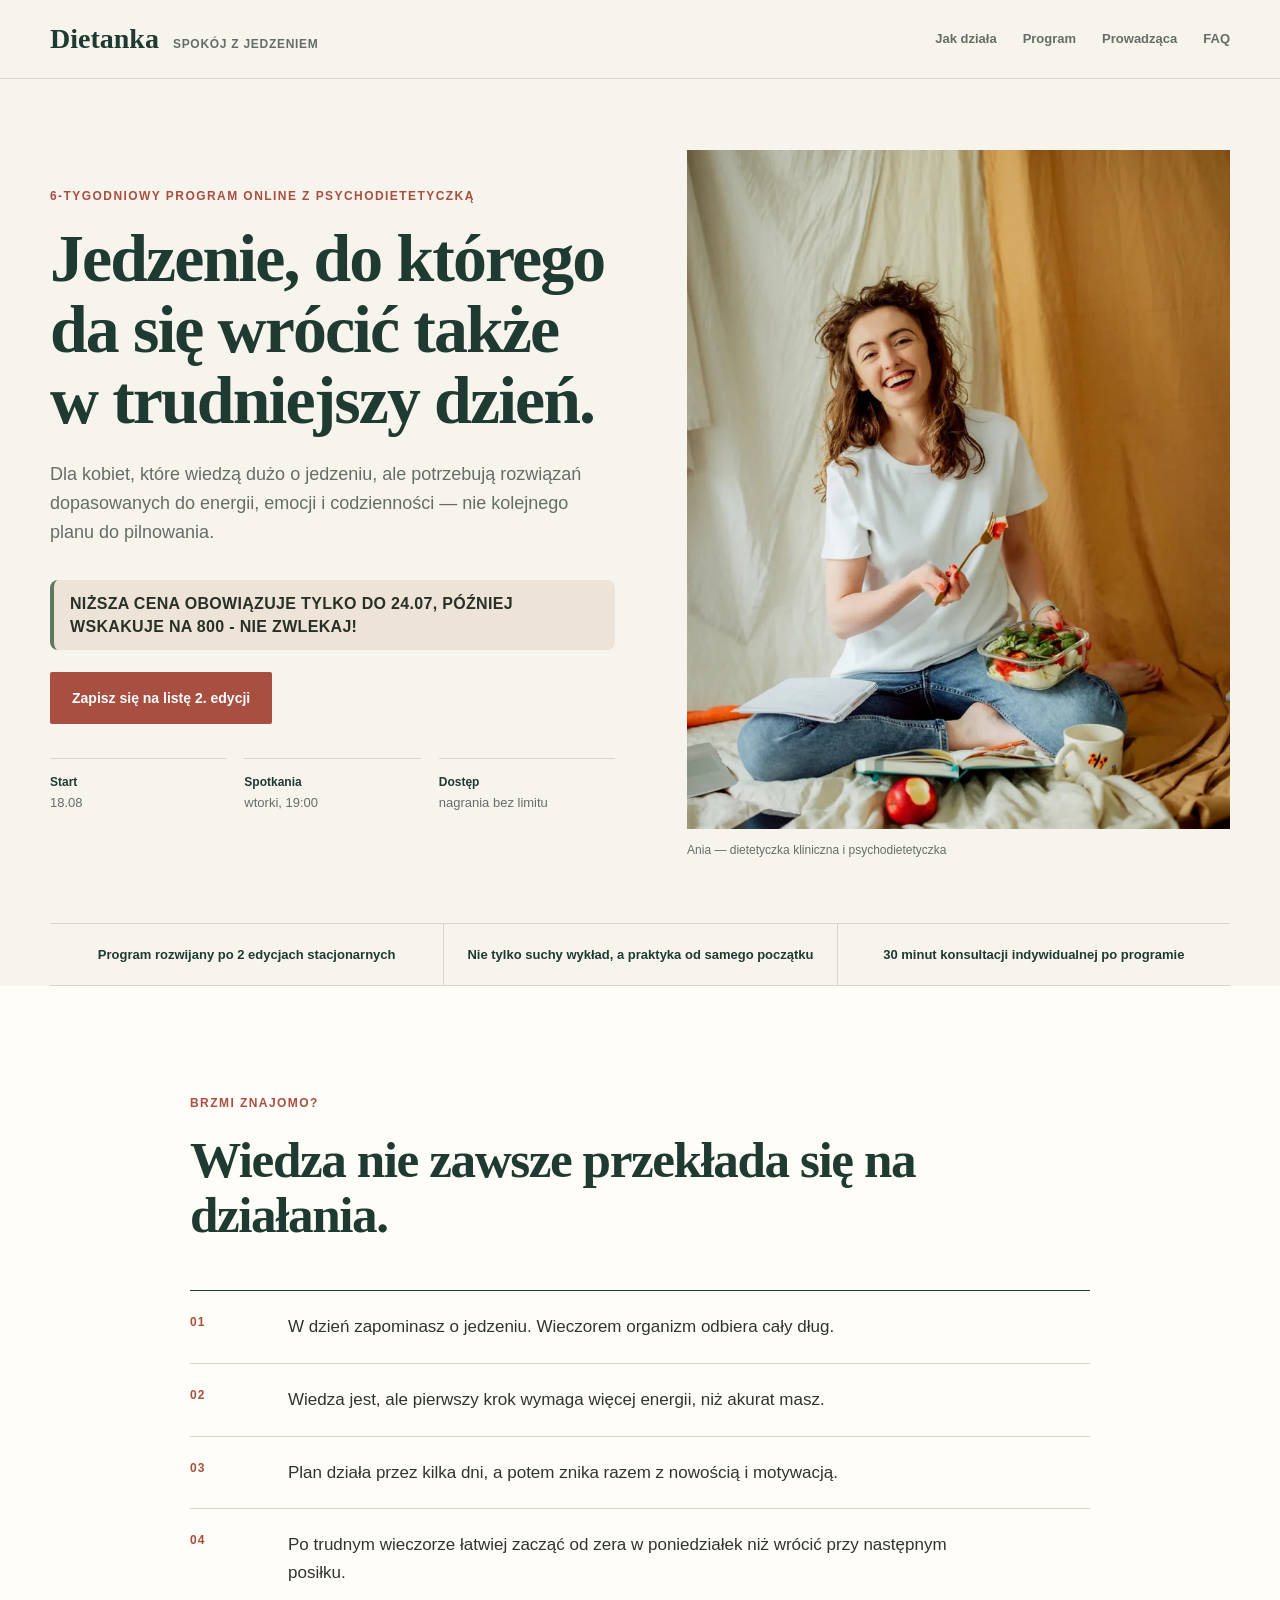
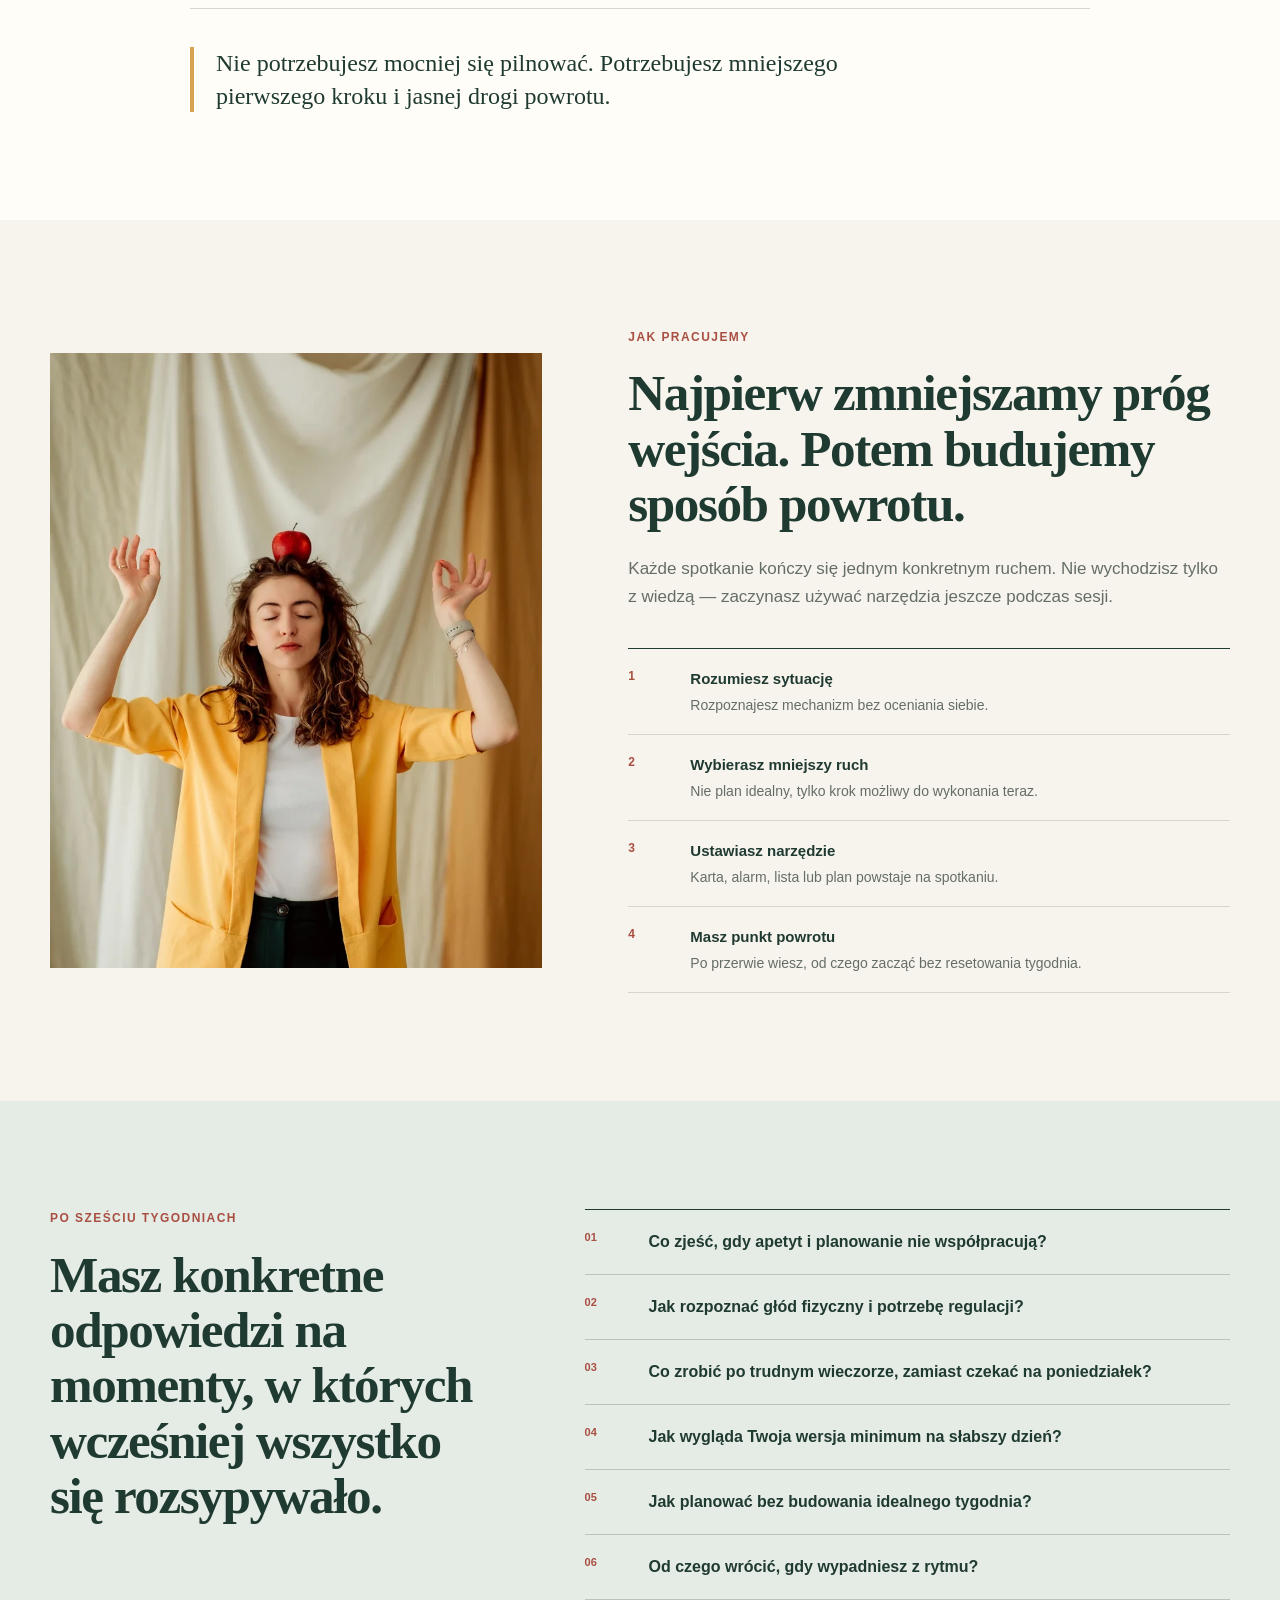
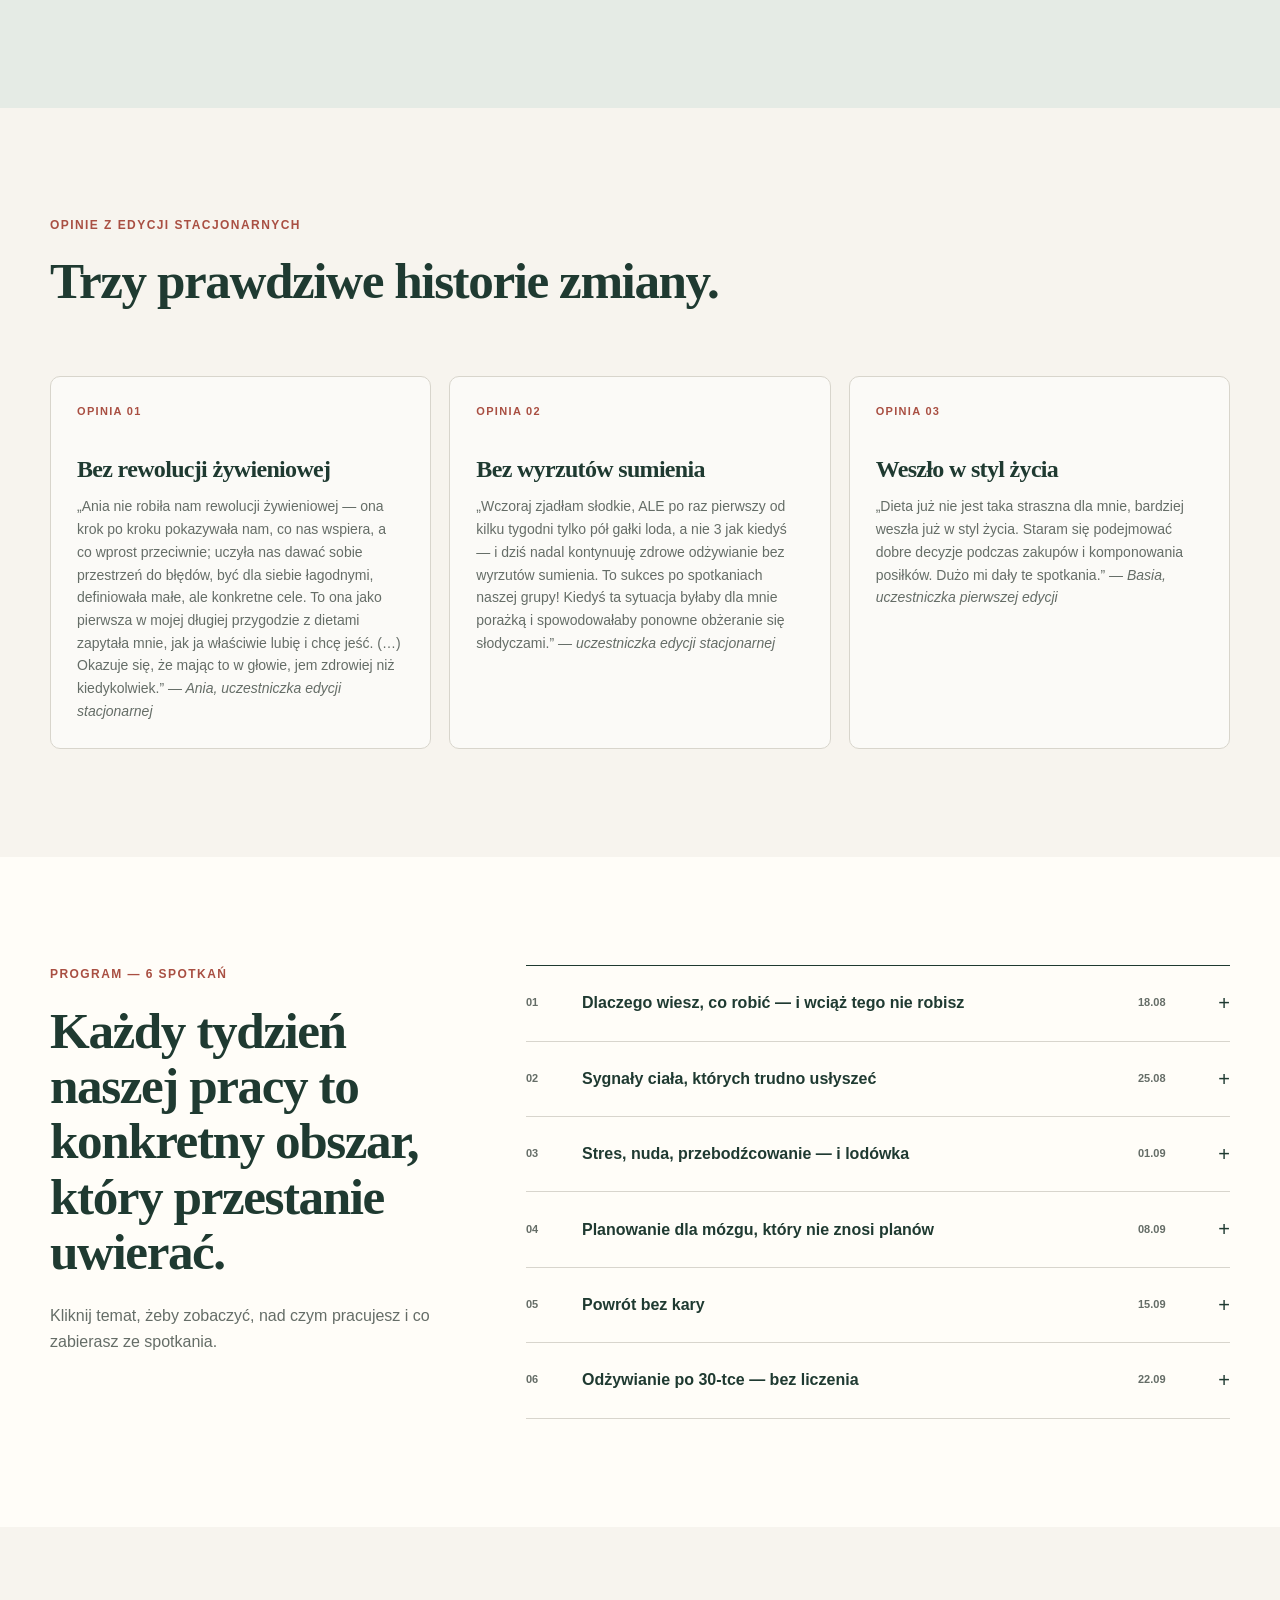
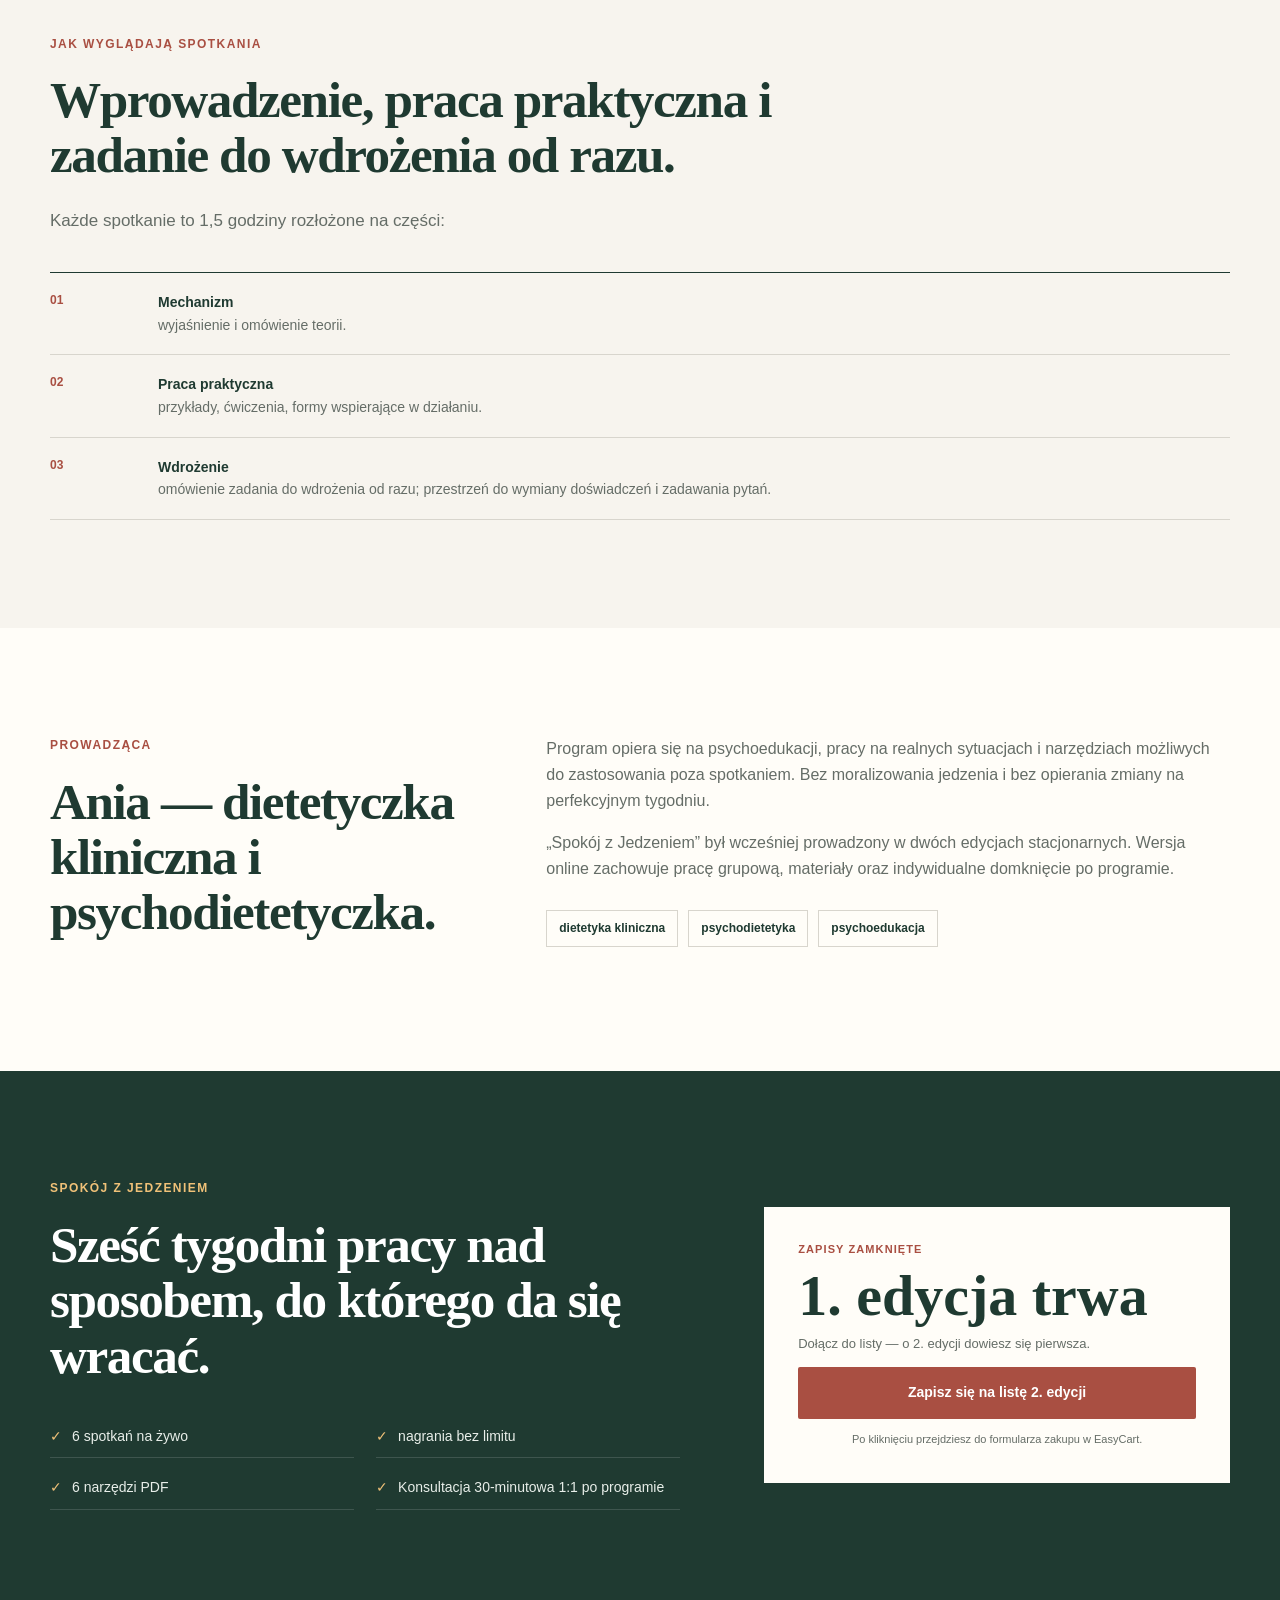
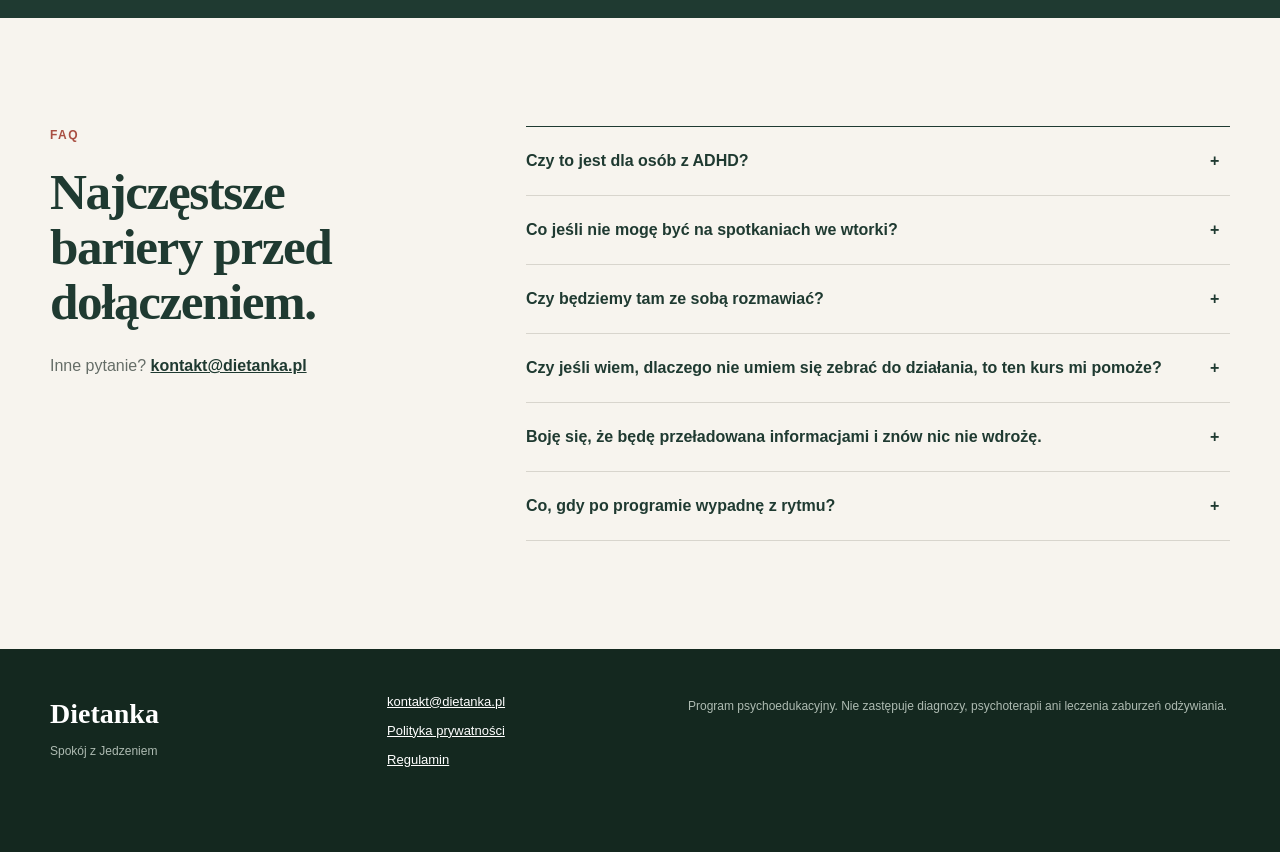
<file: index.html>
<!doctype html>
<html lang="pl">
<head>
  <meta charset="utf-8">
  <meta name="viewport" content="width=device-width, initial-scale=1">
  <meta name="theme-color" content="#1f3a31">
  <meta name="description" content="Spokój z Jedzeniem — 6-tygodniowy program online z psychodietetyczką. Praktyczne narzędzia do jedzenia w realnym życiu.">
  <meta property="og:title" content="Spokój z Jedzeniem — Dietanka">
  <meta property="og:description" content="Jedzenie, do którego da się wrócić także w trudniejszy dzień.">
  <meta property="og:type" content="website">
  <meta property="og:image" content="https://ankasad-gif.github.io/szj/assets/og.png">
  <meta property="og:image:width" content="1200">
  <meta property="og:image:height" content="630">
  <title>Spokój z Jedzeniem — program online | Dietanka</title>
  <style>
:root {
  --bg: #f7f4ee;
  --paper: #fffdf8;
  --ink: #1f3a31;
  --text: #303430;
  --muted: #656d67;
  --line: #d8d5cd;
  --accent: #a94f42;
  --accent-dark: #873e34;
  --honey: #d7a052;
  --soft-green: #e5ebe5;
  --display: "Iowan Old Style", "Palatino Linotype", "Book Antiqua", Georgia, serif;
  --sans: Inter, ui-sans-serif, -apple-system, BlinkMacSystemFont, "Segoe UI", sans-serif;
  --shell: min(100% - 64px, 1180px);
  --radius: 2px;
}

* { box-sizing: border-box; }
html { scroll-behavior: smooth; }
body {
  margin: 0;
  background: var(--bg);
  color: var(--text);
  font-family: var(--sans);
  line-height: 1.62;
  -webkit-font-smoothing: antialiased;
}
img { display: block; width: 100%; height: auto; }
a { color: inherit; }
button, input, textarea, select { font: inherit; }

.skip-link {
  position: fixed;
  z-index: 999;
  left: 16px;
  top: 16px;
  padding: 10px 14px;
  background: white;
  color: var(--ink);
  transform: translateY(-160%);
}
.skip-link:focus { transform: translateY(0); }

.shell { width: var(--shell); margin-inline: auto; }
.narrow-shell { max-width: 900px; }
.section { padding: 108px 0; }

.eyebrow {
  margin: 0 0 18px;
  color: var(--accent);
  font-size: 12px;
  font-weight: 800;
  letter-spacing: .12em;
  text-transform: uppercase;
}
.eyebrow-light { color: #f0c178; }
h1, h2, h3, p { margin-top: 0; }
h1, h2, h3 {
  color: var(--ink);
  font-family: var(--display);
  font-weight: 700;
  letter-spacing: -.028em;
}
h1 {
  max-width: 720px;
  margin-bottom: 24px;
  font-size: clamp(46px, 5.3vw, 74px);
  line-height: 1.04;
}
h2 {
  max-width: 760px;
  margin-bottom: 24px;
  font-size: clamp(34px, 4vw, 54px);
  line-height: 1.08;
}
h3 { font-size: 26px; line-height: 1.18; }

.site-header {
  position: relative;
  z-index: 20;
  border-bottom: 1px solid var(--line);
  background: rgba(247,244,238,.94);
  backdrop-filter: blur(8px);
}
.header-inner {
  display: flex;
  align-items: center;
  justify-content: space-between;
  min-height: 78px;
}
.brand { display: flex; align-items: baseline; gap: 14px; text-decoration: none; }
.brand-word { color: var(--ink); font-family: var(--display); font-size: 28px; font-weight: 700; }
.brand-sub { color: var(--muted); font-size: 12px; font-weight: 700; letter-spacing: .06em; text-transform: uppercase; }
.nav { display: flex; gap: 26px; }
.nav a { color: var(--muted); font-size: 13px; font-weight: 700; text-decoration: none; }
.nav a:hover { color: var(--ink); }

.hero { padding: 64px 0 0; }
.hero-grid {
  display: grid;
  grid-template-columns: minmax(0, 1.02fr) minmax(420px, .98fr);
  gap: 72px;
  align-items: center;
}
.hero-copy { padding: 44px 0 54px; }
.hero-lead {
  max-width: 650px;
  margin-bottom: 32px;
  color: var(--muted);
  font-size: 18px;
}
.button {
  display: inline-flex;
  align-items: center;
  justify-content: center;
  min-height: 52px;
  padding: 13px 22px;
  border: 0;
  border-radius: var(--radius);
  font-size: 14px;
  font-weight: 800;
  text-decoration: none;
  transition: transform .18s ease, background .18s ease;
}
.button:hover { transform: translateY(-2px); }
.button-primary { background: var(--accent); color: white; }
.button-primary:hover { background: var(--accent-dark); }
.button-wide { width: 100%; }
.hero-meta {
  display: grid;
  grid-template-columns: repeat(3, 1fr);
  gap: 18px;
  margin: 34px 0 0;
  padding: 0;
  list-style: none;
}
.hero-meta li { padding-top: 14px; border-top: 1px solid var(--line); }
.hero-meta strong, .hero-meta span { display: block; }
.hero-meta strong { color: var(--ink); font-size: 12px; }
.hero-meta span { color: var(--muted); font-size: 13px; }
.hero-visual { margin: 0; }
.hero-visual picture { display: block; overflow: hidden; aspect-ratio: 4 / 5; background: #e9e4db; }
.hero-visual img { height: 100%; object-fit: cover; object-position: 50% 40%; }
.hero-visual figcaption { padding: 12px 0 0; color: var(--muted); font-size: 12px; }
.credibility {
  display: grid;
  grid-template-columns: repeat(3, 1fr);
  margin-top: 56px;
  border-top: 1px solid var(--line);
  border-bottom: 1px solid var(--line);
}
.credibility span {
  padding: 20px 22px;
  color: var(--ink);
  font-size: 13px;
  font-weight: 750;
  text-align: center;
}
.credibility span + span { border-left: 1px solid var(--line); }

.problem { background: var(--paper); }
.problem h2 { max-width: 820px; }
.scenario-list { margin-top: 48px; border-top: 1px solid var(--ink); }
.scenario-list article {
  display: grid;
  grid-template-columns: 70px 1fr;
  gap: 28px;
  align-items: start;
  padding: 22px 0;
  border-bottom: 1px solid var(--line);
}
.scenario-list span { color: var(--accent); font-size: 12px; font-weight: 800; letter-spacing: .08em; }
.scenario-list p { max-width: 720px; margin: 0; font-size: 17px; }
.relief {
  max-width: 760px;
  margin: 38px 0 0;
  padding-left: 22px;
  border-left: 4px solid var(--honey);
  color: var(--ink);
  font-family: var(--display);
  font-size: 24px;
  line-height: 1.35;
}

.method-grid {
  display: grid;
  grid-template-columns: minmax(380px, .9fr) minmax(0, 1.1fr);
  gap: 86px;
  align-items: center;
}
.method-photo { margin: 0; }
.method-photo picture { display: block; overflow: hidden; aspect-ratio: 4 / 5; background: #eee7db; }
.method-photo img { height: 100%; object-fit: cover; object-position: 50% 35%; }
.section-lead { max-width: 680px; color: var(--muted); font-size: 17px; }
.method-steps { margin: 38px 0 0; padding: 0; list-style: none; border-top: 1px solid var(--ink); }
.method-steps li {
  display: grid;
  grid-template-columns: 44px 1fr;
  gap: 18px;
  padding: 18px 0;
  border-bottom: 1px solid var(--line);
}
.method-steps > li > span { color: var(--accent); font-size: 12px; font-weight: 800; }
.method-steps strong { display: block; color: var(--ink); font-size: 15px; }
.method-steps p { margin: 2px 0 0; color: var(--muted); font-size: 14px; }

.outcomes { background: var(--soft-green); }
.outcomes-grid { display: grid; grid-template-columns: .82fr 1.18fr; gap: 86px; align-items: start; }
.outcome-list { border-top: 1px solid var(--ink); }
.outcome-list article { display: grid; grid-template-columns: 48px 1fr; gap: 16px; padding: 19px 0; border-bottom: 1px solid rgba(31,58,49,.22); }
.outcome-list span { color: var(--accent); font-size: 11px; font-weight: 800; }
.outcome-list p { margin: 0; color: var(--ink); font-weight: 700; }

.proof { background: var(--bg); }
.proof-head { display: grid; grid-template-columns: 1.2fr .8fr; gap: 60px; align-items: end; }
.prototype-note {
  margin: 0;
  padding: 16px 18px;
  border: 1px dashed #a66b60;
  background: #fff8f5;
  color: #7e4e45;
  font-size: 13px;
}
.proof-grid { display: grid; grid-template-columns: repeat(3, 1fr); gap: 18px; margin-top: 44px; }
.proof-grid article { min-height: 230px; padding: 26px; border: 1px solid #d8d5cc; border-radius: 10px; background: rgba(255,255,255,.55); }
.proof-grid article > span { display: block; margin-bottom: 34px; color: var(--accent); font-size: 11px; font-weight: 800; letter-spacing: .12em; }
.proof-grid h3 { margin-bottom: 12px; font-size: 24px; }
.proof-grid p { margin: 0; color: var(--muted); font-size: 14px; }

.program { background: var(--paper); }
.program-grid { display: grid; grid-template-columns: .72fr 1.28fr; gap: 80px; align-items: start; }
.program-intro { position: sticky; top: 36px; }
.program-intro > p:not(.eyebrow) { color: var(--muted); }
.program-list { border-top: 1px solid var(--ink); }
.program-list details { border-bottom: 1px solid var(--line); }
.program-list summary {
  display: grid;
  grid-template-columns: 42px 1fr 58px 20px;
  gap: 14px;
  align-items: center;
  padding: 21px 0;
  color: var(--ink);
  font-weight: 750;
  cursor: pointer;
  list-style: none;
}
.program-list summary::-webkit-details-marker { display: none; }
.program-no, .program-date { color: var(--muted); font-size: 11px; }
.plus { font-size: 20px; font-weight: 400; text-align: right; }
.program-list details > div { padding: 0 78px 22px 56px; color: var(--muted); font-size: 14px; }
.program-list details > div p { margin: 0; }

.participation { background: var(--bg); }
.participation-grid { display: grid; grid-template-columns: 1.15fr .85fr; gap: 86px; align-items: start; }
.timeline { margin-top: 38px; border-top: 1px solid var(--ink); }
.timeline > div { display: grid; grid-template-columns: 86px 1fr; gap: 22px; padding: 18px 0; border-bottom: 1px solid var(--line); }
.timeline time { color: var(--accent); font-size: 12px; font-weight: 800; }
.timeline p { margin: 0; color: var(--muted); font-size: 14px; }
.timeline strong { color: var(--ink); }
.safety-panel { padding: 32px; background: var(--ink); color: #e9efeb; }
.safety-panel .eyebrow { color: #f0c178; }
.safety-panel ul { margin: 0; padding: 0; list-style: none; }
.safety-panel li { padding: 14px 0 14px 24px; border-bottom: 1px solid rgba(255,255,255,.16); position: relative; font-size: 14px; }
.safety-panel li::before { content: "✓"; position: absolute; left: 0; color: #f0c178; }

.about { background: var(--paper); }
.about-grid { display: grid; grid-template-columns: .75fr 1.25fr; gap: 86px; align-items: start; }
.about-copy > p { max-width: 760px; color: var(--muted); font-size: 16px; }
.credential-row { display: flex; flex-wrap: wrap; gap: 10px; margin-top: 28px; }
.credential-row span { padding: 8px 12px; border: 1px solid var(--line); color: var(--ink); font-size: 12px; font-weight: 750; }

.pricing { background: var(--ink); color: #e8eee9; }
.pricing-grid { display: grid; grid-template-columns: 1.15fr minmax(360px, .85fr); gap: 84px; align-items: center; }
.pricing h2 { color: white; }
.pricing-copy ul { display: grid; grid-template-columns: repeat(2, minmax(0,1fr)); gap: 8px 22px; margin: 32px 0 0; padding: 0; list-style: none; }
.pricing-copy li { padding: 10px 0 10px 22px; border-bottom: 1px solid rgba(255,255,255,.14); position: relative; font-size: 14px; }
.pricing-copy li::before { content: "✓"; position: absolute; left: 0; color: #f0c178; }
.price-card { padding: 34px; background: var(--paper); color: var(--text); }
.price-label { margin-bottom: 8px; color: var(--accent); font-size: 11px; font-weight: 800; letter-spacing: .1em; text-transform: uppercase; }
.price-row { display: flex; align-items: baseline; gap: 16px; margin-bottom: 8px; }
.price-row s { color: var(--muted); font-size: 18px; }
.price-row strong { color: var(--ink); font-family: var(--display); font-size: 58px; line-height: 1; }
.price-meta { color: var(--muted); font-size: 13px; }
.checkout-note { margin: 12px 0 0; color: var(--muted); font-size: 11px; text-align: center; }

.faq { background: var(--bg); }
.faq-grid { display: grid; grid-template-columns: .72fr 1.28fr; gap: 80px; align-items: start; }
.faq-heading { position: sticky; top: 36px; }
.faq-heading > p:not(.eyebrow) { color: var(--muted); }
.faq-heading a { color: var(--ink); font-weight: 800; }
.faq-list { border-top: 1px solid var(--ink); }
.faq-list details { border-bottom: 1px solid var(--line); }
.faq-list summary { display: grid; grid-template-columns: 1fr 20px; gap: 18px; padding: 21px 0; color: var(--ink); font-weight: 750; cursor: pointer; list-style: none; }
.faq-list summary::-webkit-details-marker { display: none; }
.faq-list details p { margin: 0; padding: 0 42px 22px 0; color: var(--muted); font-size: 14px; }

.footer { padding: 42px 0 82px; background: #14281f; color: #aebbb2; }
.footer-grid { display: grid; grid-template-columns: .8fr .7fr 1.5fr; gap: 48px; align-items: start; }
.footer .brand-word { color: white; }
.footer p { margin: 6px 0 0; font-size: 12px; }
.footer-grid > div:nth-child(2) { display: flex; flex-direction: column; gap: 8px; }
.footer a { color: white; font-size: 13px; }
.mobile-buy-bar { display: none; }

@media (max-width: 980px) {
  :root { --shell: min(100% - 40px, 900px); }
  .nav { display: none; }
  .hero-grid { grid-template-columns: 1fr 1fr; gap: 42px; }
  .hero-meta { grid-template-columns: 1fr; gap: 8px; }
  .hero-meta li { display: grid; grid-template-columns: 90px 1fr; gap: 10px; }
  .method-grid, .outcomes-grid, .program-grid, .participation-grid, .about-grid, .faq-grid { gap: 50px; }
  .proof-grid { grid-template-columns: 1fr; }
  .proof-grid article { min-height: auto; }
}

@media (max-width: 820px) {
  :root { --shell: min(100% - 30px, 700px); }
  body { padding-bottom: 74px; }
  .section { padding: 82px 0; }
  .header-inner { min-height: 66px; }
  .brand-sub { display: none; }
  .hero { padding-top: 32px; }
  .hero-grid,
  .method-grid,
  .outcomes-grid,
  .program-grid,
  .participation-grid,
  .about-grid,
  .pricing-grid,
  .faq-grid,
  .proof-head { grid-template-columns: 1fr; }
  .hero-copy { padding: 20px 0 16px; }
  h1 { font-size: clamp(42px, 12vw, 58px); line-height: 1.04; }
  h2 { font-size: clamp(32px, 9vw, 44px); line-height: 1.1; }
  .hero-lead { font-size: 16px; }
  .hero-visual { margin-top: 10px; }
  .hero-visual picture { aspect-ratio: 4 / 5; }
  .credibility { grid-template-columns: 1fr; margin-top: 34px; }
  .credibility span { text-align: left; }
  .credibility span + span { border-left: 0; border-top: 1px solid var(--line); }
  .scenario-list article { grid-template-columns: 42px 1fr; gap: 14px; }
  .relief { font-size: 21px; }
  .method-photo { order: 2; }
  .method-copy { order: 1; }
  .outcomes-grid, .program-grid, .participation-grid, .about-grid, .faq-grid { gap: 38px; }
  .program-intro, .faq-heading { position: static; }
  .program-list summary { grid-template-columns: 34px 1fr 48px 18px; gap: 8px; font-size: 14px; }
  .program-list details > div { padding: 0 34px 20px 42px; }
  .timeline > div { grid-template-columns: 72px 1fr; }
  .pricing-grid { gap: 42px; }
  .pricing-copy ul { grid-template-columns: 1fr; }
  .footer-grid { grid-template-columns: 1fr; gap: 24px; }
  .mobile-buy-bar {
    position: fixed;
    z-index: 80;
    left: 0;
    right: 0;
    bottom: 0;
    display: flex;
    align-items: center;
    justify-content: space-between;
    gap: 12px;
    padding: 10px 14px calc(10px + env(safe-area-inset-bottom));
    background: rgba(255,253,248,.97);
    border-top: 1px solid var(--line);
    transform: translateY(120%);
    transition: transform .22s ease;
  }
  .mobile-buy-bar.is-visible { transform: translateY(0); }
  .mobile-buy-bar div { display: flex; flex-direction: column; }
  .mobile-buy-bar small { color: var(--muted); font-size: 10px; }
  .mobile-buy-bar strong { color: var(--ink); font-family: var(--display); font-size: 24px; line-height: 1.1; }
  .mobile-buy-bar .button { min-height: 46px; padding: 10px 18px; }
}

@media (max-width: 520px) {
  :root { --shell: min(100% - 24px, 480px); }
  .section { padding: 70px 0; }
  .brand-word { font-size: 25px; }
  .hero-meta li { grid-template-columns: 76px 1fr; }
  .proof-grid { gap: 12px; }
  .proof-grid article { padding: 22px; }
  .price-card { padding: 26px 22px; }
  .price-row strong { font-size: 52px; }
}

@media (prefers-reduced-motion: reduce) {
  html { scroll-behavior: auto; }
  *, *::before, *::after { transition-duration: .01ms !important; animation-duration: .01ms !important; }
}

/* rozwinięcia programu — punkty ze story-grafik */
.program-list details ul.program-points { margin: 0 0 14px; padding: 0 20px 0 38px; list-style: disc; color: var(--muted); font-size: 14px; display: grid; gap: 6px; }
.program-list details ul.program-points li { line-height: 1.55; }
.program-list details .program-takeaway { margin: 0; padding: 0 20px 20px 20px; font-size: 14px; color: var(--muted); }
.program-list details .program-takeaway strong { color: var(--ink); }

</style>
</head>
<body>
  <a class="skip-link" href="#main">Przejdź do treści</a>

  <header class="site-header">
    <div class="shell header-inner">
      <a class="brand" href="#top" aria-label="Dietanka — początek strony">
        <span class="brand-word">Dietanka</span>
        <span class="brand-sub">Spokój z Jedzeniem</span>
      </a>
      <nav class="nav" aria-label="Główna nawigacja">
        <a href="#jak-dziala">Jak działa</a>
        <a href="#program">Program</a>
        <a href="#ania">Prowadząca</a>
        <a href="#faq">FAQ</a>
      </nav>
    </div>
  </header>

  <main id="main">
    <section class="hero" id="top">
      <div class="shell hero-grid">
        <div class="hero-copy">
          <p class="eyebrow">6-tygodniowy program online z psychodietetyczką</p>
          <h1>Jedzenie, do którego da się wrócić także w trudniejszy dzień.</h1>
          <p class="hero-lead">Dla kobiet, które wiedzą dużo o jedzeniu, ale potrzebują rozwiązań dopasowanych do energii, emocji i codzienności — nie kolejnego planu do pilnowania.</p>
          <p class="hero-urgency" style="margin:16px 0 22px;padding:12px 16px;background:#EDE3D6;border-left:4px solid #5E7A5C;border-radius:8px;font-weight:800;letter-spacing:.02em;color:#283027;line-height:1.45;">NIŻSZA CENA OBOWIĄZUJE TYLKO DO 24.07, PÓŹNIEJ WSKAKUJE NA 800 - NIE ZWLEKAJ!</p>

          <a class="button button-primary" href="https://cart.easy.tools/checkout/45331335/spokoj-z-jedzeniem-edycja-online-start-1808" data-cta="hero">Dołączam do grupy — 650 zł</a>

          <ul class="hero-meta" aria-label="Najważniejsze informacje">
            <li><strong>Start</strong><span>18.08</span></li>
            <li><strong>Spotkania</strong><span>wtorki, 19:00</span></li>
            <li><strong>Dostęp</strong><span>nagrania bez limitu</span></li>
          </ul>
        </div>

        <figure class="hero-visual">
          <picture>
            <source type="image/webp" srcset="assets/ania-hero-480.webp 480w, assets/ania-hero-768.webp 768w, assets/ania-hero-1024.webp 1024w" sizes="(max-width: 820px) 100vw, 48vw">
            <img src="assets/ania-hero.jpg" alt="Ania, prowadząca program, uśmiecha się podczas posiłku" width="1024" height="1536" fetchpriority="high">
          </picture>
          <figcaption>Ania — dietetyczka kliniczna i psychodietetyczka</figcaption>
        </figure>
      </div>

      <div class="shell credibility" aria-label="Najważniejsze elementy programu">
        <span>Program rozwijany po 2 edycjach stacjonarnych</span>
        <span>Nie tylko suchy wykład, a praktyka od samego początku</span>
        <span>30 minut konsultacji indywidualnej po programie</span>
      </div>
    </section>

    <section class="section problem" id="dla-kogo">
      <div class="shell narrow-shell">
        <p class="eyebrow">Brzmi znajomo?</p>
        <h2>Wiedza nie zawsze przekłada się na działania.</h2>
        <div class="scenario-list">
          <article><span>01</span><p>W dzień zapominasz o jedzeniu. Wieczorem organizm odbiera cały dług.</p></article>
          <article><span>02</span><p>Wiedza jest, ale pierwszy krok wymaga więcej energii, niż akurat masz.</p></article>
          <article><span>03</span><p>Plan działa przez kilka dni, a potem znika razem z nowością i motywacją.</p></article>
          <article><span>04</span><p>Po trudnym wieczorze łatwiej zacząć od zera w poniedziałek niż wrócić przy następnym posiłku.</p></article>
        </div>
        <p class="relief">Nie potrzebujesz mocniej się pilnować. Potrzebujesz mniejszego pierwszego kroku i jasnej drogi powrotu.</p>
      </div>
    </section>

    <section class="section method" id="jak-dziala">
      <div class="shell method-grid">
        <figure class="method-photo">
          <picture>
            <source type="image/webp" srcset="assets/ania-balance-480.webp 480w, assets/ania-balance-768.webp 768w, assets/ania-balance-1024.webp 1024w" sizes="(max-width: 860px) 100vw, 43vw">
            <img src="assets/ania-balance.jpg" alt="Ania stoi z jabłkiem na głowie" width="1024" height="1536" loading="lazy">
          </picture>
        </figure>

        <div class="method-copy">
          <p class="eyebrow">Jak pracujemy</p>
          <h2>Najpierw zmniejszamy próg wejścia. Potem budujemy sposób powrotu.</h2>
          <p class="section-lead">Każde spotkanie kończy się jednym konkretnym ruchem. Nie wychodzisz tylko z wiedzą — zaczynasz używać narzędzia jeszcze podczas sesji.</p>

          <ol class="method-steps">
            <li><span>1</span><div><strong>Rozumiesz sytuację</strong><p>Rozpoznajesz mechanizm bez oceniania siebie.</p></div></li>
            <li><span>2</span><div><strong>Wybierasz mniejszy ruch</strong><p>Nie plan idealny, tylko krok możliwy do wykonania teraz.</p></div></li>
            <li><span>3</span><div><strong>Ustawiasz narzędzie</strong><p>Karta, alarm, lista lub plan powstaje na spotkaniu.</p></div></li>
            <li><span>4</span><div><strong>Masz punkt powrotu</strong><p>Po przerwie wiesz, od czego zacząć bez resetowania tygodnia.</p></div></li>
          </ol>
        </div>
      </div>
    </section>

    <section class="section outcomes">
      <div class="shell outcomes-grid">
        <div>
          <p class="eyebrow">Po sześciu tygodniach</p>
          <h2>Masz konkretne odpowiedzi na momenty, w których wcześniej wszystko się rozsypywało.</h2>
        </div>
        <div class="outcome-list">
          <article><span>01</span><p>Co zjeść, gdy apetyt i planowanie nie współpracują?</p></article>
          <article><span>02</span><p>Jak rozpoznać głód fizyczny i potrzebę regulacji?</p></article>
          <article><span>03</span><p>Co zrobić po trudnym wieczorze, zamiast czekać na poniedziałek?</p></article>
          <article><span>04</span><p>Jak wygląda Twoja wersja minimum na słabszy dzień?</p></article>
          <article><span>05</span><p>Jak planować bez budowania idealnego tygodnia?</p></article>
          <article><span>06</span><p>Od czego wrócić, gdy wypadniesz z rytmu?</p></article>
        </div>
      </div>
    </section>

    <section class="section proof" aria-labelledby="proof-title">
      <div class="shell">
        <div class="proof-head">
          <div>
            <p class="eyebrow">Opinie z edycji stacjonarnych</p>
            <h2 id="proof-title">Trzy prawdziwe historie zmiany.</h2>
          </div>
        </div>
        <div class="proof-grid">
          <article><span>OPINIA 01</span><h3>Bez rewolucji żywieniowej</h3><p>„Ania nie robiła nam rewolucji żywieniowej — ona krok po kroku pokazywała nam, co nas wspiera, a co wprost przeciwnie; uczyła nas dawać sobie przestrzeń do błędów, być dla siebie łagodnymi, definiowała małe, ale konkretne cele. To ona jako pierwsza w mojej długiej przygodzie z dietami zapytała mnie, jak ja właściwie lubię i chcę jeść. (…) Okazuje się, że mając to w głowie, jem zdrowiej niż kiedykolwiek.” <em>— Ania, uczestniczka edycji stacjonarnej</em></p></article>
          <article><span>OPINIA 02</span><h3>Bez wyrzutów sumienia</h3><p>„Wczoraj zjadłam słodkie, ALE po raz pierwszy od kilku tygodni tylko pół gałki loda, a nie 3 jak kiedyś — i dziś nadal kontynuuję zdrowe odżywianie bez wyrzutów sumienia. To sukces po spotkaniach naszej grupy! Kiedyś ta sytuacja byłaby dla mnie porażką i spowodowałaby ponowne obżeranie się słodyczami.” <em>— uczestniczka edycji stacjonarnej</em></p></article>
          <article><span>OPINIA 03</span><h3>Weszło w styl życia</h3><p>„Dieta już nie jest taka straszna dla mnie, bardziej weszła już w styl życia. Staram się podejmować dobre decyzje podczas zakupów i komponowania posiłków. Dużo mi dały te spotkania.” <em>— Basia, uczestniczka pierwszej edycji</em></p></article>
        </div>
      </div>
    </section>

    <section class="section program" id="program">
      <div class="shell program-grid">
        <div class="program-intro">
          <p class="eyebrow">Program — 6 spotkań</p>
          <h2>Każdy tydzień naszej pracy to konkretny obszar, który przestanie uwierać.</h2>
          <p>Kliknij temat, żeby zobaczyć, nad czym pracujesz i co zabierasz ze spotkania.</p>
        </div>

        <div class="program-list">
          <details>
            <summary><span class="program-no">01</span><span>Dlaczego wiesz, co robić — i wciąż tego nie robisz</span><span class="program-date">18.08</span><span class="plus" aria-hidden="true">+</span></summary>
            <div><ul class="program-points"><li>Czemu diety nie działają długofalowo</li><li>Jak działa Twój autosabotaż</li><li>Skąd się bierze „od poniedziałku”</li><li>Rozbrajanie przekonań sabotujących raz na zawsze</li></ul><p class="program-takeaway"><strong>Zabierasz ze spotkania:</strong> mapę własnego wzorca i pierwszą małą zmianę uruchomioną od razu.</p></div>
          </details>
          <details>
            <summary><span class="program-no">02</span><span>Sygnały ciała, których trudno usłyszeć</span><span class="program-date">25.08</span><span class="plus" aria-hidden="true">+</span></summary>
            <div><ul class="program-points"><li>Głód fizyczny a głód emocjonalny</li><li>Czemu zapominasz jeść w ciągu dnia i jak się tego uczyć</li><li>Jak przestać jeść wieczorem</li><li>Jak znów usłyszeć sygnały z ciała</li></ul><p class="program-takeaway"><strong>Zabierasz ze spotkania:</strong> mapę swoich sygnałów i jedną kotwicę wspierającą regularność.</p></div>
          </details>
          <details>
            <summary><span class="program-no">03</span><span>Stres, nuda, przebodźcowanie — i lodówka</span><span class="program-date">01.09</span><span class="plus" aria-hidden="true">+</span></summary>
            <div><ul class="program-points"><li>Dlaczego jesz, gdy nie jesteś głodna</li><li>Jak przerwać automat „stres → jedzenie”</li><li>Co robić zamiast tego = metody dobrane do Ciebie</li></ul><p class="program-takeaway"><strong>Zabierasz ze spotkania:</strong> własne menu regulacji i prosty protokół na moment „już otwieram szafkę”.</p></div>
          </details>
          <details>
            <summary><span class="program-no">04</span><span>Planowanie dla mózgu, który nie znosi planów</span><span class="program-date">08.09</span><span class="plus" aria-hidden="true">+</span></summary>
            <div><ul class="program-points"><li>Czemu meal prep u Ciebie nie działa</li><li>Jak zrobić plan, który wytrzymuje gorszy dzień</li><li>Strategia na mniej decyzji i mniej chaosu wokół jedzenia</li></ul><p class="program-takeaway"><strong>Zabierasz ze spotkania:</strong> elastyczny plan oparty na komponentach, nie na idealnym tygodniu.</p></div>
          </details>
          <details>
            <summary><span class="program-no">05</span><span>Powrót bez kary</span><span class="program-date">15.09</span><span class="plus" aria-hidden="true">+</span></summary>
            <div><ul class="program-points"><li>Czy to potknięcie, czy serio porażka?</li><li>Jak wrócić od razu, bez „od poniedziałku”</li><li>Kiedy faktycznie nawyk jest zbudowany?</li></ul><p class="program-takeaway"><strong>Zabierasz ze spotkania:</strong> spisany punkt powrotu i plan „jeśli–to” na swój najczęstszy scenariusz.</p></div>
          </details>
          <details>
            <summary><span class="program-no">06</span><span>Odżywianie po 30-tce — bez liczenia</span><span class="program-date">22.09</span><span class="plus" aria-hidden="true">+</span></summary>
            <div><ul class="program-points"><li>Najważniejsze zasady diety pod potrzeby kobiecego ciała</li><li>Jak wprowadzać te zasady bez spiny</li><li>Składamy Twój plan w solidną całość</li><li>Podsumowanie całego cyklu</li></ul><p class="program-takeaway"><strong>Zabierasz ze spotkania:</strong> kartę czterech filarów i swój plan złożony w całość.</p></div>
          </details>
        </div>
      </div>
    </section>

    <section class="section participation">
      <div class="shell">
        <div>
          <p class="eyebrow">Jak wyglądają spotkania</p>
          <h2>Wprowadzenie, praca praktyczna i zadanie do wdrożenia od razu.</h2>
          <p class="section-lead">Każde spotkanie to 1,5 godziny rozłożone na części:</p>
          <div class="timeline">
            <div><time>01</time><p><strong>Mechanizm</strong><br>wyjaśnienie i omówienie teorii.</p></div>
            <div><time>02</time><p><strong>Praca praktyczna</strong><br>przykłady, ćwiczenia, formy wspierające w działaniu.</p></div>
            <div><time>03</time><p><strong>Wdrożenie</strong><br>omówienie zadania do wdrożenia od razu; przestrzeń do wymiany doświadczeń i zadawania pytań.</p></div>
          </div>
        </div>
      </div>
    </section>

    <section class="section about" id="ania">
      <div class="shell about-grid">
        <div>
          <p class="eyebrow">Prowadząca</p>
          <h2>Ania — dietetyczka kliniczna i psychodietetyczka.</h2>
        </div>
        <div class="about-copy">
          <p>Program opiera się na psychoedukacji, pracy na realnych sytuacjach i narzędziach możliwych do zastosowania poza spotkaniem. Bez moralizowania jedzenia i bez opierania zmiany na perfekcyjnym tygodniu.</p>
          <p>„Spokój z Jedzeniem” był wcześniej prowadzony w dwóch edycjach stacjonarnych. Wersja online zachowuje pracę grupową, materiały oraz indywidualne domknięcie po programie.</p>
          <div class="credential-row" aria-label="Obszary pracy">
            <span>dietetyka kliniczna</span>
            <span>psychodietetyka</span>
            <span>psychoedukacja</span>
          </div>
        </div>
      </div>
    </section>

    <section class="section pricing" id="cena">
      <div class="shell pricing-grid">
        <div class="pricing-copy">
          <p class="eyebrow eyebrow-light">Spokój z Jedzeniem</p>
          <h2>Sześć tygodni pracy nad sposobem, do którego da się wracać.</h2>
          <ul>
            <li>6 spotkań na żywo</li>
            <li>nagrania bez limitu</li>
            <li>6 narzędzi PDF</li>
            <li>Konsultacja 30-minutowa 1:1 po programie</li>
          </ul>
        </div>

        <div class="price-card">
          <p class="price-label">Cena do 24.07</p>
          <div class="price-row"><strong>650 zł</strong></div>
          <p class="price-meta">od 25.07: 800 zł · Start 18.08 · wtorki 19:00</p>
          <a class="button button-primary button-wide" href="https://cart.easy.tools/checkout/45331335/spokoj-z-jedzeniem-edycja-online-start-1808" data-cta="price">Przechodzę do zakupu — 650 zł</a>
          <p class="checkout-note">Po kliknięciu przejdziesz do formularza zakupu w EasyCart.</p>
        </div>
      </div>
    </section>

    <section class="section faq" id="faq">
      <div class="shell faq-grid">
        <div class="faq-heading">
          <p class="eyebrow">FAQ</p>
          <h2>Najczęstsze bariery przed dołączeniem.</h2>
          <p>Inne pytanie? <a href="mailto:kontakt@dietanka.pl">kontakt@dietanka.pl</a></p>
        </div>
        <div class="faq-list">
          <details><summary>Czy to jest dla osób z ADHD?<span aria-hidden="true">+</span></summary><p>Tak — program jest zbudowany pod mózg, który nie współpracuje ze sztywnymi planami: z diagnozą ADHD, z podejrzeniem albo po prostu z takim doświadczeniem. Nikt nie sprawdza legitymacji.</p></details>
          <details><summary>Co jeśli nie mogę być na spotkaniach we wtorki?<span aria-hidden="true">+</span></summary><p>Wszystkie spotkania są nagrywane, a nagrania zostają z Tobą bez limitu. Zadania działają niezależnie od obecności na żywo, a konsultację 1:1 umawiamy w terminie, który Tobie pasuje.</p></details>
          <details><summary>Czy będziemy tam ze sobą rozmawiać?<span aria-hidden="true">+</span></summary><p>Tyle, ile chcesz. Kamera może być wyłączona, a pisanie na czacie jest tak samo dobre jak mówienie — możesz przejść cały program, nie odzywając się ani razu, i wynieść z niego wszystko.</p></details>
          <details><summary>Czy jeśli wiem, dlaczego nie umiem się zebrać do działania, to ten kurs mi pomoże?<span aria-hidden="true">+</span></summary><p>Właśnie dla Ciebie jest ta konstrukcja: część „dlaczego” jest krótka i zawsze kończy się narzędziem, które uruchamiamy razem, jeszcze podczas spotkania. W domu niczego nie zaczynasz od zera — tylko kontynuujesz.</p></details>
          <details><summary>Boję się, że będę przeładowana informacjami i znów nic nie wdrożę.<span aria-hidden="true">+</span></summary><p>Każde spotkanie kończy się jednym konkretnym ruchem, nie listą zadań. Zadania mają zawsze wersję pełną i wersję minimum — a pierwszy krok robimy wspólnie na spotkaniu, więc „zaczynanie” nie zostaje na Twojej głowie.</p></details>
          <details><summary>Co, gdy po programie wypadnę z rytmu?<span aria-hidden="true">+</span></summary><p>To jest wpisane w program: wychodzisz ze spisanym punktem powrotu i planem „jeśli–to” na swój najczęstszy scenariusz. Program uczy wracania — a wracanie zostaje.</p></details>
        </div>
      </div>
    </section>
  </main>

  <footer class="footer">
    <div class="shell footer-grid">
      <div><span class="brand-word">Dietanka</span><p>Spokój z Jedzeniem</p></div>
      <div><a href="mailto:kontakt@dietanka.pl">kontakt@dietanka.pl</a><a href="https://app.easy.tools/policies/45331335">Polityka prywatności</a><a href="https://app.easy.tools/terms/45331335">Regulamin</a></div>
      <p>Program psychoedukacyjny. Nie zastępuje diagnozy, psychoterapii ani leczenia zaburzeń odżywiania.</p>
    </div>
  </footer>

  <aside class="mobile-buy-bar" id="mobileBuy" aria-label="Szybki zakup">
    <div><small>Cena do 24.07</small><strong>650 zł</strong></div>
    <a class="button button-primary" href="https://cart.easy.tools/checkout/45331335/spokoj-z-jedzeniem-edycja-online-start-1808" data-cta="mobile-sticky">Dołączam</a>
  </aside>

  <script>
(() => {
  document.querySelectorAll('details').forEach((detail) => {
    detail.addEventListener('toggle', () => {
      const plus = detail.querySelector('summary > span:last-child');
      if (plus && (plus.textContent === '+' || plus.textContent === '−')) {
        plus.textContent = detail.open ? '−' : '+';
      }
    });
  });

  const mobileBar = document.querySelector('#mobileBuy');
  const method = document.querySelector('#jak-dziala');
  const pricing = document.querySelector('#cena');

  if (mobileBar && method && pricing && 'IntersectionObserver' in window) {
    let passedMethod = false;
    let pricingVisible = false;

    const updateBar = () => {
      mobileBar.classList.toggle('is-visible', passedMethod && !pricingVisible);
    };

    const methodObserver = new IntersectionObserver(([entry]) => {
      passedMethod = entry.boundingClientRect.top < 0 && !entry.isIntersecting;
      updateBar();
    }, { threshold: 0 });

    const pricingObserver = new IntersectionObserver(([entry]) => {
      pricingVisible = entry.isIntersecting;
      updateBar();
    }, { threshold: 0.12 });

    methodObserver.observe(method);
    pricingObserver.observe(pricing);
  }

  // Punkt integracji analityki: zdarzenie jest wysyłane tylko wtedy,
  // gdy na stronie istnieje już skonfigurowany dataLayer (np. GTM/GA4).
  document.querySelectorAll('[data-cta]').forEach((cta) => {
    cta.addEventListener('click', () => {
      if (Array.isArray(window.dataLayer)) {
        window.dataLayer.push({
          event: 'cta_click',
          placement: cta.dataset.cta,
          product: 'spokoj-z-jedzeniem'
        });
      }
    });
  });
})();


/* ============================================================
   FAZY CENOWE — Europe/Warsaw (lato = CEST, UTC+2)
   550 do 15.07 23:59 → 650 do 24.07 23:59 → 800 → zamknięte 18.08
   ============================================================ */
(() => {
  const LINK_LISTA = "https://spokoj.subscribepage.io";
  const LIST_END = Date.UTC(2026, 6, 15, 21, 59, 59);
  const EB_END = Date.UTC(2026, 6, 24, 21, 59, 59);
  const CLOSED_START = Date.UTC(2026, 7, 17, 22, 0, 0);
  const now = Date.now();

  const heroBtn = document.querySelector('[data-cta="hero"]');
  const priceBtn = document.querySelector('[data-cta="price"]');
  const stickyBtn = document.querySelector('[data-cta="mobile-sticky"]');
  const priceLabel = document.querySelector('.price-label');
  const priceNow = document.querySelector('.price-row strong');
  const priceMeta = document.querySelector('.price-meta');
  const barSmall = document.querySelector('#mobileBuy small');
  const barStrong = document.querySelector('#mobileBuy strong');

  const set = (el, txt) => { if (el) el.textContent = txt; };

  if (now <= LIST_END) {
    set(priceLabel, "Cena dla zapisanych na listę · do 15.07");
    set(priceNow, "550 zł");
    set(priceMeta, "od 16.07: 650 zł · od 25.07: 800 zł · Start 18.08 · wtorki 19:00");
    set(heroBtn, "Dołączam do grupy — 550 zł");
    set(priceBtn, "Przechodzę do zakupu — 550 zł");
    set(barSmall, "Cena do 15.07");
    set(barStrong, "550 zł");
  } else if (now <= EB_END) {
    set(priceLabel, "Cena early bird · do 24.07");
    set(priceNow, "650 zł");
    set(priceMeta, "od 25.07: 800 zł · Start 18.08 · wtorki 19:00");
    set(heroBtn, "Dołączam do grupy — 650 zł");
    set(priceBtn, "Przechodzę do zakupu — 650 zł");
    set(barSmall, "Cena do 24.07");
    set(barStrong, "650 zł");
  } else if (now < CLOSED_START) {
    set(priceLabel, "Cena regularna");
    set(priceNow, "800 zł");
    set(priceMeta, "Start 18.08 · wtorki 19:00");
    set(heroBtn, "Dołączam do grupy — 800 zł");
    set(priceBtn, "Przechodzę do zakupu — 800 zł");
    set(barSmall, "Cena");
    set(barStrong, "800 zł");
  } else {
    set(priceLabel, "Zapisy zamknięte");
    set(priceNow, "1. edycja trwa");
    set(priceMeta, "Dołącz do listy — o 2. edycji dowiesz się pierwsza.");
    [heroBtn, priceBtn, stickyBtn].forEach((b) => {
      if (b) { b.textContent = "Zapisz się na listę 2. edycji"; b.href = LINK_LISTA; }
    });
    set(barSmall, "Zapisy zamknięte");
    set(barStrong, "");
  }
})();

</script>
</body>
</html>
</file>
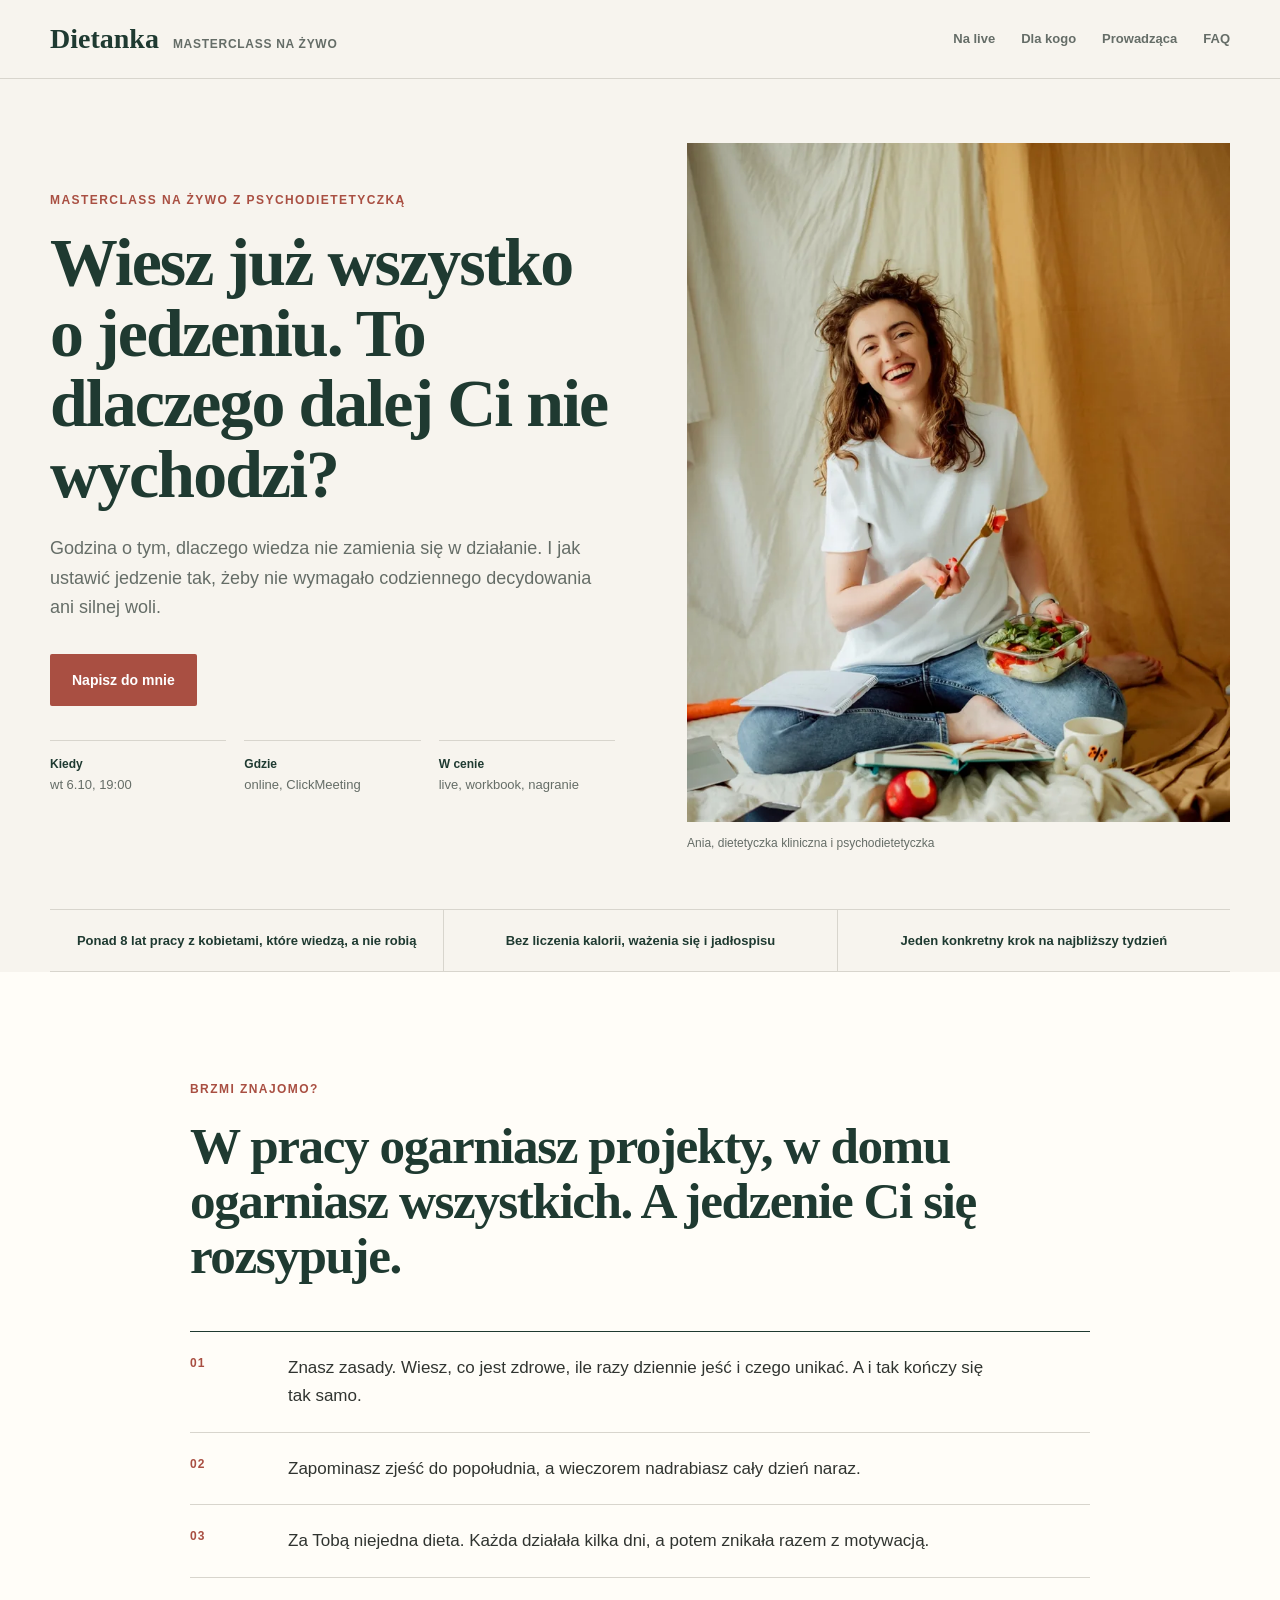
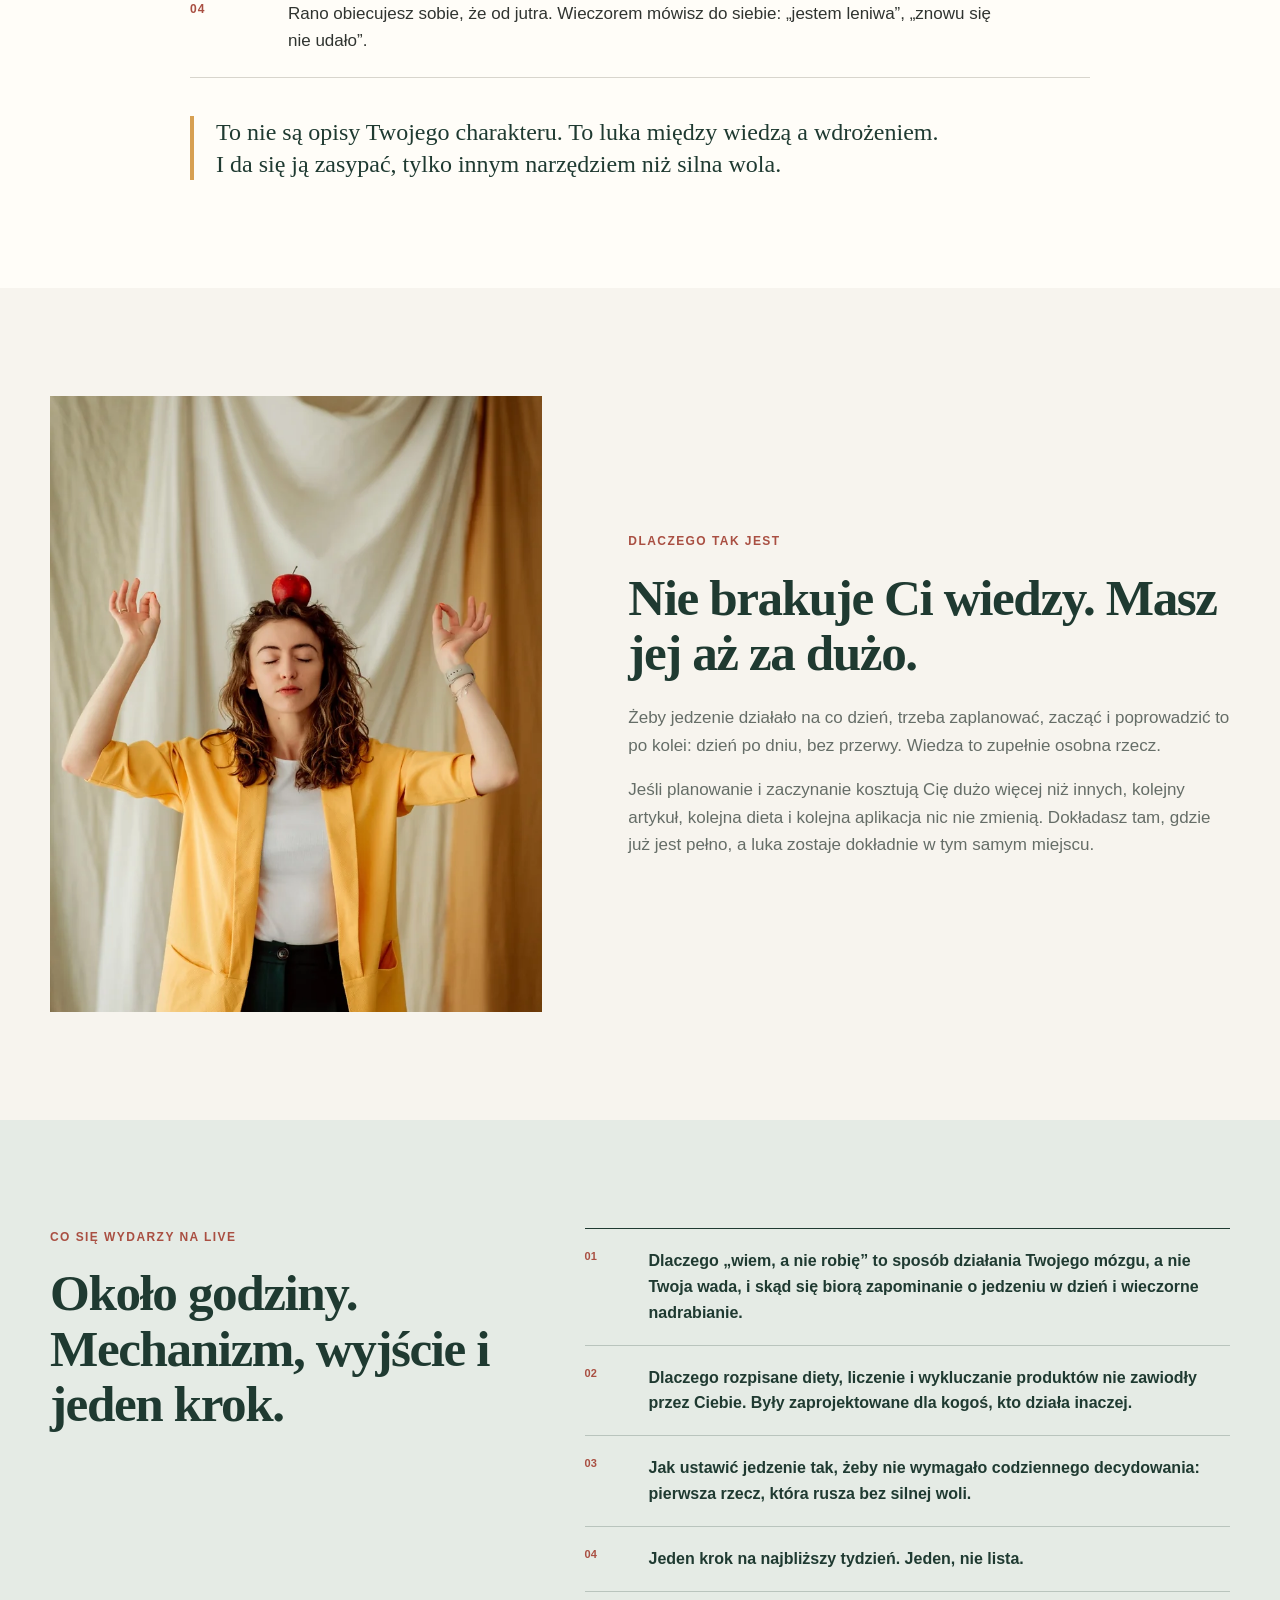
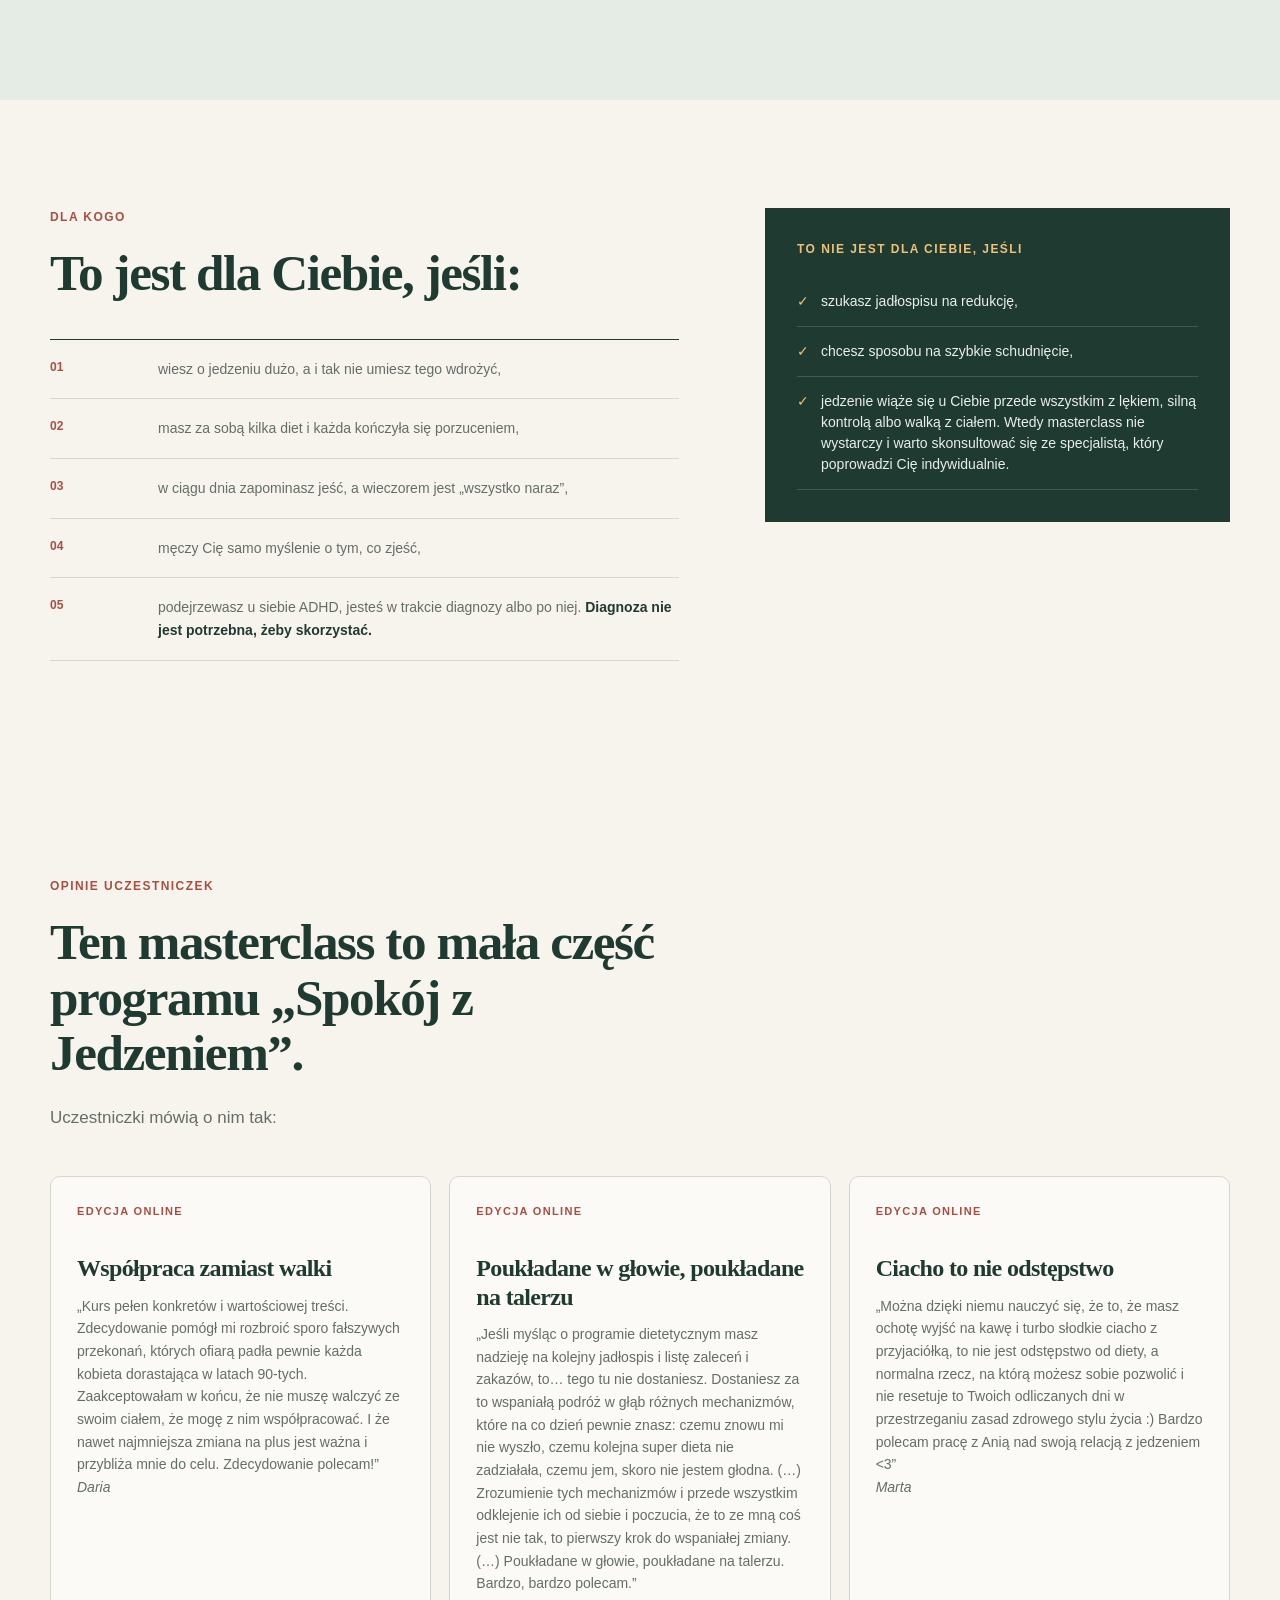
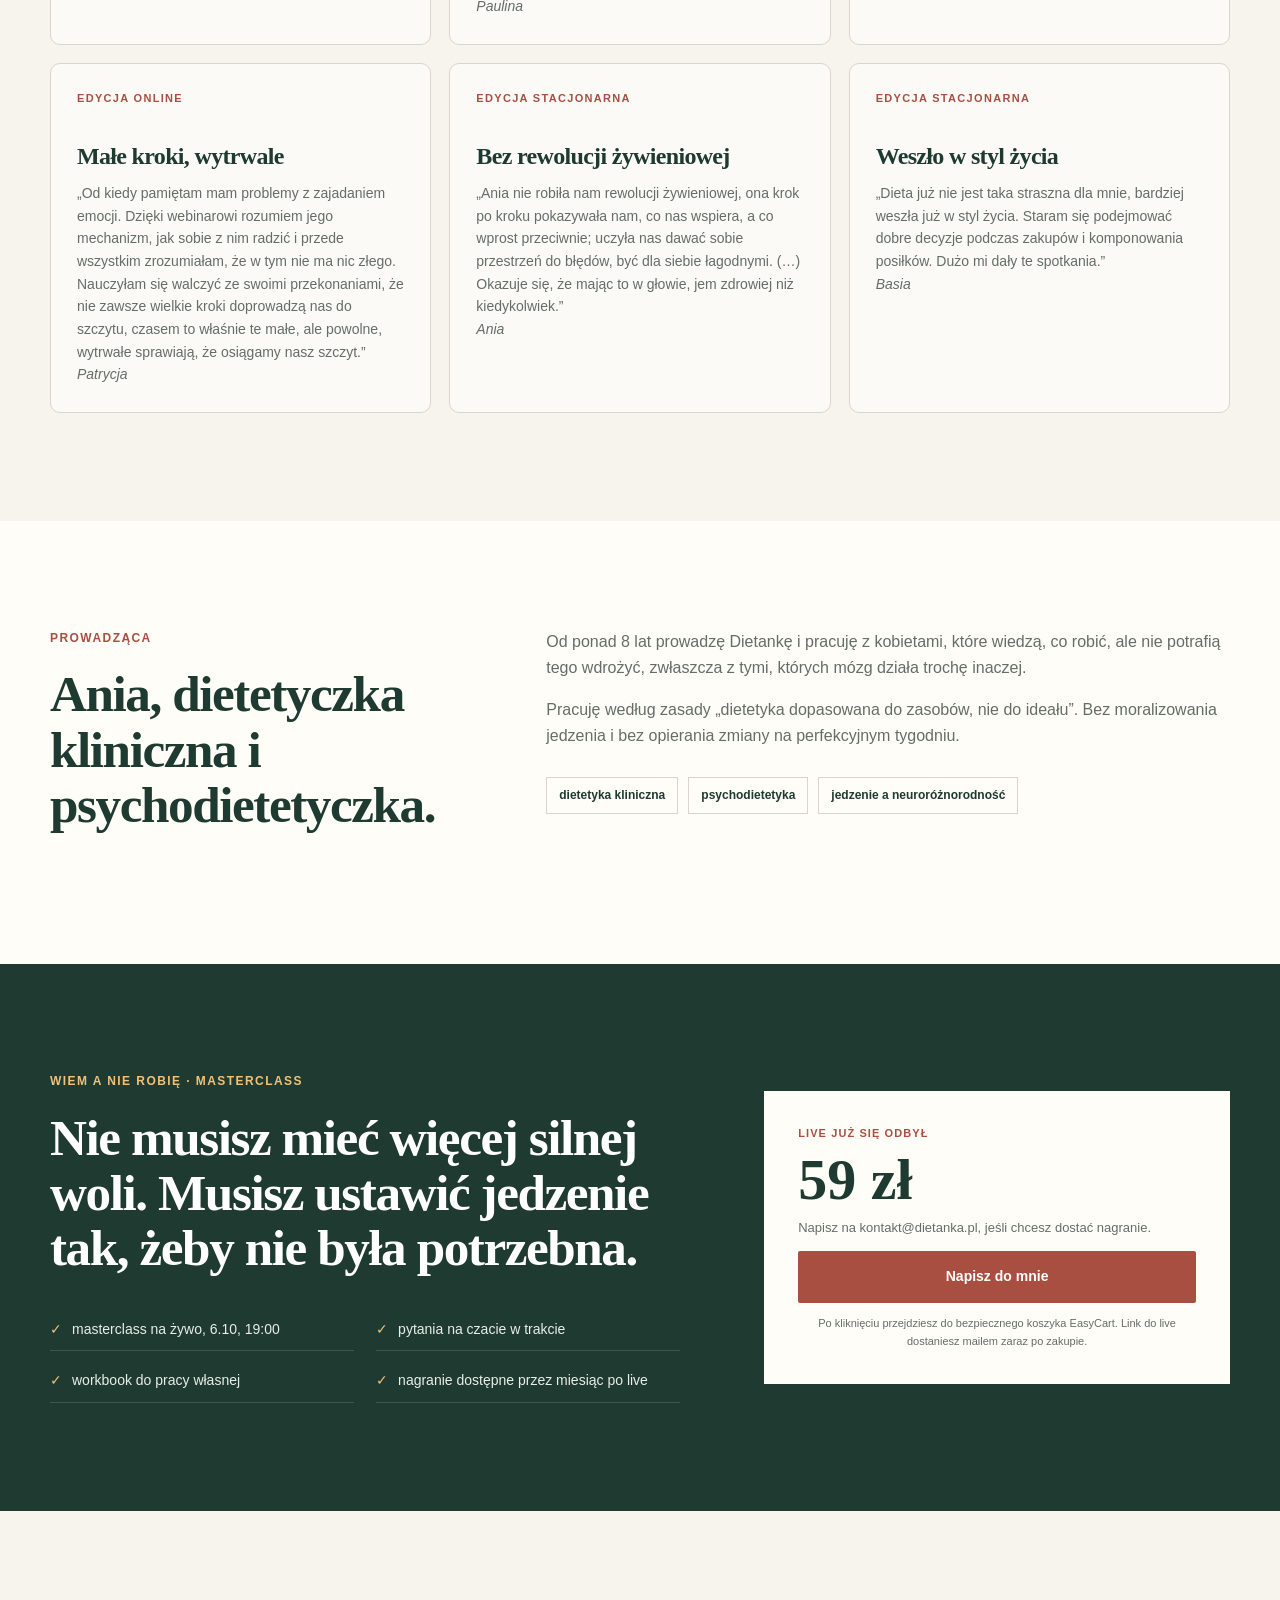
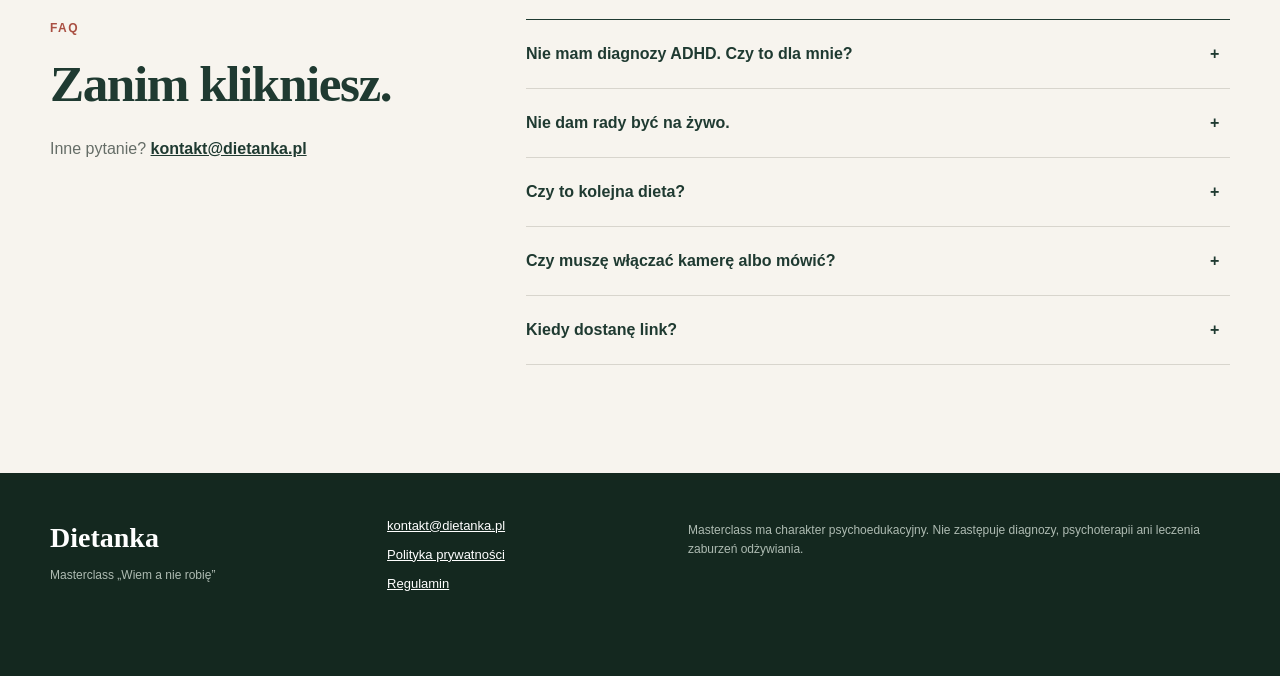
<file: masterclass/index.html>
<!doctype html>
<html lang="pl">
<head>
  <meta charset="utf-8">
  <meta name="viewport" content="width=device-width, initial-scale=1">
  <meta name="theme-color" content="#1f3a31">
  <meta name="description" content="Masterclass na żywo z psychodietetyczką: dlaczego wiesz, co jeść, a dalej Ci nie wychodzi. Wtorek 6.10, 19:00, online. 59 zł z workbookiem i nagraniem.">
  <meta property="og:title" content="Wiesz już wszystko o jedzeniu. To dlaczego dalej Ci nie wychodzi?">
  <meta property="og:description" content="Masterclass na żywo · wt 6.10, 19:00 · online · 59 zł (workbook i nagranie w cenie).">
  <meta property="og:type" content="website">
  <meta property="og:image" content="https://ankasad-gif.github.io/szj/assets/ania-hero-1024.webp">
  <title>Wiem a nie robię: masterclass na żywo | Dietanka</title>
  <style>
:root {
  --bg: #f7f4ee;
  --paper: #fffdf8;
  --ink: #1f3a31;
  --text: #303430;
  --muted: #656d67;
  --line: #d8d5cd;
  --accent: #a94f42;
  --accent-dark: #873e34;
  --honey: #d7a052;
  --soft-green: #e5ebe5;
  --display: "Iowan Old Style", "Palatino Linotype", "Book Antiqua", Georgia, serif;
  --sans: Inter, ui-sans-serif, -apple-system, BlinkMacSystemFont, "Segoe UI", sans-serif;
  --shell: min(100% - 64px, 1180px);
  --radius: 2px;
}

* { box-sizing: border-box; }
html { scroll-behavior: smooth; }
body {
  margin: 0;
  background: var(--bg);
  color: var(--text);
  font-family: var(--sans);
  line-height: 1.62;
  -webkit-font-smoothing: antialiased;
}
img { display: block; width: 100%; height: auto; }
a { color: inherit; }
button, input, textarea, select { font: inherit; }

.skip-link {
  position: fixed;
  z-index: 999;
  left: 16px;
  top: 16px;
  padding: 10px 14px;
  background: white;
  color: var(--ink);
  transform: translateY(-160%);
}
.skip-link:focus { transform: translateY(0); }

.shell { width: var(--shell); margin-inline: auto; }
.narrow-shell { max-width: 900px; }
.section { padding: 108px 0; }

.eyebrow {
  margin: 0 0 18px;
  color: var(--accent);
  font-size: 12px;
  font-weight: 800;
  letter-spacing: .12em;
  text-transform: uppercase;
}
.eyebrow-light { color: #f0c178; }
h1, h2, h3, p { margin-top: 0; }
h1, h2, h3 {
  color: var(--ink);
  font-family: var(--display);
  font-weight: 700;
  letter-spacing: -.028em;
}
h1 {
  max-width: 720px;
  margin-bottom: 24px;
  font-size: clamp(46px, 5.3vw, 74px);
  line-height: 1.04;
}
h2 {
  max-width: 760px;
  margin-bottom: 24px;
  font-size: clamp(34px, 4vw, 54px);
  line-height: 1.08;
}
h3 { font-size: 26px; line-height: 1.18; }

.site-header {
  position: relative;
  z-index: 20;
  border-bottom: 1px solid var(--line);
  background: rgba(247,244,238,.94);
  backdrop-filter: blur(8px);
}
.header-inner {
  display: flex;
  align-items: center;
  justify-content: space-between;
  min-height: 78px;
}
.brand { display: flex; align-items: baseline; gap: 14px; text-decoration: none; }
.brand-word { color: var(--ink); font-family: var(--display); font-size: 28px; font-weight: 700; }
.brand-sub { color: var(--muted); font-size: 12px; font-weight: 700; letter-spacing: .06em; text-transform: uppercase; }
.nav { display: flex; gap: 26px; }
.nav a { color: var(--muted); font-size: 13px; font-weight: 700; text-decoration: none; }
.nav a:hover { color: var(--ink); }

.hero { padding: 64px 0 0; }
.hero-grid {
  display: grid;
  grid-template-columns: minmax(0, 1.02fr) minmax(420px, .98fr);
  gap: 72px;
  align-items: center;
}
.hero-copy { padding: 44px 0 54px; }
.hero-lead {
  max-width: 650px;
  margin-bottom: 32px;
  color: var(--muted);
  font-size: 18px;
}
.button {
  display: inline-flex;
  align-items: center;
  justify-content: center;
  min-height: 52px;
  padding: 13px 22px;
  border: 0;
  border-radius: var(--radius);
  font-size: 14px;
  font-weight: 800;
  text-decoration: none;
  transition: transform .18s ease, background .18s ease;
}
.button:hover { transform: translateY(-2px); }
.button-primary { background: var(--accent); color: white; }
.button-primary:hover { background: var(--accent-dark); }
.button-wide { width: 100%; }
.hero-meta {
  display: grid;
  grid-template-columns: repeat(3, 1fr);
  gap: 18px;
  margin: 34px 0 0;
  padding: 0;
  list-style: none;
}
.hero-meta li { padding-top: 14px; border-top: 1px solid var(--line); }
.hero-meta strong, .hero-meta span { display: block; }
.hero-meta strong { color: var(--ink); font-size: 12px; }
.hero-meta span { color: var(--muted); font-size: 13px; }
.hero-visual { margin: 0; }
.hero-visual picture { display: block; overflow: hidden; aspect-ratio: 4 / 5; background: #e9e4db; }
.hero-visual img { height: 100%; object-fit: cover; object-position: 50% 40%; }
.hero-visual figcaption { padding: 12px 0 0; color: var(--muted); font-size: 12px; }
.credibility {
  display: grid;
  grid-template-columns: repeat(3, 1fr);
  margin-top: 56px;
  border-top: 1px solid var(--line);
  border-bottom: 1px solid var(--line);
}
.credibility span {
  padding: 20px 22px;
  color: var(--ink);
  font-size: 13px;
  font-weight: 750;
  text-align: center;
}
.credibility span + span { border-left: 1px solid var(--line); }

.problem { background: var(--paper); }
.problem h2 { max-width: 820px; }
.scenario-list { margin-top: 48px; border-top: 1px solid var(--ink); }
.scenario-list article {
  display: grid;
  grid-template-columns: 70px 1fr;
  gap: 28px;
  align-items: start;
  padding: 22px 0;
  border-bottom: 1px solid var(--line);
}
.scenario-list span { color: var(--accent); font-size: 12px; font-weight: 800; letter-spacing: .08em; }
.scenario-list p { max-width: 720px; margin: 0; font-size: 17px; }
.relief {
  max-width: 760px;
  margin: 38px 0 0;
  padding-left: 22px;
  border-left: 4px solid var(--honey);
  color: var(--ink);
  font-family: var(--display);
  font-size: 24px;
  line-height: 1.35;
}

.method-grid {
  display: grid;
  grid-template-columns: minmax(380px, .9fr) minmax(0, 1.1fr);
  gap: 86px;
  align-items: center;
}
.method-photo { margin: 0; }
.method-photo picture { display: block; overflow: hidden; aspect-ratio: 4 / 5; background: #eee7db; }
.method-photo img { height: 100%; object-fit: cover; object-position: 50% 35%; }
.section-lead { max-width: 680px; color: var(--muted); font-size: 17px; }
.method-steps { margin: 38px 0 0; padding: 0; list-style: none; border-top: 1px solid var(--ink); }
.method-steps li {
  display: grid;
  grid-template-columns: 44px 1fr;
  gap: 18px;
  padding: 18px 0;
  border-bottom: 1px solid var(--line);
}
.method-steps > li > span { color: var(--accent); font-size: 12px; font-weight: 800; }
.method-steps strong { display: block; color: var(--ink); font-size: 15px; }
.method-steps p { margin: 2px 0 0; color: var(--muted); font-size: 14px; }

.outcomes { background: var(--soft-green); }
.outcomes-grid { display: grid; grid-template-columns: .82fr 1.18fr; gap: 86px; align-items: start; }
.outcome-list { border-top: 1px solid var(--ink); }
.outcome-list article { display: grid; grid-template-columns: 48px 1fr; gap: 16px; padding: 19px 0; border-bottom: 1px solid rgba(31,58,49,.22); }
.outcome-list span { color: var(--accent); font-size: 11px; font-weight: 800; }
.outcome-list p { margin: 0; color: var(--ink); font-weight: 700; }

.proof { background: var(--bg); }
.proof-head { display: grid; grid-template-columns: 1.2fr .8fr; gap: 60px; align-items: end; }
.prototype-note {
  margin: 0;
  padding: 16px 18px;
  border: 1px dashed #a66b60;
  background: #fff8f5;
  color: #7e4e45;
  font-size: 13px;
}
.proof-grid { display: grid; grid-template-columns: repeat(3, 1fr); gap: 18px; margin-top: 44px; }
.proof-grid article { min-height: 230px; padding: 26px; border: 1px solid #d8d5cc; border-radius: 10px; background: rgba(255,255,255,.55); }
.proof-grid article > span { display: block; margin-bottom: 34px; color: var(--accent); font-size: 11px; font-weight: 800; letter-spacing: .12em; }
.proof-grid h3 { margin-bottom: 12px; font-size: 24px; }
.proof-grid p { margin: 0; color: var(--muted); font-size: 14px; }

.program { background: var(--paper); }
.program-grid { display: grid; grid-template-columns: .72fr 1.28fr; gap: 80px; align-items: start; }
.program-intro { position: sticky; top: 36px; }
.program-intro > p:not(.eyebrow) { color: var(--muted); }
.program-list { border-top: 1px solid var(--ink); }
.program-list details { border-bottom: 1px solid var(--line); }
.program-list summary {
  display: grid;
  grid-template-columns: 42px 1fr 58px 20px;
  gap: 14px;
  align-items: center;
  padding: 21px 0;
  color: var(--ink);
  font-weight: 750;
  cursor: pointer;
  list-style: none;
}
.program-list summary::-webkit-details-marker { display: none; }
.program-no, .program-date { color: var(--muted); font-size: 11px; }
.plus { font-size: 20px; font-weight: 400; text-align: right; }
.program-list details > div { padding: 0 78px 22px 56px; color: var(--muted); font-size: 14px; }
.program-list details > div p { margin: 0; }

.participation { background: var(--bg); }
.participation-grid { display: grid; grid-template-columns: 1.15fr .85fr; gap: 86px; align-items: start; }
.timeline { margin-top: 38px; border-top: 1px solid var(--ink); }
.timeline > div { display: grid; grid-template-columns: 86px 1fr; gap: 22px; padding: 18px 0; border-bottom: 1px solid var(--line); }
.timeline time { color: var(--accent); font-size: 12px; font-weight: 800; }
.timeline p { margin: 0; color: var(--muted); font-size: 14px; }
.timeline strong { color: var(--ink); }
.safety-panel { padding: 32px; background: var(--ink); color: #e9efeb; }
.safety-panel .eyebrow { color: #f0c178; }
.safety-panel ul { margin: 0; padding: 0; list-style: none; }
.safety-panel li { padding: 14px 0 14px 24px; border-bottom: 1px solid rgba(255,255,255,.16); position: relative; font-size: 14px; }
.safety-panel li::before { content: "✓"; position: absolute; left: 0; color: #f0c178; }

.about { background: var(--paper); }
.about-grid { display: grid; grid-template-columns: .75fr 1.25fr; gap: 86px; align-items: start; }
.about-copy > p { max-width: 760px; color: var(--muted); font-size: 16px; }
.credential-row { display: flex; flex-wrap: wrap; gap: 10px; margin-top: 28px; }
.credential-row span { padding: 8px 12px; border: 1px solid var(--line); color: var(--ink); font-size: 12px; font-weight: 750; }

.pricing { background: var(--ink); color: #e8eee9; }
.pricing-grid { display: grid; grid-template-columns: 1.15fr minmax(360px, .85fr); gap: 84px; align-items: center; }
.pricing h2 { color: white; }
.pricing-copy ul { display: grid; grid-template-columns: repeat(2, minmax(0,1fr)); gap: 8px 22px; margin: 32px 0 0; padding: 0; list-style: none; }
.pricing-copy li { padding: 10px 0 10px 22px; border-bottom: 1px solid rgba(255,255,255,.14); position: relative; font-size: 14px; }
.pricing-copy li::before { content: "✓"; position: absolute; left: 0; color: #f0c178; }
.price-card { padding: 34px; background: var(--paper); color: var(--text); }
.price-label { margin-bottom: 8px; color: var(--accent); font-size: 11px; font-weight: 800; letter-spacing: .1em; text-transform: uppercase; }
.price-row { display: flex; align-items: baseline; gap: 16px; margin-bottom: 8px; }
.price-row s { color: var(--muted); font-size: 18px; }
.price-row strong { color: var(--ink); font-family: var(--display); font-size: 58px; line-height: 1; }
.price-meta { color: var(--muted); font-size: 13px; }
.checkout-note { margin: 12px 0 0; color: var(--muted); font-size: 11px; text-align: center; }

.faq { background: var(--bg); }
.faq-grid { display: grid; grid-template-columns: .72fr 1.28fr; gap: 80px; align-items: start; }
.faq-heading { position: sticky; top: 36px; }
.faq-heading > p:not(.eyebrow) { color: var(--muted); }
.faq-heading a { color: var(--ink); font-weight: 800; }
.faq-list { border-top: 1px solid var(--ink); }
.faq-list details { border-bottom: 1px solid var(--line); }
.faq-list summary { display: grid; grid-template-columns: 1fr 20px; gap: 18px; padding: 21px 0; color: var(--ink); font-weight: 750; cursor: pointer; list-style: none; }
.faq-list summary::-webkit-details-marker { display: none; }
.faq-list details p { margin: 0; padding: 0 42px 22px 0; color: var(--muted); font-size: 14px; }

.footer { padding: 42px 0 82px; background: #14281f; color: #aebbb2; }
.footer-grid { display: grid; grid-template-columns: .8fr .7fr 1.5fr; gap: 48px; align-items: start; }
.footer .brand-word { color: white; }
.footer p { margin: 6px 0 0; font-size: 12px; }
.footer-grid > div:nth-child(2) { display: flex; flex-direction: column; gap: 8px; }
.footer a { color: white; font-size: 13px; }
.mobile-buy-bar { display: none; }

@media (max-width: 980px) {
  :root { --shell: min(100% - 40px, 900px); }
  .nav { display: none; }
  .hero-grid { grid-template-columns: 1fr 1fr; gap: 42px; }
  .hero-meta { grid-template-columns: 1fr; gap: 8px; }
  .hero-meta li { display: grid; grid-template-columns: 90px 1fr; gap: 10px; }
  .method-grid, .outcomes-grid, .program-grid, .participation-grid, .about-grid, .faq-grid { gap: 50px; }
  .proof-grid { grid-template-columns: 1fr; }
  .proof-grid article { min-height: auto; }
}

@media (max-width: 820px) {
  :root { --shell: min(100% - 30px, 700px); }
  body { padding-bottom: 74px; }
  .section { padding: 82px 0; }
  .header-inner { min-height: 66px; }
  .brand-sub { display: none; }
  .hero { padding-top: 32px; }
  .hero-grid,
  .method-grid,
  .outcomes-grid,
  .program-grid,
  .participation-grid,
  .about-grid,
  .pricing-grid,
  .faq-grid,
  .proof-head { grid-template-columns: 1fr; }
  .hero-copy { padding: 20px 0 16px; }
  h1 { font-size: clamp(42px, 12vw, 58px); line-height: 1.04; }
  h2 { font-size: clamp(32px, 9vw, 44px); line-height: 1.1; }
  .hero-lead { font-size: 16px; }
  .hero-visual { margin-top: 10px; }
  .hero-visual picture { aspect-ratio: 4 / 5; }
  .credibility { grid-template-columns: 1fr; margin-top: 34px; }
  .credibility span { text-align: left; }
  .credibility span + span { border-left: 0; border-top: 1px solid var(--line); }
  .scenario-list article { grid-template-columns: 42px 1fr; gap: 14px; }
  .relief { font-size: 21px; }
  .method-photo { order: 2; }
  .method-copy { order: 1; }
  .outcomes-grid, .program-grid, .participation-grid, .about-grid, .faq-grid { gap: 38px; }
  .program-intro, .faq-heading { position: static; }
  .program-list summary { grid-template-columns: 34px 1fr 48px 18px; gap: 8px; font-size: 14px; }
  .program-list details > div { padding: 0 34px 20px 42px; }
  .timeline > div { grid-template-columns: 72px 1fr; }
  .pricing-grid { gap: 42px; }
  .pricing-copy ul { grid-template-columns: 1fr; }
  .footer-grid { grid-template-columns: 1fr; gap: 24px; }
  .mobile-buy-bar {
    position: fixed;
    z-index: 80;
    left: 0;
    right: 0;
    bottom: 0;
    display: flex;
    align-items: center;
    justify-content: space-between;
    gap: 12px;
    padding: 10px 14px calc(10px + env(safe-area-inset-bottom));
    background: rgba(255,253,248,.97);
    border-top: 1px solid var(--line);
    transform: translateY(120%);
    transition: transform .22s ease;
  }
  .mobile-buy-bar.is-visible { transform: translateY(0); }
  .mobile-buy-bar div { display: flex; flex-direction: column; }
  .mobile-buy-bar small { color: var(--muted); font-size: 10px; }
  .mobile-buy-bar strong { color: var(--ink); font-family: var(--display); font-size: 24px; line-height: 1.1; }
  .mobile-buy-bar .button { min-height: 46px; padding: 10px 18px; }
}

@media (max-width: 520px) {
  :root { --shell: min(100% - 24px, 480px); }
  .section { padding: 70px 0; }
  .brand-word { font-size: 25px; }
  .hero-meta li { grid-template-columns: 76px 1fr; }
  .proof-grid { gap: 12px; }
  .proof-grid article { padding: 22px; }
  .price-card { padding: 26px 22px; }
  .price-row strong { font-size: 52px; }
}

@media (prefers-reduced-motion: reduce) {
  html { scroll-behavior: auto; }
  *, *::before, *::after { transition-duration: .01ms !important; animation-duration: .01ms !important; }
}

/* rozwinięcia programu — punkty ze story-grafik */
.program-list details ul.program-points { margin: 0 0 14px; padding: 0 20px 0 38px; list-style: disc; color: var(--muted); font-size: 14px; display: grid; gap: 6px; }
.program-list details ul.program-points li { line-height: 1.55; }
.program-list details .program-takeaway { margin: 0; padding: 0 20px 20px 20px; font-size: 14px; color: var(--muted); }
.program-list details .program-takeaway strong { color: var(--ink); }


.participation-grid { align-items: start; }
.safety-panel li { line-height: 1.5; }
.outcome-list p { font-weight: 600; }
.proof-head .section-lead { margin: 0; }
</style>
</head>
<body>
  <a class="skip-link" href="#main">Przejdź do treści</a>

  <header class="site-header">
    <div class="shell header-inner">
      <a class="brand" href="#top" aria-label="Dietanka, początek strony">
        <span class="brand-word">Dietanka</span>
        <span class="brand-sub">Masterclass na żywo</span>
      </a>
      <nav class="nav" aria-label="Główna nawigacja">
        <a href="#co-sie-wydarzy">Na live</a>
        <a href="#dla-kogo">Dla kogo</a>
        <a href="#ania">Prowadząca</a>
        <a href="#faq">FAQ</a>
      </nav>
    </div>
  </header>

  <main id="main">
    <section class="hero" id="top">
      <div class="shell hero-grid">
        <div class="hero-copy">
          <p class="eyebrow">Masterclass na żywo z psychodietetyczką</p>
          <h1>Wiesz już wszystko o jedzeniu. To dlaczego dalej Ci nie wychodzi?</h1>
          <p class="hero-lead">Godzina o tym, dlaczego wiedza nie zamienia się w działanie. I jak ustawić jedzenie tak, żeby nie wymagało codziennego decydowania ani silnej woli.</p>

          <a class="button button-primary" href="https://cart.easy.tools/checkout/45331335/wiem-a-nie-robie-masterclass" data-cta="hero">Chcę być na live · 59 zł</a>

          <ul class="hero-meta" aria-label="Najważniejsze informacje">
            <li><strong>Kiedy</strong><span>wt 6.10, 19:00</span></li>
            <li><strong>Gdzie</strong><span>online, ClickMeeting</span></li>
            <li><strong>W cenie</strong><span>live, workbook, nagranie</span></li>
          </ul>
        </div>

        <figure class="hero-visual">
          <picture>
            <source type="image/webp" srcset="../assets/ania-hero-480.webp 480w, ../assets/ania-hero-768.webp 768w, ../assets/ania-hero-1024.webp 1024w" sizes="(max-width: 820px) 100vw, 48vw">
            <img src="../assets/ania-hero.jpg" alt="Ania, prowadząca masterclass, uśmiecha się podczas posiłku" width="1024" height="1536" fetchpriority="high">
          </picture>
          <figcaption>Ania, dietetyczka kliniczna i psychodietetyczka</figcaption>
        </figure>
      </div>

      <div class="shell credibility" aria-label="Najważniejsze informacje o masterclassie">
        <span>Ponad 8 lat pracy z kobietami, które wiedzą, a nie robią</span>
        <span>Bez liczenia kalorii, ważenia się i jadłospisu</span>
        <span>Jeden konkretny krok na najbliższy tydzień</span>
      </div>
    </section>

    <section class="section problem" id="problem">
      <div class="shell narrow-shell">
        <p class="eyebrow">Brzmi znajomo?</p>
        <h2>W pracy ogarniasz projekty, w domu ogarniasz wszystkich. A jedzenie Ci się rozsypuje.</h2>
        <div class="scenario-list">
          <article><span>01</span><p>Znasz zasady. Wiesz, co jest zdrowe, ile razy dziennie jeść i czego unikać. A i tak kończy się tak samo.</p></article>
          <article><span>02</span><p>Zapominasz zjeść do popołudnia, a wieczorem nadrabiasz cały dzień naraz.</p></article>
          <article><span>03</span><p>Za Tobą niejedna dieta. Każda działała kilka dni, a potem znikała razem z motywacją.</p></article>
          <article><span>04</span><p>Rano obiecujesz sobie, że od jutra. Wieczorem mówisz do siebie: „jestem leniwa”, „znowu się nie udało”.</p></article>
        </div>
        <p class="relief">To nie są opisy Twojego charakteru. To luka między wiedzą a wdrożeniem. I da się ją zasypać, tylko innym narzędziem niż silna wola.</p>
      </div>
    </section>

    <section class="section method" id="mechanizm">
      <div class="shell method-grid">
        <figure class="method-photo">
          <picture>
            <source type="image/webp" srcset="../assets/ania-balance-480.webp 480w, ../assets/ania-balance-768.webp 768w, ../assets/ania-balance-1024.webp 1024w" sizes="(max-width: 860px) 100vw, 43vw">
            <img src="../assets/ania-balance.jpg" alt="Ania stoi z jabłkiem na głowie" width="1024" height="1536" loading="lazy">
          </picture>
        </figure>

        <div class="method-copy">
          <p class="eyebrow">Dlaczego tak jest</p>
          <h2>Nie brakuje Ci wiedzy. Masz jej aż za dużo.</h2>
          <p class="section-lead">Żeby jedzenie działało na co dzień, trzeba zaplanować, zacząć i poprowadzić to po kolei: dzień po dniu, bez przerwy. Wiedza to zupełnie osobna rzecz.</p>
          <p class="section-lead">Jeśli planowanie i zaczynanie kosztują Cię dużo więcej niż innych, kolejny artykuł, kolejna dieta i kolejna aplikacja nic nie zmienią. Dokładasz tam, gdzie już jest pełno, a luka zostaje dokładnie w tym samym miejscu.</p>
        </div>
      </div>
    </section>

    <section class="section outcomes" id="co-sie-wydarzy">
      <div class="shell outcomes-grid">
        <div>
          <p class="eyebrow">Co się wydarzy na live</p>
          <h2>Około godziny. Mechanizm, wyjście i jeden krok.</h2>
        </div>
        <div class="outcome-list">
          <article><span>01</span><p>Dlaczego „wiem, a nie robię” to sposób działania Twojego mózgu, a nie Twoja wada, i skąd się biorą zapominanie o jedzeniu w dzień i wieczorne nadrabianie.</p></article>
          <article><span>02</span><p>Dlaczego rozpisane diety, liczenie i wykluczanie produktów nie zawiodły przez Ciebie. Były zaprojektowane dla kogoś, kto działa inaczej.</p></article>
          <article><span>03</span><p>Jak ustawić jedzenie tak, żeby nie wymagało codziennego decydowania: pierwsza rzecz, która rusza bez silnej woli.</p></article>
          <article><span>04</span><p>Jeden krok na najbliższy tydzień. Jeden, nie lista.</p></article>
        </div>
      </div>
    </section>

    <section class="section participation" id="dla-kogo">
      <div class="shell participation-grid">
        <div>
          <p class="eyebrow">Dla kogo</p>
          <h2>To jest dla Ciebie, jeśli:</h2>
          <div class="timeline">
            <div><time>01</time><p>wiesz o jedzeniu dużo, a i tak nie umiesz tego wdrożyć,</p></div>
            <div><time>02</time><p>masz za sobą kilka diet i każda kończyła się porzuceniem,</p></div>
            <div><time>03</time><p>w ciągu dnia zapominasz jeść, a wieczorem jest „wszystko naraz”,</p></div>
            <div><time>04</time><p>męczy Cię samo myślenie o tym, co zjeść,</p></div>
            <div><time>05</time><p>podejrzewasz u siebie ADHD, jesteś w trakcie diagnozy albo po niej. <strong>Diagnoza nie jest potrzebna, żeby skorzystać.</strong></p></div>
          </div>
        </div>
        <aside class="safety-panel" aria-label="Dla kogo to nie jest">
          <p class="eyebrow">To nie jest dla Ciebie, jeśli</p>
          <ul>
            <li>szukasz jadłospisu na redukcję,</li>
            <li>chcesz sposobu na szybkie schudnięcie,</li>
            <li>jedzenie wiąże się u Ciebie przede wszystkim z lękiem, silną kontrolą albo walką z ciałem. Wtedy masterclass nie wystarczy i warto skonsultować się ze specjalistą, który poprowadzi Cię indywidualnie.</li>
          </ul>
        </aside>
      </div>
    </section>

    <section class="section proof" aria-labelledby="proof-title">
      <div class="shell">
        <div class="proof-head">
          <div>
            <p class="eyebrow">Opinie uczestniczek</p>
            <h2 id="proof-title">Ten masterclass to mała część programu „Spokój z Jedzeniem”.</h2>
            <p class="section-lead">Uczestniczki mówią o nim tak:</p>
          </div>
        </div>
        <div class="proof-grid">
          <article><span>EDYCJA ONLINE</span><h3>Współpraca zamiast walki</h3><p>„Kurs pełen konkretów i wartościowej treści. Zdecydowanie pomógł mi rozbroić sporo fałszywych przekonań, których ofiarą padła pewnie każda kobieta dorastająca w latach 90-tych. Zaakceptowałam w końcu, że nie muszę walczyć ze swoim ciałem, że mogę z nim współpracować. I że nawet najmniejsza zmiana na plus jest ważna i przybliża mnie do celu. Zdecydowanie polecam!”<br><em>Daria</em></p></article>
          <article><span>EDYCJA ONLINE</span><h3>Poukładane w głowie, poukładane na talerzu</h3><p>„Jeśli myśląc o programie dietetycznym masz nadzieję na kolejny jadłospis i listę zaleceń i zakazów, to… tego tu nie dostaniesz. Dostaniesz za to wspaniałą podróż w głąb różnych mechanizmów, które na co dzień pewnie znasz: czemu znowu mi nie wyszło, czemu kolejna super dieta nie zadziałała, czemu jem, skoro nie jestem głodna. (…) Zrozumienie tych mechanizmów i przede wszystkim odklejenie ich od siebie i poczucia, że to ze mną coś jest nie tak, to pierwszy krok do wspaniałej zmiany. (…) Poukładane w głowie, poukładane na talerzu. Bardzo, bardzo polecam.”<br><em>Paulina</em></p></article>
          <article><span>EDYCJA ONLINE</span><h3>Ciacho to nie odstępstwo</h3><p>„Można dzięki niemu nauczyć się, że to, że masz ochotę wyjść na kawę i turbo słodkie ciacho z przyjaciółką, to nie jest odstępstwo od diety, a normalna rzecz, na którą możesz sobie pozwolić i nie resetuje to Twoich odliczanych dni w przestrzeganiu zasad zdrowego stylu życia :) Bardzo polecam pracę z Anią nad swoją relacją z jedzeniem &lt;3”<br><em>Marta</em></p></article>
          <article><span>EDYCJA ONLINE</span><h3>Małe kroki, wytrwale</h3><p>„Od kiedy pamiętam mam problemy z zajadaniem emocji. Dzięki webinarowi rozumiem jego mechanizm, jak sobie z nim radzić i przede wszystkim zrozumiałam, że w tym nie ma nic złego. Nauczyłam się walczyć ze swoimi przekonaniami, że nie zawsze wielkie kroki doprowadzą nas do szczytu, czasem to właśnie te małe, ale powolne, wytrwałe sprawiają, że osiągamy nasz szczyt.”<br><em>Patrycja</em></p></article>
          <article><span>EDYCJA STACJONARNA</span><h3>Bez rewolucji żywieniowej</h3><p>„Ania nie robiła nam rewolucji żywieniowej, ona krok po kroku pokazywała nam, co nas wspiera, a co wprost przeciwnie; uczyła nas dawać sobie przestrzeń do błędów, być dla siebie łagodnymi. (…) Okazuje się, że mając to w głowie, jem zdrowiej niż kiedykolwiek.”<br><em>Ania</em></p></article>
          <article><span>EDYCJA STACJONARNA</span><h3>Weszło w styl życia</h3><p>„Dieta już nie jest taka straszna dla mnie, bardziej weszła już w styl życia. Staram się podejmować dobre decyzje podczas zakupów i komponowania posiłków. Dużo mi dały te spotkania.”<br><em>Basia</em></p></article>
        </div>
      </div>
    </section>

    <section class="section about" id="ania">
      <div class="shell about-grid">
        <div>
          <p class="eyebrow">Prowadząca</p>
          <h2>Ania, dietetyczka kliniczna i psychodietetyczka.</h2>
        </div>
        <div class="about-copy">
          <p>Od ponad 8 lat prowadzę Dietankę i pracuję z kobietami, które wiedzą, co robić, ale nie potrafią tego wdrożyć, zwłaszcza z tymi, których mózg działa trochę inaczej.</p>
          <p>Pracuję według zasady „dietetyka dopasowana do zasobów, nie do ideału”. Bez moralizowania jedzenia i bez opierania zmiany na perfekcyjnym tygodniu.</p>
          <div class="credential-row" aria-label="Obszary pracy">
            <span>dietetyka kliniczna</span>
            <span>psychodietetyka</span>
            <span>jedzenie a neuroróżnorodność</span>
          </div>
        </div>
      </div>
    </section>

    <section class="section pricing" id="cena">
      <div class="shell pricing-grid">
        <div class="pricing-copy">
          <p class="eyebrow eyebrow-light">Wiem a nie robię · masterclass</p>
          <h2>Nie musisz mieć więcej silnej woli. Musisz ustawić jedzenie tak, żeby nie była potrzebna.</h2>
          <ul>
            <li>masterclass na żywo, 6.10, 19:00</li>
            <li>pytania na czacie w trakcie</li>
            <li>workbook do pracy własnej</li>
            <li>nagranie dostępne przez miesiąc po live</li>
          </ul>
        </div>

        <div class="price-card">
          <p class="price-label">Masterclass na żywo</p>
          <div class="price-row"><strong>59 zł</strong></div>
          <p class="price-meta">wtorek 6.10 · 19:00 · online (ClickMeeting)</p>
          <a class="button button-primary button-wide" href="https://cart.easy.tools/checkout/45331335/wiem-a-nie-robie-masterclass" data-cta="price">Zapisuję się · 59 zł</a>
          <p class="checkout-note">Po kliknięciu przejdziesz do bezpiecznego koszyka EasyCart. Link do live dostaniesz mailem zaraz po zakupie.</p>
        </div>
      </div>
    </section>

    <section class="section faq" id="faq">
      <div class="shell faq-grid">
        <div class="faq-heading">
          <p class="eyebrow">FAQ</p>
          <h2>Zanim klikniesz.</h2>
          <p>Inne pytanie? <a href="mailto:kontakt@dietanka.pl">kontakt@dietanka.pl</a></p>
        </div>
        <div class="faq-list">
          <details><summary>Nie mam diagnozy ADHD. Czy to dla mnie?<span aria-hidden="true">+</span></summary><p>Tak. Mówię o tym, jak działa wdrażanie nawyków i co je blokuje. Jeśli rozpoznajesz się w opisie powyżej, skorzystasz niezależnie od diagnozy.</p></details>
          <details><summary>Nie dam rady być na żywo.<span aria-hidden="true">+</span></summary><p>Dostaniesz nagranie, dostępne przez miesiąc po live, i workbook, więc możesz obejrzeć w swoim tempie.</p></details>
          <details><summary>Czy to kolejna dieta?<span aria-hidden="true">+</span></summary><p>Nie. Nie dostaniesz jadłospisu ani liczb do pilnowania. Dostaniesz sposób ustawienia jedzenia, który zdejmuje z Ciebie codzienne decydowanie.</p></details>
          <details><summary>Czy muszę włączać kamerę albo mówić?<span aria-hidden="true">+</span></summary><p>Nie. Kamera i mikrofon zostają wyłączone, a pytania zadajesz na czacie. Możesz też tylko słuchać.</p></details>
          <details><summary>Kiedy dostanę link?<span aria-hidden="true">+</span></summary><p>Zaraz po zakupie mailem. Workbook wyślę w dniu spotkania.</p></details>
        </div>
      </div>
    </section>
  </main>

  <footer class="footer">
    <div class="shell footer-grid">
      <div><span class="brand-word">Dietanka</span><p>Masterclass „Wiem a nie robię”</p></div>
      <div><a href="mailto:kontakt@dietanka.pl">kontakt@dietanka.pl</a><a href="https://app.easy.tools/policies/45331335">Polityka prywatności</a><a href="https://app.easy.tools/terms/45331335">Regulamin</a></div>
      <p>Masterclass ma charakter psychoedukacyjny. Nie zastępuje diagnozy, psychoterapii ani leczenia zaburzeń odżywiania.</p>
    </div>
  </footer>

  <aside class="mobile-buy-bar" id="mobileBuy" aria-label="Szybki zakup">
    <div><small>wt 6.10 · 19:00</small><strong>59 zł</strong></div>
    <a class="button button-primary" href="https://cart.easy.tools/checkout/45331335/wiem-a-nie-robie-masterclass" data-cta="mobile-sticky">Zapisuję się</a>
  </aside>

  <script>
(() => {
  /* ============================================================
     JEDYNE MIEJSCE DO UZUPEŁNIENIA: link do koszyka EasyCart.
     Wklej adres checkoutu produktu (np. https://cart.easy.tools/checkout/45331335/...)
     Dopóki jest pusty, przyciski przewijają do sekcji z ceną.
     ============================================================ */
  const CART_URL = "https://cart.easy.tools/checkout/45331335/wiem-a-nie-robie-masterclass";

  /* Po starcie live (6.10, 19:00 czasu polskiego = 17:00 UTC) przyciski zmieniają się na komunikat. */
  const LIVE_START = Date.UTC(2026, 9, 6, 17, 0, 0);

  const ctas = document.querySelectorAll('[data-cta]');
  if (CART_URL) ctas.forEach((a) => { a.href = CART_URL; });

  if (Date.now() >= LIVE_START) {
    const set = (sel, txt) => { const el = document.querySelector(sel); if (el) el.textContent = txt; };
    set('.price-label', 'Live już się odbył');
    set('.price-meta', 'Napisz na kontakt@dietanka.pl, jeśli chcesz dostać nagranie.');
    ctas.forEach((a) => { a.textContent = 'Napisz do mnie'; a.href = 'mailto:kontakt@dietanka.pl?subject=Nagranie%20masterclass'; });
    set('#mobileBuy small', 'Live już się odbył');
  }

  document.querySelectorAll('details').forEach((detail) => {
    detail.addEventListener('toggle', () => {
      const plus = detail.querySelector('summary > span:last-child');
      if (plus && (plus.textContent === '+' || plus.textContent === '−')) {
        plus.textContent = detail.open ? '−' : '+';
      }
    });
  });

  const mobileBar = document.querySelector('#mobileBuy');
  const trigger = document.querySelector('#mechanizm');
  const pricing = document.querySelector('#cena');
  if (mobileBar && trigger && pricing && 'IntersectionObserver' in window) {
    let passed = false, pricingVisible = false;
    const update = () => mobileBar.classList.toggle('is-visible', passed && !pricingVisible);
    new IntersectionObserver(([e]) => { passed = e.boundingClientRect.top < 0 && !e.isIntersecting; update(); }, { threshold: 0 }).observe(trigger);
    new IntersectionObserver(([e]) => { pricingVisible = e.isIntersecting; update(); }, { threshold: 0.12 }).observe(pricing);
  }

  ctas.forEach((cta) => {
    cta.addEventListener('click', () => {
      if (Array.isArray(window.dataLayer)) {
        window.dataLayer.push({ event: 'cta_click', placement: cta.dataset.cta, product: 'masterclass-wiem-a-nie-robie' });
      }
    });
  });
})();
  </script>
</body>
</html>
</file>
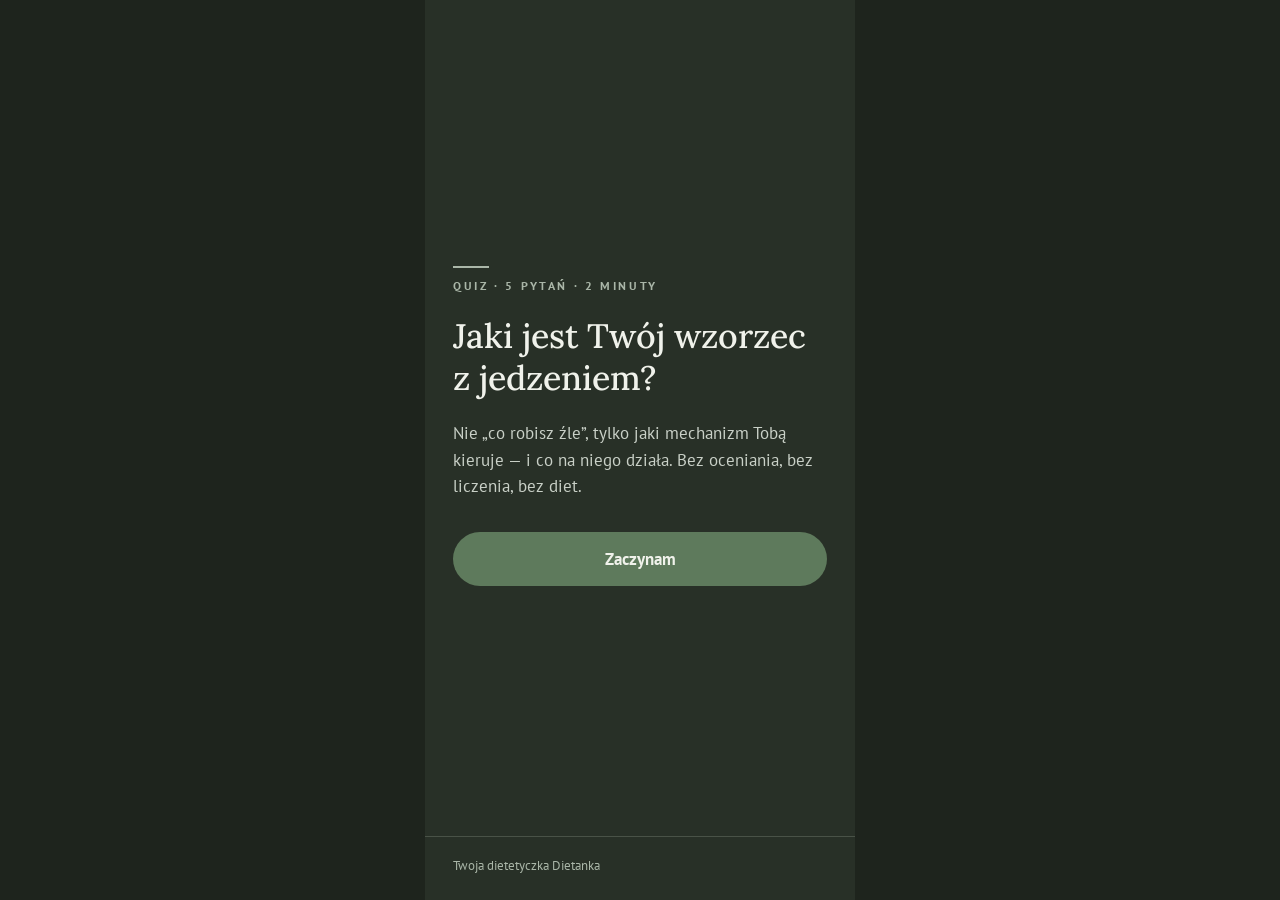
<file: quiz/index.html>
<!DOCTYPE html>
<html lang="pl">
<head>
  <meta charset="utf-8">
  <meta name="viewport" content="width=device-width, initial-scale=1">
  <title>Jaki jest Twój wzorzec z jedzeniem? · quiz 2 min</title>
  <meta name="description" content="5 pytań, 2 minuty. Nie „co robisz źle”, tylko jaki mechanizm Tobą kieruje — i co na niego działa. Bez oceniania, bez liczenia, bez diet.">

  <!-- Open Graph -->
  <meta property="og:type" content="website">
  <meta property="og:title" content="Jaki jest Twój wzorzec z jedzeniem? · quiz 2 min">
  <meta property="og:description" content="5 pytań, 2 minuty. Nie „co robisz źle”, tylko jaki mechanizm Tobą kieruje — i co na niego działa. Bez oceniania, bez liczenia, bez diet.">
  <!-- og:image wymaga PEŁNEGO adresu (z https://) — po włączeniu GitHub Pages
       podmień poniższy adres na swój, np. https://twojanazwa.github.io/quiz/assets/og.png.
       Sam obrazek (1200×630) — do dostarczenia przez Design, plik: assets/og.png -->
  <meta property="og:image" content="https://ankasad-gif.github.io/szj/quiz/assets/og.png">
  <meta name="twitter:card" content="summary_large_image">

  <link rel="preconnect" href="https://fonts.googleapis.com">
  <link rel="preconnect" href="https://fonts.gstatic.com" crossorigin>
  <link href="https://fonts.googleapis.com/css2?family=Lora:ital,wght@0,400;0,500;0,600;1,400&family=PT+Sans:wght@400;700&display=swap" rel="stylesheet">
  <link rel="stylesheet" href="style.css">
  <script src="script.js" defer></script>
</head>
<body>
<main id="app">

  <!-- ============ E0 · START ============ -->
  <section id="screen-start" class="screen screen--dark">
    <div class="start__body">
      <div class="kicker">
        <div class="kicker__line"></div>
        <div class="kicker__text">Quiz · 5 pytań · 2 minuty</div>
      </div>
      <h1 class="start__title">Jaki jest Twój wzorzec z&nbsp;jedzeniem?</h1>
      <p class="start__lead">Nie „co robisz źle”, tylko jaki mechanizm Tobą kieruje — i&nbsp;co na niego działa. Bez oceniania, bez liczenia, bez diet.</p>
      <div class="start__cta">
        <button id="btn-start" class="btn btn--primary" type="button">Zaczynam</button>
      </div>
    </div>
    <div class="screen__footer screen__footer--dark">
      <span>Twoja dietetyczka Dietanka</span>
    </div>
  </section>

  <!-- ============ E1–E5 · PYTANIA ============ -->
  <section id="screen-quiz" class="screen screen--light" hidden>
    <div class="quiz__header">
      <div class="quiz__meta">
        <span class="quiz__label">Pytanie</span>
        <span class="quiz__counter"><span id="q-current">1</span> / <span id="q-total">5</span></span>
      </div>
      <div class="progress" role="progressbar" aria-label="Postęp quizu" aria-valuemin="0" aria-valuemax="5">
        <div id="progress-fill" class="progress__fill"></div>
      </div>
    </div>
    <div class="quiz__body">
      <h2 id="q-text" class="quiz__question"></h2>
      <div id="q-answers" class="quiz__answers"></div>
    </div>
    <div class="screen__footer screen__footer--light">
      <span>Twoja dietetyczka Dietanka</span>
    </div>
  </section>

  <!-- ============ E6 · WYNIK + FORMULARZ ============ -->
  <section id="screen-result" class="screen screen--dark" hidden>
    <div class="result__header">
      <div class="kicker">
        <div class="kicker__line"></div>
        <div class="kicker__text">Twój wzorzec</div>
      </div>
      <h2 id="result-title" class="result__title"></h2>
    </div>
    <div class="result__card">
      <div id="result-text" class="result__text"></div>

      <form id="lead-form" class="lead" novalidate>
        <h3 class="lead__title">Chcesz dostać wskazówkę dopasowaną do Twojego wzorca?</h3>
        <input id="f-imie" class="input" type="text" name="imie" placeholder="Imię (opcjonalne)" maxlength="100" autocomplete="given-name">
        <input id="f-email" class="input" type="email" name="email" placeholder="Twój e-mail" maxlength="254" autocomplete="email" required>
        <!-- honeypot — pole niewidoczne dla ludzi, boty je wypełniają -->
        <div class="hp" aria-hidden="true">
          <label>Strona www<input id="f-website" type="text" name="website" tabindex="-1" autocomplete="off"></label>
        </div>
        <label class="lead__consent">
          <input id="f-zgoda" type="checkbox" name="zgoda">
          <span>Chcę dostawać maile od Dietanki i&nbsp;wiem, że mogę się wypisać jednym kliknięciem. Szczegóły w&nbsp;<a id="link-polityka" href="#" target="_blank" rel="noopener">polityce prywatności</a>.</span>
        </label>
        <button id="btn-submit" class="btn btn--primary" type="submit">
          <span class="btn__label">Wyślij mi wskazówkę</span>
          <span class="btn__spinner" hidden></span>
        </button>
        <p id="form-error" class="lead__error" role="alert" hidden></p>
        <p class="lead__footnote">Startujemy 18.08 — jeśli Twój wzorzec rezonuje, zobacz program <a id="link-program" class="lead__program" href="#">Spokój z&nbsp;Jedzeniem&nbsp;→</a></p>
      </form>

      <div class="result__footer">
        <span>Twoja dietetyczka Dietanka</span>
        <a id="btn-restart" class="result__restart" href="#">Rozwiąż quiz jeszcze raz</a>
      </div>
    </div>
  </section>

  <!-- ============ E7 · PODZIĘKOWANIE ============ -->
  <section id="screen-thanks" class="screen screen--dark" hidden>
    <div class="start__body">
      <div class="kicker">
        <div class="kicker__line"></div>
        <div class="kicker__text">Gotowe</div>
      </div>
      <h2 class="start__title">Wskazówka jest w&nbsp;drodze</h2>
      <p class="start__lead">Sprawdź skrzynkę za kilka minut — jeśli nic nie przyjdzie, zajrzyj do folderu „Oferty” albo „Spam” i&nbsp;przeciągnij mail do głównej skrzynki.</p>
      <p class="start__lead">A jeśli Twój wzorzec rezonuje — startujemy 18.08:</p>
      <div class="start__cta">
        <a id="link-program-thanks" class="btn btn--primary btn--link" href="#">Zobacz program Spokój z&nbsp;Jedzeniem</a>
      </div>
    </div>
    <div class="screen__footer screen__footer--dark">
      <span>Twoja dietetyczka Dietanka</span>
    </div>
  </section>

</main>
<noscript>
  <p style="padding:24px; text-align:center; font-family:system-ui,sans-serif; color:#F0F2EB;">Ten quiz potrzebuje włączonego JavaScriptu. Włącz JavaScript albo otwórz stronę w innej przeglądarce.</p>
</noscript>
</body>
</html>
</file>
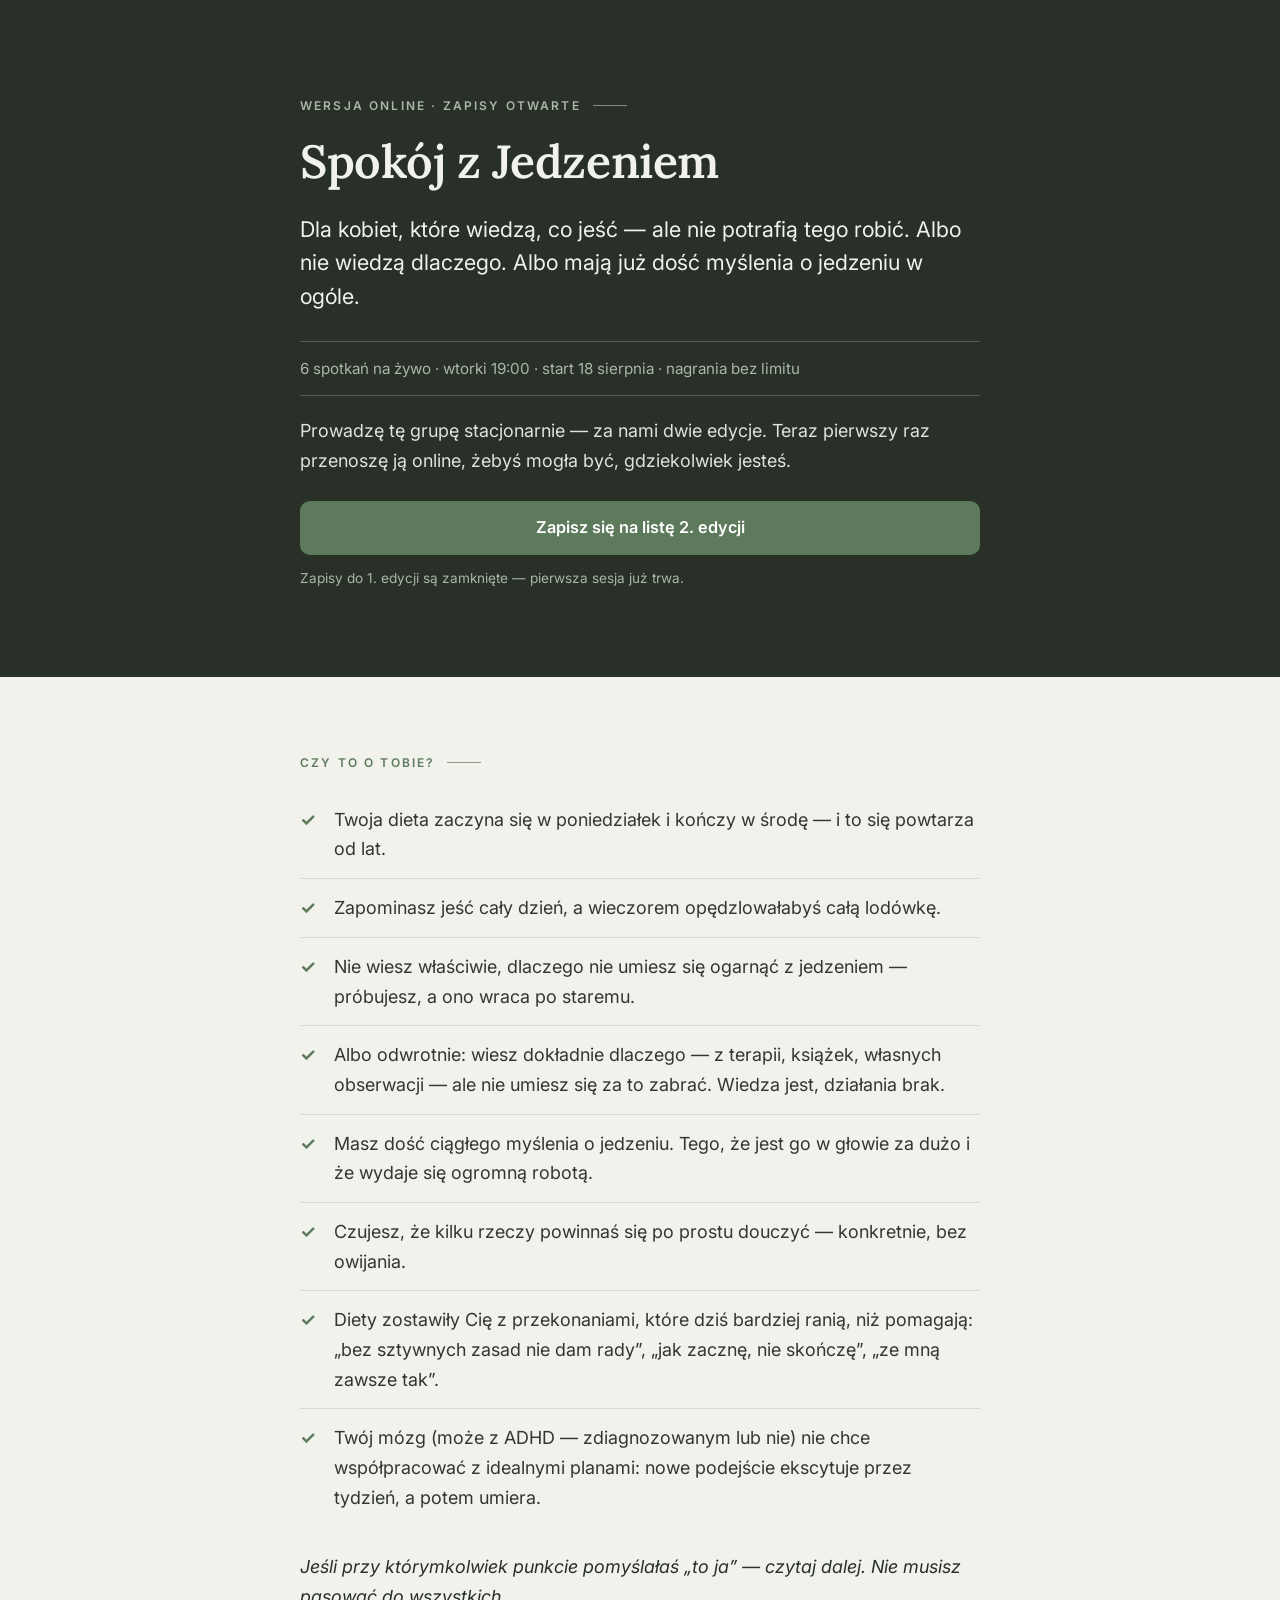
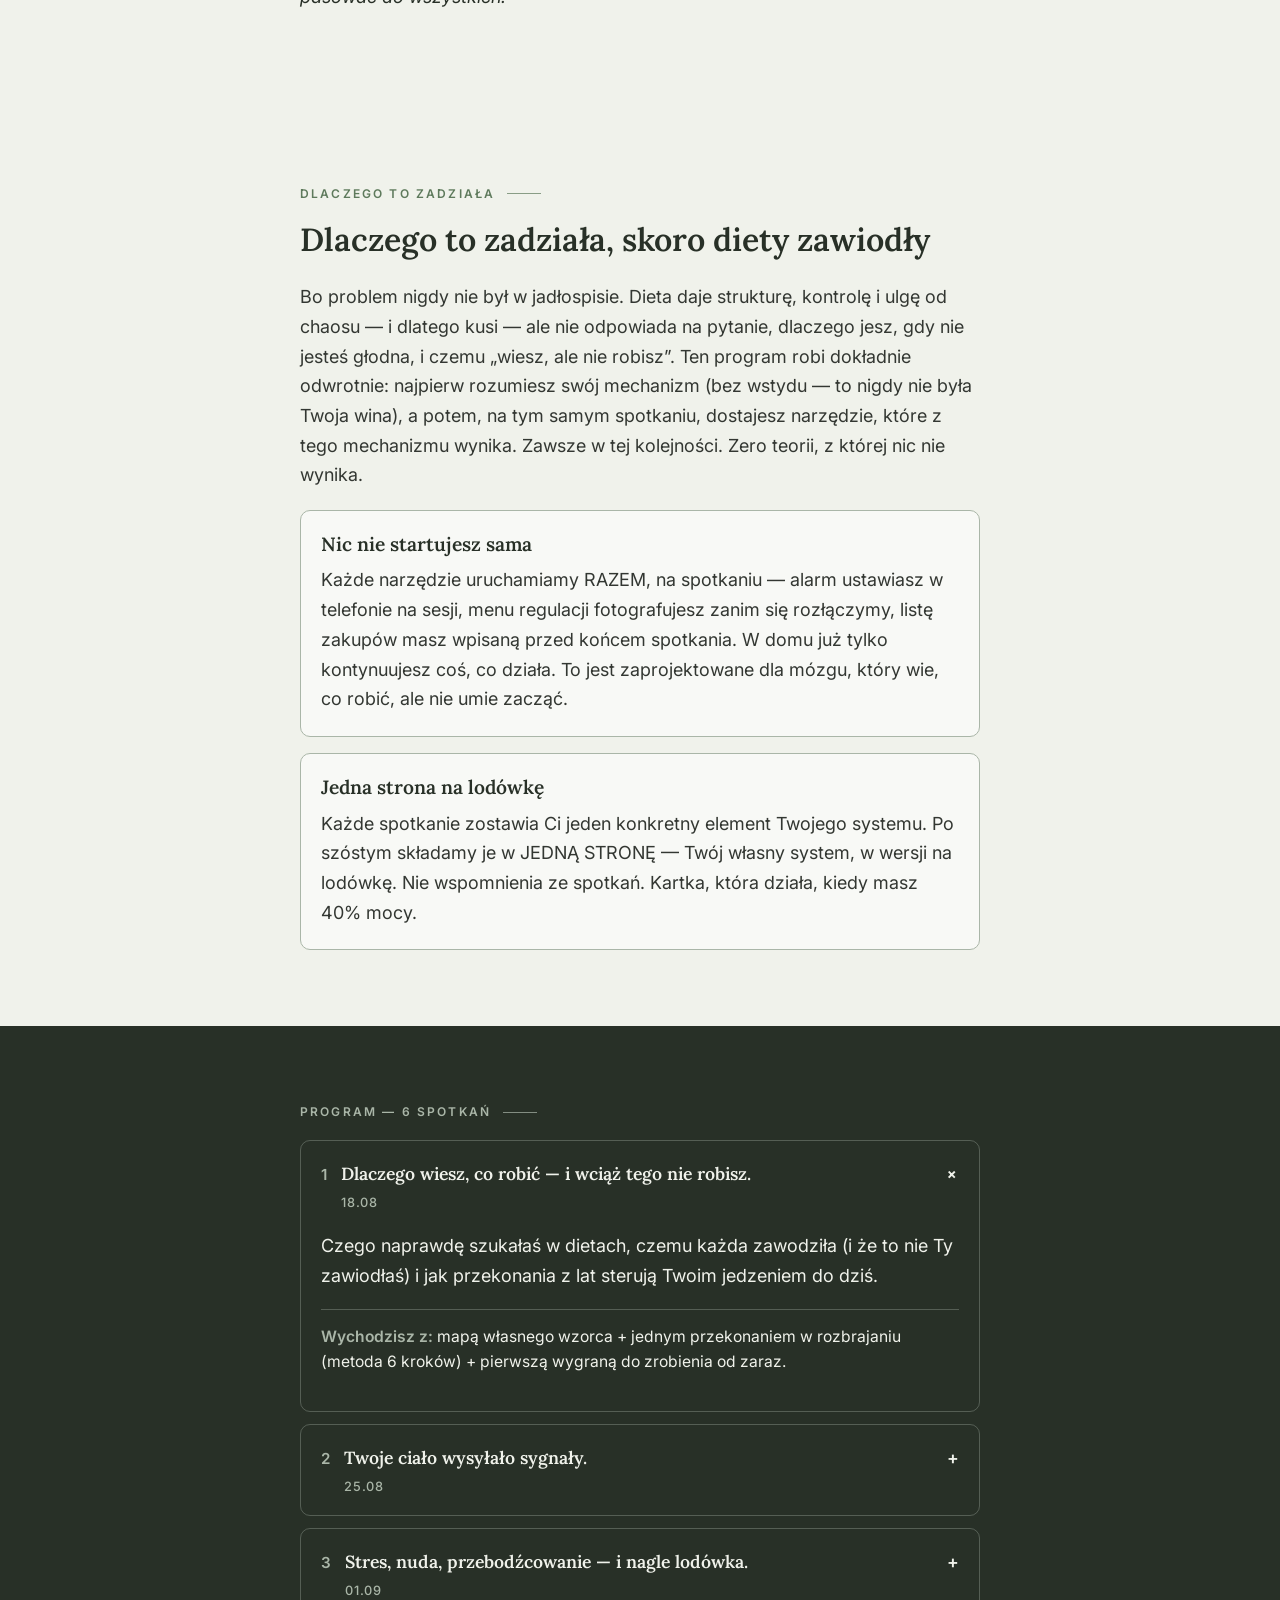
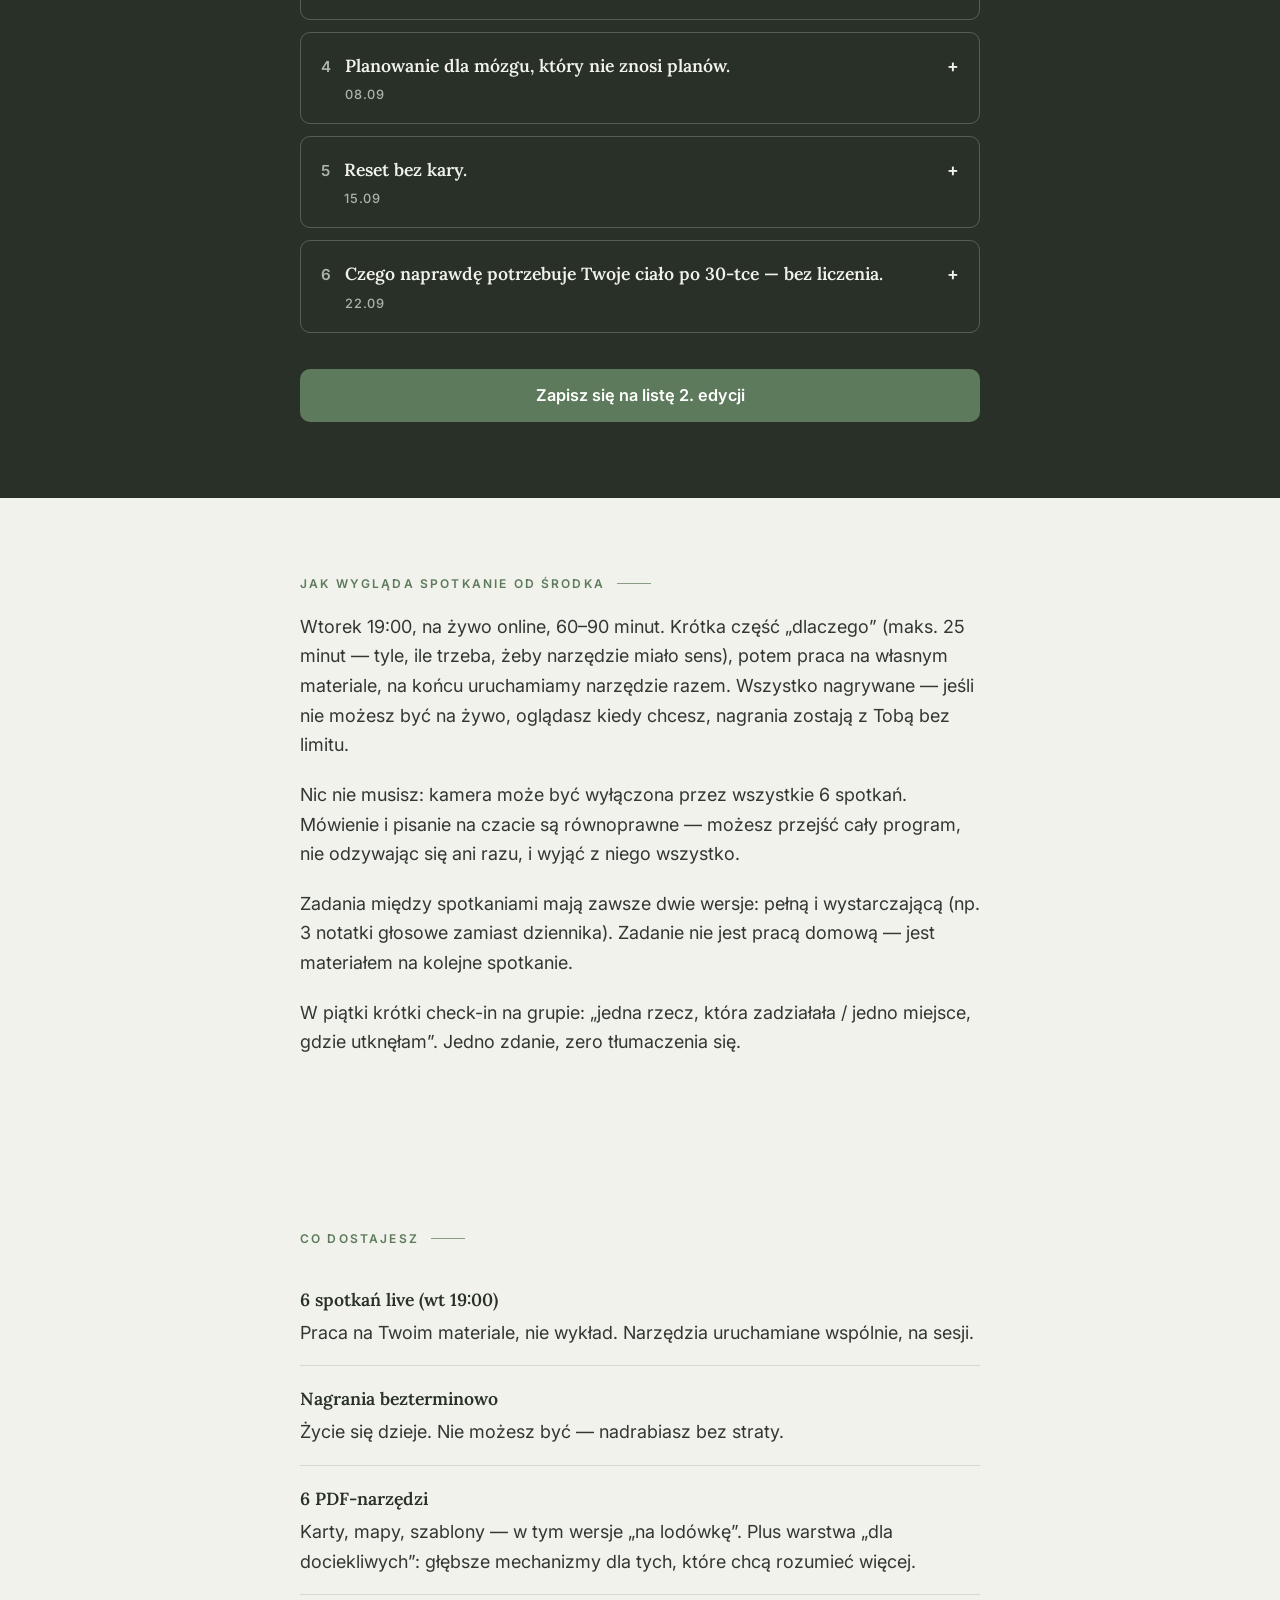
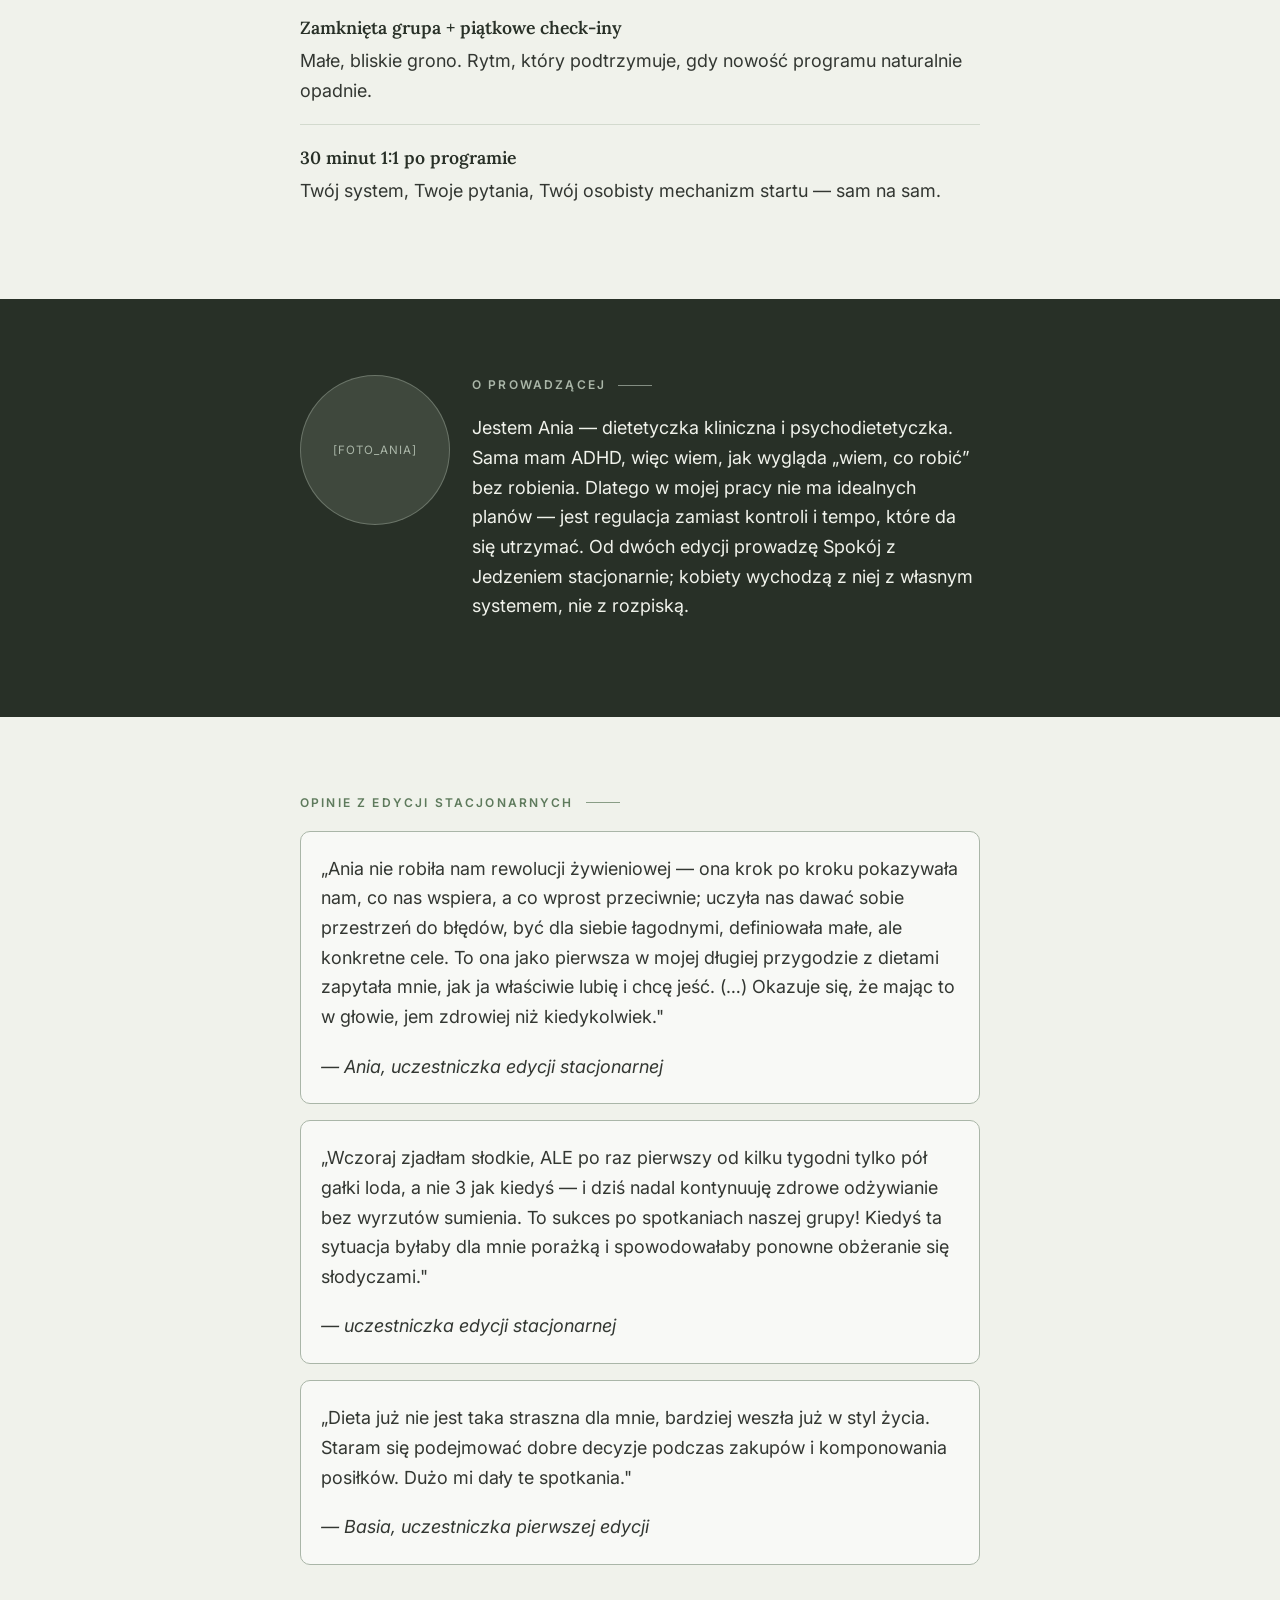
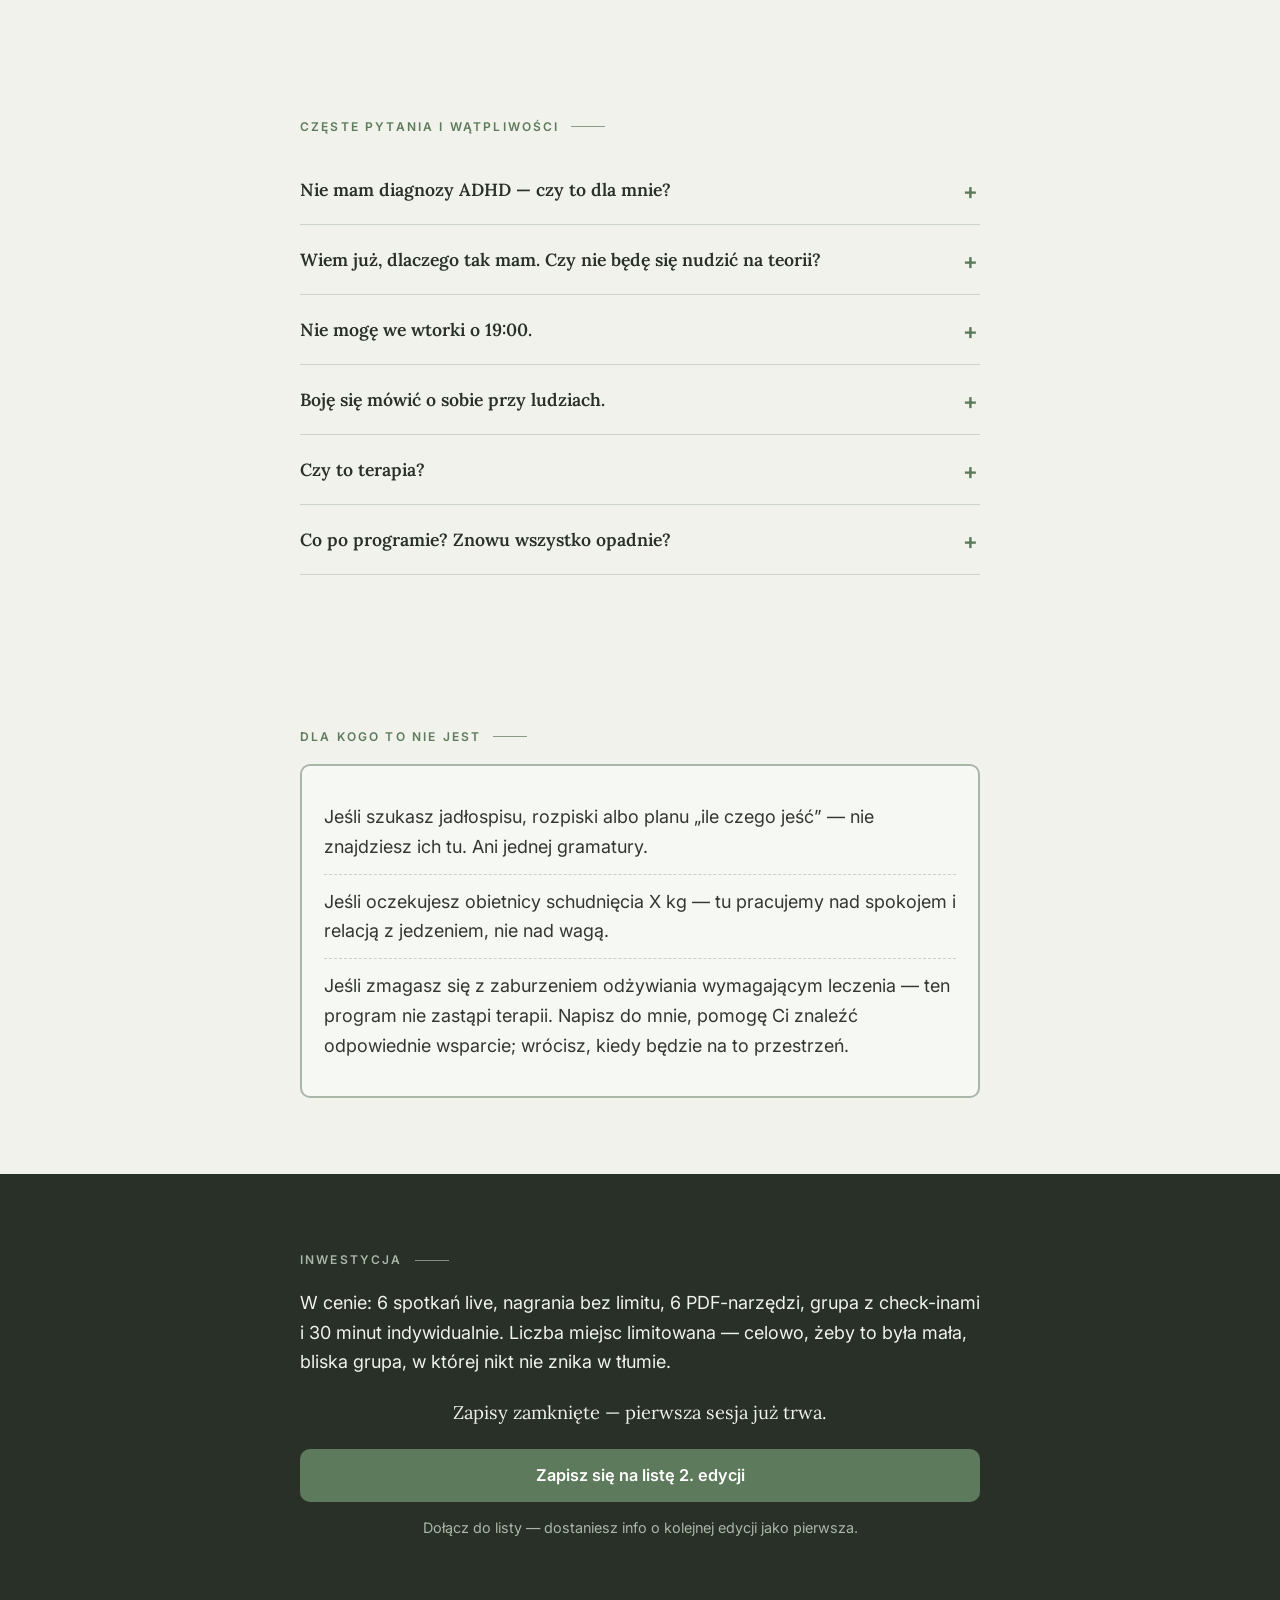
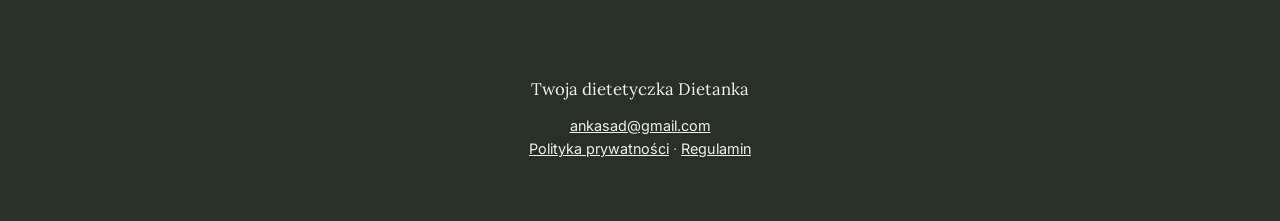
<file: index-v1.html>
<!doctype html>
<html lang="pl">
<head>
<meta charset="utf-8">
<meta name="viewport" content="width=device-width, initial-scale=1">
<title>Spokój z Jedzeniem — grupa online | Dietanka</title>
<meta name="description" content="Dla kobiet, które wiedzą, co jeść — ale nie potrafią tego robić. Albo nie wiedzą dlaczego. Albo mają już dość myślenia o jedzeniu w ogóle. 6 spotkań na żywo online.">

<!-- Open Graph -->
<meta property="og:type" content="website">
<meta property="og:locale" content="pl_PL">
<meta property="og:title" content="Spokój z Jedzeniem — grupa online | Dietanka">
<meta property="og:description" content="Dla kobiet, które wiedzą, co jeść — ale nie potrafią tego robić. 6 spotkań na żywo online, start 18 sierpnia.">
<meta property="og:image" content="https://ankasad-gif.github.io/szj/assets/og.png">
<meta property="og:image:width" content="1200">
<meta property="og:image:height" content="630">

<!-- [PIXEL] Meta Pixel — odkomentuj i uzupełu ID przed publikacją, jeśli potrzebny
<script>
  !function(f,b,e,v,n,t,s){if(f.fbq)return;n=f.fbq=function(){n.callMethod?
  n.callMethod.apply(n,arguments):n.queue.push(arguments)};if(!f._fbq)f._fbq=n;
  n.push=n;n.loaded=!0;n.version='2.0';n.queue=[];t=b.createElement(e);t.async=!0;
  t.src=v;s=b.getElementsByTagName(e)[0];s.parentNode.insertBefore(t,s)}(window,
  document,'script','https://connect.facebook.net/en_US/fbevents.js');
  fbq('init', '[PIXEL]'); fbq('track', 'PageView');
</script>
-->

<link rel="preconnect" href="https://fonts.googleapis.com">
<link rel="preconnect" href="https://fonts.gstatic.com" crossorigin>
<link href="https://fonts.googleapis.com/css2?family=Lora:ital,wght@0,500;0,600;1,500&family=Inter:wght@400;500;600&display=swap" rel="stylesheet">

<style>
:root{
  --green-dark:#283027;
  --paper:#F0F2EB;
  --sage:#5E7A5C;
  --sage-light:#AAB6A8;
  --ink:#333732;

  --maxw:680px;
  --radius:10px;
  --serif:'Lora',Georgia,'Times New Roman',serif;
  --sans:'Inter',-apple-system,BlinkMacSystemFont,'Segoe UI',Roboto,Helvetica,Arial,sans-serif;
}

*{box-sizing:border-box}
html{-webkit-text-size-adjust:100%}
body{
  margin:0;
  background:var(--paper);
  color:var(--ink);
  font-family:var(--sans);
  font-size:17px;
  line-height:1.65;
  font-weight:400;
  -webkit-font-smoothing:antialiased;
  text-rendering:optimizeLegibility;
}
h1,h2,h3{font-family:var(--serif);font-weight:600;line-height:1.2;color:var(--green-dark);margin:0 0 .5em}
h1{font-size:2.15rem;letter-spacing:-.01em}
h2{font-size:1.6rem;margin-bottom:.7em}
h3{font-size:1.2rem}
p{margin:0 0 1.1em}
strong{font-weight:600}
a{color:var(--sage)}

/* ---- layout ---- */
.section{padding:56px 20px}
.wrap{max-width:var(--maxw);margin:0 auto}
.section--paper{background:var(--paper);color:var(--ink)}
.section--dark{background:var(--green-dark);color:var(--paper)}
.section--sage{background:var(--sage);color:var(--paper)}
.section--dark h1,.section--dark h2,.section--dark h3,
.section--sage h1,.section--sage h2,.section--sage h3{color:var(--paper)}

/* ---- kicker ---- */
.kicker{
  display:flex;align-items:center;gap:12px;
  font-size:.75rem;font-weight:600;
  letter-spacing:.18em;text-transform:uppercase;
  color:var(--sage);
  margin:0 0 18px;
}
.section--dark .kicker,.section--sage .kicker{color:var(--sage-light)}
.kicker::after{content:"";flex:0 0 34px;height:1px;background:currentColor;opacity:.7}

/* ---- buttons ---- */
.btn{
  display:inline-block;
  background:var(--sage);
  color:#fff;
  font-family:var(--sans);
  font-weight:600;
  font-size:1.02rem;
  line-height:1.3;
  text-decoration:none;
  text-align:center;
  padding:16px 26px;
  border:0;
  border-radius:var(--radius);
  cursor:pointer;
  transition:background .18s ease,transform .18s ease;
}
.btn:hover{background:#4c6549}
.btn:active{transform:translateY(1px)}
.btn--block{display:block;width:100%}
.section--sage .btn{background:var(--green-dark)}
.section--sage .btn:hover{background:#1e241d}

/* ---- focus states ---- */
a:focus-visible,.btn:focus-visible,summary:focus-visible,details:focus-visible{
  outline:3px solid var(--sage);
  outline-offset:3px;
  border-radius:6px;
}
.section--dark a:focus-visible,.section--dark .btn:focus-visible,
.section--dark summary:focus-visible,.section--sage .btn:focus-visible{
  outline-color:var(--sage-light);
}

/* ---- hero ---- */
.hero{padding-top:72px;padding-bottom:64px}
.hero .lead{font-size:1.2rem;line-height:1.55;margin-bottom:1.3em}
.hero .meta{
  font-size:.95rem;color:var(--sage-light);
  padding:14px 0;margin:0 0 1.3em;
  border-top:1px solid rgba(170,182,168,.35);
  border-bottom:1px solid rgba(170,182,168,.35);
}
.hero .context{opacity:.92}
.hero-cta{margin-top:26px}
.hero-price-hint{font-size:.85rem;color:var(--sage-light);margin:12px 0 0}

/* ---- checklist ---- */
.checklist{list-style:none;margin:0;padding:0}
.checklist li{
  position:relative;
  padding:14px 0 14px 34px;
  border-bottom:1px solid rgba(94,122,92,.2);
}
.checklist li:last-child{border-bottom:0}
.checklist li::before{
  content:"✓";
  position:absolute;left:0;top:14px;
  color:var(--sage);font-weight:700;
}
.closer{margin-top:26px;font-style:italic;color:var(--green-dark)}

/* ---- cards ---- */
.card{
  background:rgba(255,255,255,.55);
  border:1px solid var(--sage-light);
  border-radius:var(--radius);
  padding:22px 20px;
  margin:16px 0 0;
}
.section--dark .card{
  background:rgba(240,242,235,.06);
  border-color:rgba(170,182,168,.35);
}
.card p:last-child{margin-bottom:0}

/* ---- program accordion ---- */
.program{margin-top:8px}
.program details{
  border:1px solid rgba(170,182,168,.35);
  border-radius:var(--radius);
  margin:0 0 12px;
  overflow:hidden;
}
.program summary{
  list-style:none;cursor:pointer;
  padding:18px 20px;
  display:flex;gap:14px;align-items:baseline;
  font-family:var(--serif);font-size:1.1rem;font-weight:600;
  color:var(--paper);
}
.program summary::-webkit-details-marker{display:none}
.program summary .num{
  flex:0 0 auto;color:var(--sage-light);font-size:.95rem;
  font-family:var(--sans);font-weight:600;
}
.program summary .date{
  display:block;font-family:var(--sans);font-size:.8rem;font-weight:500;
  letter-spacing:.06em;text-transform:uppercase;color:var(--sage-light);margin-top:4px;
}
.program summary .plus{margin-left:auto;flex:0 0 auto;transition:transform .2s ease;font-family:var(--sans)}
.program details[open] summary .plus{transform:rotate(45deg)}
.program .body{padding:0 20px 20px}
.program .body p{margin:0 0 1em}
.program .outcome{
  margin-top:6px;padding-top:14px;
  border-top:1px solid rgba(170,182,168,.35);
  font-size:.98rem;
}
.program .outcome strong{color:var(--sage-light)}

/* ---- benefits (Co -> Po co) ---- */
.benefits{list-style:none;margin:0;padding:0}
.benefits li{
  padding:18px 0;
  border-bottom:1px solid rgba(94,122,92,.2);
}
.benefits li:last-child{border-bottom:0}
.benefits .what{
  display:block;font-family:var(--serif);font-weight:600;
  font-size:1.1rem;color:var(--green-dark);margin-bottom:4px;
}
.benefits .why{display:block;color:var(--ink)}

/* ---- host photo ---- */
.host{display:flex;flex-direction:column;gap:22px}
.host-photo{
  width:150px;height:150px;flex:0 0 auto;
  border-radius:50%;
  background:rgba(170,182,168,.18);
  border:1px solid rgba(170,182,168,.4);
  display:flex;align-items:center;justify-content:center;
  color:var(--sage-light);font-size:.72rem;letter-spacing:.08em;
  text-transform:uppercase;text-align:center;
}

/* ---- FAQ ---- */
.faq details{
  border-bottom:1px solid rgba(94,122,92,.25);
  padding:6px 0;
}
.faq summary{
  list-style:none;cursor:pointer;
  padding:14px 34px 14px 0;position:relative;
  font-family:var(--serif);font-size:1.1rem;font-weight:600;color:var(--green-dark);
}
.faq summary::-webkit-details-marker{display:none}
.faq summary::after{
  content:"+";position:absolute;right:2px;top:12px;
  font-family:var(--sans);font-size:1.4rem;color:var(--sage);transition:transform .2s ease;
}
.faq details[open] summary::after{content:"–"}
.faq .body{padding:0 0 16px}
.faq .body p{margin:0}

/* ---- not-for box ---- */
.notfor{
  border:2px solid var(--sage-light);
  border-radius:var(--radius);
  padding:24px 22px;
  background:rgba(255,255,255,.4);
}
.notfor ul{list-style:none;margin:0;padding:0}
.notfor li{padding:12px 0;border-bottom:1px dashed rgba(94,122,92,.3)}
.notfor li:last-child{border-bottom:0}

/* ---- price block ---- */
.price-box{text-align:center;margin:8px 0 4px}
.price-old{
  font-size:1.15rem;color:var(--sage-light);
  text-decoration:line-through;margin-right:10px;
}
.price-now{font-family:var(--serif);font-size:2.6rem;font-weight:600;color:var(--paper)}
.price-note{font-size:.9rem;color:var(--sage-light);margin-top:6px}
.eb-counter{
  display:inline-block;margin:14px 0 0;
  font-size:.85rem;letter-spacing:.04em;color:var(--sage-light);
}
.closed-msg{
  font-family:var(--serif);font-size:1.15rem;color:var(--paper);
  text-align:center;margin:0 0 18px;
}
.final-cta{margin-top:22px}
.seats-note{font-size:.9rem;color:var(--sage-light);text-align:center;margin-top:14px}

/* ---- footer ---- */
.footer{padding:44px 20px;background:var(--green-dark);color:var(--sage-light);text-align:center;font-size:.9rem}
.footer a{color:var(--paper)}
.footer .brand{font-family:var(--serif);color:var(--paper);font-size:1.05rem;margin-bottom:10px}

/* ---- hidden until content ---- */
.is-hidden{display:none}

/* ---- sticky mobile CTA ---- */
.sticky-cta{
  position:fixed;left:0;right:0;bottom:0;z-index:50;
  padding:12px 16px calc(12px + env(safe-area-inset-bottom));
  background:rgba(40,48,39,.96);
  backdrop-filter:blur(6px);
  border-top:1px solid rgba(170,182,168,.3);
  transform:translateY(120%);
  transition:transform .25s ease;
}
.sticky-cta.visible{transform:translateY(0)}
.sticky-cta .btn{margin:0}

/* ---- desktop ---- */
@media (min-width:768px){
  body{font-size:18px}
  .section{padding:76px 24px}
  h1{font-size:2.9rem}
  h2{font-size:2rem}
  .hero{padding-top:96px;padding-bottom:88px}
  .hero .lead{font-size:1.35rem}
  .host{flex-direction:row;align-items:flex-start}
  .sticky-cta{display:none}
}

/* ---- reduced motion ---- */
@media (prefers-reduced-motion:reduce){
  *{transition:none!important;animation:none!important}
  html{scroll-behavior:auto}
}
</style>
</head>
<body>

<!-- 1. HERO -->
<header class="section section--dark hero" id="top">
  <div class="wrap">
    <p class="kicker">Wersja online · Zapisy otwarte</p>
    <h1>Spokój z Jedzeniem</h1>
    <p class="lead">Dla kobiet, które wiedzą, co jeść — ale nie potrafią tego robić. Albo nie wiedzą dlaczego. Albo mają już dość myślenia o jedzeniu w ogóle.</p>
    <p class="meta">6 spotkań na żywo · wtorki 19:00 · start 18 sierpnia · nagrania bez limitu</p>
    <p class="context">Prowadzę tę grupę stacjonarnie — za nami dwie edycje. Teraz pierwszy raz przenoszę ją online, żebyś mogła być, gdziekolwiek jesteś.</p>
    <div class="hero-cta">
      <a class="btn btn--block" id="hero-btn" href="https://cart.easy.tools/checkout/45331335/spokoj-z-jedzeniem-edycja-online-start-1808">Zapisuję się — <span class="hero-btn-price">650 zł</span> do 24.07</a>
      <p class="hero-price-hint" id="hero-price-hint"></p>
    </div>
  </div>
</header>

<!-- 2. CZY TO O TOBIE -->
<section class="section section--paper">
  <div class="wrap">
    <p class="kicker">Czy to o Tobie?</p>
    <ul class="checklist">
      <li>Twoja dieta zaczyna się w poniedziałek i kończy w środę — i to się powtarza od lat.</li>
      <li>Zapominasz jeść cały dzień, a wieczorem opędzlowałabyś całą lodówkę.</li>
      <li>Nie wiesz właściwie, dlaczego nie umiesz się ogarnąć z jedzeniem — próbujesz, a ono wraca po staremu.</li>
      <li>Albo odwrotnie: wiesz dokładnie dlaczego — z terapii, książek, własnych obserwacji — ale nie umiesz się za to zabrać. Wiedza jest, działania brak.</li>
      <li>Masz dość ciągłego myślenia o jedzeniu. Tego, że jest go w głowie za dużo i że wydaje się ogromną robotą.</li>
      <li>Czujesz, że kilku rzeczy powinnaś się po prostu douczyć — konkretnie, bez owijania.</li>
      <li>Diety zostawiły Cię z przekonaniami, które dziś bardziej ranią, niż pomagają: „bez sztywnych zasad nie dam rady”, „jak zacznę, nie skończę”, „ze mną zawsze tak”.</li>
      <li>Twój mózg (może z ADHD — zdiagnozowanym lub nie) nie chce współpracować z idealnymi planami: nowe podejście ekscytuje przez tydzień, a potem umiera.</li>
    </ul>
    <p class="closer">Jeśli przy którymkolwiek punkcie pomyślałaś „to ja” — czytaj dalej. Nie musisz pasować do wszystkich.</p>
  </div>
</section>

<!-- 3. DLACZEGO TO ZADZIAŁA -->
<section class="section section--paper">
  <div class="wrap">
    <p class="kicker">Dlaczego to zadziała</p>
    <h2>Dlaczego to zadziała, skoro diety zawiodły</h2>
    <p>Bo problem nigdy nie był w jadłospisie. Dieta daje strukturę, kontrolę i ulgę od chaosu — i dlatego kusi — ale nie odpowiada na pytanie, dlaczego jesz, gdy nie jesteś głodna, i czemu „wiesz, ale nie robisz”. Ten program robi dokładnie odwrotnie: najpierw rozumiesz swój mechanizm (bez wstydu — to nigdy nie była Twoja wina), a potem, na tym samym spotkaniu, dostajesz narzędzie, które z tego mechanizmu wynika. Zawsze w tej kolejności. Zero teorii, z której nic nie wynika.</p>
    <div class="card">
      <h3>Nic nie startujesz sama</h3>
      <p>Każde narzędzie uruchamiamy RAZEM, na spotkaniu — alarm ustawiasz w telefonie na sesji, menu regulacji fotografujesz zanim się rozłączymy, listę zakupów masz wpisaną przed końcem spotkania. W domu już tylko kontynuujesz coś, co działa. To jest zaprojektowane dla mózgu, który wie, co robić, ale nie umie zacząć.</p>
    </div>
    <div class="card">
      <h3>Jedna strona na lodówkę</h3>
      <p>Każde spotkanie zostawia Ci jeden konkretny element Twojego systemu. Po szóstym składamy je w JEDNĄ STRONĘ — Twój własny system, w wersji na lodówkę. Nie wspomnienia ze spotkań. Kartka, która działa, kiedy masz 40% mocy.</p>
    </div>
  </div>
</section>

<!-- 4. PROGRAM -->
<section class="section section--dark">
  <div class="wrap">
    <p class="kicker">Program — 6 spotkań</p>
    <div class="program">

      <details open>
        <summary><span class="num">1</span><span>Dlaczego wiesz, co robić — i wciąż tego nie robisz.<span class="date">18.08</span></span><span class="plus">+</span></summary>
        <div class="body">
          <p>Czego naprawdę szukałaś w dietach, czemu każda zawodziła (i że to nie Ty zawiodłaś) i jak przekonania z lat sterują Twoim jedzeniem do dziś.</p>
          <p class="outcome"><strong>Wychodzisz z:</strong> mapą własnego wzorca + jednym przekonaniem w rozbrajaniu (metoda 6 kroków) + pierwszą wygraną do zrobienia od zaraz.</p>
        </div>
      </details>

      <details>
        <summary><span class="num">2</span><span>Twoje ciało wysyłało sygnały.<span class="date">25.08</span></span><span class="plus">+</span></summary>
        <div class="body">
          <p>Głód, którego nie słyszysz w dzień i który wraca wieczorem ze zdwojoną siłą. Głód fizyczny vs emocjonalny — bez oceniania.</p>
          <p class="outcome"><strong>Wychodzisz z:</strong> mapą swoich sygnałów + jedną kotwicą zainstalowaną NA spotkaniu (alarm ustawiamy razem).</p>
        </div>
      </details>

      <details>
        <summary><span class="num">3</span><span>Stres, nuda, przebodźcowanie — i nagle lodówka.<span class="date">01.09</span></span><span class="plus">+</span></summary>
        <div class="body">
          <p>Jak przerwać automat bez odbierania sobie jedynego narzędzia, które działa.</p>
          <p class="outcome"><strong>Wychodzisz z:</strong> własnym menu regulacji (sfotografowanym, na lodówkę) + protokołem 3 kroków na moment „już otwieram szafkę”.</p>
        </div>
      </details>

      <details>
        <summary><span class="num">4</span><span>Planowanie dla mózgu, który nie znosi planów.<span class="date">08.09</span></span><span class="plus">+</span></summary>
        <div class="body">
          <p>Dlaczego meal prep u Ciebie pada i co zamiast — plan, który działa na 40% mocy.</p>
          <p class="outcome"><strong>Wychodzisz z:</strong> własnym elastycznym planem + listą komponentów wpisaną do telefonu przed końcem spotkania.</p>
        </div>
      </details>

      <details>
        <summary><span class="num">5</span><span>Reset bez kary.<span class="date">15.09</span></span><span class="plus">+</span></summary>
        <div class="body">
          <p>Potknięcie to nie porażka — jak wracać w godzinę, nie od poniedziałku. I kiedy naprawdę możesz powiedzieć „zbudowałam nawyk”.</p>
          <p class="outcome"><strong>Wychodzisz z:</strong> spisanym punktem zero + planem „jeśli–to” na swój najczęstszy scenariusz wywrócenia.</p>
        </div>
      </details>

      <details>
        <summary><span class="num">6</span><span>Czego naprawdę potrzebuje Twoje ciało po 30-tce — bez liczenia.<span class="date">22.09</span></span><span class="plus">+</span></summary>
        <div class="body">
          <p>Białko, błonnik, omega-3, ruch: zasada „dodaj, nie odejmuj”. Finał: składamy Twój system.</p>
          <p class="outcome"><strong>Wychodzisz z:</strong> kartą 4 filarów + JEDNĄ STRONĄ „Twój system” (wersja na lodówkę) + planem na kolejne 4–6 tygodni.</p>
        </div>
      </details>

    </div>

    <div style="margin-top:36px">
      <a class="btn btn--block" id="mid-btn" href="https://cart.easy.tools/checkout/45331335/spokoj-z-jedzeniem-edycja-online-start-1808">Rezerwuję miejsce — start 18.08</a>
    </div>
  </div>
</section>

<!-- 5. JAK WYGLĄDA SPOTKANIE -->
<section class="section section--paper">
  <div class="wrap">
    <p class="kicker">Jak wygląda spotkanie od środka</p>
    <p>Wtorek 19:00, na żywo online, 60–90 minut. Krótka część „dlaczego” (maks. 25 minut — tyle, ile trzeba, żeby narzędzie miało sens), potem praca na własnym materiale, na końcu uruchamiamy narzędzie razem. Wszystko nagrywane — jeśli nie możesz być na żywo, oglądasz kiedy chcesz, nagrania zostają z Tobą bez limitu.</p>
    <p>Nic nie musisz: kamera może być wyłączona przez wszystkie 6 spotkań. Mówienie i pisanie na czacie są równoprawne — możesz przejść cały program, nie odzywając się ani razu, i wyjąć z niego wszystko.</p>
    <p>Zadania między spotkaniami mają zawsze dwie wersje: pełną i wystarczającą (np. 3 notatki głosowe zamiast dziennika). Zadanie nie jest pracą domową — jest materiałem na kolejne spotkanie.</p>
    <p>W piątki krótki check-in na grupie: „jedna rzecz, która zadziałała / jedno miejsce, gdzie utknęłam”. Jedno zdanie, zero tłumaczenia się.</p>
  </div>
</section>

<!-- 6. CO DOSTAJESZ -->
<section class="section section--paper">
  <div class="wrap">
    <p class="kicker">Co dostajesz</p>
    <ul class="benefits">
      <li><span class="what">6 spotkań live (wt 19:00)</span><span class="why">Praca na Twoim materiale, nie wykład. Narzędzia uruchamiane wspólnie, na sesji.</span></li>
      <li><span class="what">Nagrania bezterminowo</span><span class="why">Życie się dzieje. Nie możesz być — nadrabiasz bez straty.</span></li>
      <li><span class="what">6 PDF-narzędzi</span><span class="why">Karty, mapy, szablony — w tym wersje „na lodówkę”. Plus warstwa „dla dociekliwych”: głębsze mechanizmy dla tych, które chcą rozumieć więcej.</span></li>
      <li><span class="what">Zamknięta grupa + piątkowe check-iny</span><span class="why">Małe, bliskie grono. Rytm, który podtrzymuje, gdy nowość programu naturalnie opadnie.</span></li>
      <li><span class="what">30 minut 1:1 po programie</span><span class="why">Twój system, Twoje pytania, Twój osobisty mechanizm startu — sam na sam.</span></li>
    </ul>
  </div>
</section>

<!-- 7. O PROWADZĄCEJ -->
<section class="section section--dark">
  <div class="wrap host">
    <div class="host-photo">[FOTO_ANIA]</div>
    <div>
      <p class="kicker">O prowadzącej</p>
      <p>Jestem Ania — dietetyczka kliniczna i psychodietetyczka. Sama mam ADHD, więc wiem, jak wygląda „wiem, co robić” bez robienia. Dlatego w mojej pracy nie ma idealnych planów — jest regulacja zamiast kontroli i tempo, które da się utrzymać. Od dwóch edycji prowadzę Spokój z Jedzeniem stacjonarnie; kobiety wychodzą z niej z własnym systemem, nie z rozpiską.</p>
    </div>
  </div>
</section>

<!-- 8. OPINIE (ukryte do czasu wstawienia treści) -->
<section class="section section--paper" id="opinie">
  <div class="wrap">
    <p class="kicker">Opinie z edycji stacjonarnych</p>
    <div class="card"><p>„Ania nie robiła nam rewolucji żywieniowej — ona krok po kroku pokazywała nam, co nas wspiera, a co wprost przeciwnie; uczyła nas dawać sobie przestrzeń do błędów, być dla siebie łagodnymi, definiowała małe, ale konkretne cele. To ona jako pierwsza w mojej długiej przygodzie z dietami zapytała mnie, jak ja właściwie lubię i chcę jeść. (…) Okazuje się, że mając to w głowie, jem zdrowiej niż kiedykolwiek."</p><p><em>— Ania, uczestniczka edycji stacjonarnej</em></p></div>
    <div class="card"><p>„Wczoraj zjadłam słodkie, ALE po raz pierwszy od kilku tygodni tylko pół gałki loda, a nie 3 jak kiedyś — i dziś nadal kontynuuję zdrowe odżywianie bez wyrzutów sumienia. To sukces po spotkaniach naszej grupy! Kiedyś ta sytuacja byłaby dla mnie porażką i spowodowałaby ponowne obżeranie się słodyczami."</p><p><em>— uczestniczka edycji stacjonarnej</em></p></div>
    <div class="card"><p>„Dieta już nie jest taka straszna dla mnie, bardziej weszła już w styl życia. Staram się podejmować dobre decyzje podczas zakupów i komponowania posiłków. Dużo mi dały te spotkania."</p><p><em>— Basia, uczestniczka pierwszej edycji</em></p></div>
  </div>
</section>

<!-- 9. FAQ -->
<section class="section section--paper">
  <div class="wrap">
    <p class="kicker">Częste pytania i wątpliwości</p>
    <div class="faq">

      <details>
        <summary>Nie mam diagnozy ADHD — czy to dla mnie?</summary>
        <div class="body"><p>Tak. Program jest zbudowany pod mózg, który nie współpracuje ze sztywnymi planami — z diagnozą, z podejrzeniem albo po prostu z takim doświadczeniem. Nie sprawdzam legitymacji.</p></div>
      </details>

      <details>
        <summary>Wiem już, dlaczego tak mam. Czy nie będę się nudzić na teorii?</summary>
        <div class="body"><p>Nie — to program „od rozumienia do robienia”. Część „dlaczego” jest krótka i zawsze kończy się narzędziem; głębsze mechanizmy dostajesz w PDF, jeśli chcesz więcej. A jeśli Twoim problemem jest samo zabranie się do działania — to właśnie dla Ciebie wszystko uruchamiamy razem, na żywo.</p></div>
      </details>

      <details>
        <summary>Nie mogę we wtorki o 19:00.</summary>
        <div class="body"><p>Wszystko jest nagrywane, a zadania i check-iny działają niezależnie od obecności live. Spotkanie 1:1 umawiamy w terminie, który Tobie pasuje.</p></div>
      </details>

      <details>
        <summary>Boję się mówić o sobie przy ludziach.</summary>
        <div class="body"><p>Nie musisz. Kamera wyłączona, czat zamiast mikrofonu, a większość pracy i tak robisz pisemnie u siebie. Grupa daje efekt „nie jestem w tym sama” — nie obowiązek zwierzeń.</p></div>
      </details>

      <details>
        <summary>Czy to terapia?</summary>
        <div class="body"><p>Nie. To program psychoedukacyjny z narzędziami — prowadzony przez dietetyczkę kliniczną i psychodietetyczkę. Jeśli w trakcie okaże się, że potrzebujesz wsparcia terapeutycznego, powiem Ci to wprost i pomogę znaleźć właściwe miejsce.</p></div>
      </details>

      <details>
        <summary>Co po programie? Znowu wszystko opadnie?</summary>
        <div class="body"><p>Wychodzisz z jednostronicowym systemem, planem na 4–6 tygodni i punktem zero na gorsze momenty. Do tego 30 minut 1:1, żeby domknąć to, co Twoje. Program uczy wracania — a wracanie zostaje.</p></div>
      </details>

    </div>
  </div>
</section>

<!-- 10. DLA KOGO TO NIE JEST -->
<section class="section section--paper">
  <div class="wrap">
    <p class="kicker">Dla kogo to NIE jest</p>
    <div class="notfor">
      <ul>
        <li>Jeśli szukasz jadłospisu, rozpiski albo planu „ile czego jeść” — nie znajdziesz ich tu. Ani jednej gramatury.</li>
        <li>Jeśli oczekujesz obietnicy schudnięcia X kg — tu pracujemy nad spokojem i relacją z jedzeniem, nie nad wagą.</li>
        <li>Jeśli zmagasz się z zaburzeniem odżywiania wymagającym leczenia — ten program nie zastąpi terapii. Napisz do mnie, pomogę Ci znaleźć odpowiednie wsparcie; wrócisz, kiedy będzie na to przestrzeń.</li>
      </ul>
    </div>
  </div>
</section>

<!-- 11. INWESTYCJA + CTA FINALNE -->
<section class="section section--dark" id="zapis">
  <div class="wrap">
    <p class="kicker">Inwestycja</p>
    <p>W cenie: 6 spotkań live, nagrania bez limitu, 6 PDF-narzędzi, grupa z check-inami i 30 minut indywidualnie. Liczba miejsc limitowana — celowo, żeby to była mała, bliska grupa, w której nikt nie znika w tłumie.</p>

    <!-- komunikat o zamknięciu zapisów (faza po 18.08) -->
    <p class="closed-msg is-hidden" id="closed-msg">Zapisy zamknięte — pierwsza sesja już trwa.</p>

    <!-- blok ceny (faza sprzedaży) -->
    <div id="sale-block">
      <div class="price-box">
        <span class="price-old is-hidden" id="price-old"></span>
        <span class="price-now" id="price-now">650 zł</span>
        <p class="price-note" id="price-note">cena early bird do 24.07 · od 25.07: 800 zł</p>
        <p class="eb-counter is-hidden" id="eb-counter"></p>
      </div>
      <p>Startujemy 18 sierpnia, wtorki 19:00. Cena 650 zł do 24 lipca, potem 800 zł. Miejsc jest tyle, żeby nikt nie zginął w tłumie — jak znikną, zapisy się zamykają. Jeśli doczytałaś dotąd i coś w Tobie mówi „to o mnie” — to jest ten moment.</p>
    </div>

    <div class="final-cta">
      <a class="btn btn--block" id="final-btn" href="https://cart.easy.tools/checkout/45331335/spokoj-z-jedzeniem-edycja-online-start-1808">Kup teraz</a>
      <p class="seats-note">Mała, bliska grupa — miejsca celowo ograniczone.</p>
    </div>
  </div>
</section>

<!-- FOOTER -->
<footer class="footer">
  <div class="wrap">
    <p class="brand">Twoja dietetyczka Dietanka</p>
    <p>
      <a href="mailto:ankasad@gmail.com">ankasad@gmail.com</a><br>
      <a href="https://app.easy.tools/policies/45331335">Polityka prywatności</a> · <a href="https://app.easy.tools/terms/45331335">Regulamin</a>
    </p>
  </div>
</footer>

<!-- STICKY CTA (mobile) -->
<div class="sticky-cta" id="sticky-cta" aria-hidden="true">
  <a class="btn btn--block" id="sticky-btn" href="https://cart.easy.tools/checkout/45331335/spokoj-z-jedzeniem-edycja-online-start-1808">Zapisuję się — 650 zł</a>
</div>

<script>
(function(){
  "use strict";

  /* ============================================================
     KONFIGURACJA — podmień tutaj przed publikacją
     ============================================================ */
  var SEATS        = "";                 // nieużywane — liczba miejsc zdjęta ze strony (limit pilnuje EasyCart)
  var LINK_EASYCART = "https://cart.easy.tools/checkout/45331335/spokoj-z-jedzeniem-edycja-online-start-1808"; // link do koszyka (faza sprzedaży)
  var LINK_LISTA   = "https://spokoj.subscribepage.io";     // lista zainteresowanych 2. edycją (po zamknięciu)

  /* Granice faz w czasie Europe/Warsaw (lato = CEST, UTC+2) */
  var LIST_END     = Date.UTC(2026, 6, 15, 21, 59, 59); // 15.07.2026 23:59:59 CEST — cena 550 zł dla listy
  var EB_END       = Date.UTC(2026, 6, 24, 21, 59, 59); // 24.07.2026 23:59:59 CEST
  var CLOSED_START = Date.UTC(2026, 7, 17, 22, 0, 0);   // 18.08.2026 00:00 CEST
  var DAY_MS = 86400000;

  var now = Date.now();

  /* wstaw liczbę miejsc */
  var miejscaEl = document.getElementById("miejsca");
  if (miejscaEl) miejscaEl.textContent = SEATS;

  function setHref(id, url){ var el = document.getElementById(id); if(el) el.href = url; }
  function show(el){ if(el) el.classList.remove("is-hidden"); }
  function hide(el){ if(el) el.classList.add("is-hidden"); }

  var heroBtn      = document.getElementById("hero-btn");
  var heroPriceHint= document.getElementById("hero-price-hint");
  var stickyBtn    = document.getElementById("sticky-btn");
  var finalBtn     = document.getElementById("final-btn");
  var saleBlock    = document.getElementById("sale-block");
  var closedMsg    = document.getElementById("closed-msg");
  var priceOld     = document.getElementById("price-old");
  var priceNow     = document.getElementById("price-now");
  var priceNote    = document.getElementById("price-note");
  var ebCounter    = document.getElementById("eb-counter");
  var finalCta     = document.querySelector(".final-cta");
  var midBtn       = document.getElementById("mid-btn");

  if (now <= LIST_END) {
    /* ---------- FAZA: CENA DLA LISTY (550 zł do 15.07 23:59) ---------- */
    hide(priceOld);
    priceNow.textContent  = "550 zł";
    priceNote.textContent = "cena dla zapisanych na listę · do 15.07 · od 16.07: 650 zł · od 25.07: 800 zł";
    hide(ebCounter);

    if (heroBtn){
      heroBtn.innerHTML = 'Zapisuję się — <span class="hero-btn-price">550 zł</span> do 15.07';
      heroBtn.href = LINK_EASYCART;
    }
    if (heroPriceHint) heroPriceHint.textContent = "Cena dla zapisanych na listę — do 15.07. Od 16.07: 650 zł, od 25.07: 800 zł.";
    if (stickyBtn){ stickyBtn.textContent = "Zapisuję się — 550 zł"; stickyBtn.href = LINK_EASYCART; }
    if (finalBtn){ finalBtn.textContent = "Kup teraz"; finalBtn.href = LINK_EASYCART; }

  } else if (now <= EB_END) {
    /* ---------- FAZA: EARLY BIRD (650 zł do 24.07) ----------
       Bez przekreślania 800 zł: to cena przyszła, nie obniżka —
       przekreślenie ceny nigdy niestosowanej może wprowadzać w błąd. */
    hide(priceOld);
    priceNow.textContent  = "650 zł";
    priceNote.textContent = "cena early bird do 24.07 · od 25.07: 800 zł";

    var daysLeft = Math.ceil((EB_END - now) / DAY_MS);
    if (daysLeft < 1) daysLeft = 1;
    var word = (daysLeft === 1) ? "dzień" : "dni";
    ebCounter.textContent = "Early bird kończy się za " + daysLeft + " " + word + ".";
    show(ebCounter);

    if (heroBtn){
      heroBtn.innerHTML = 'Zapisuję się — <span class="hero-btn-price">650 zł</span> do 24.07';
      heroBtn.href = LINK_EASYCART;
    }
    if (heroPriceHint) heroPriceHint.textContent = "Cena early bird — do 24 lipca. Od 25 lipca: 800 zł.";
    if (stickyBtn){ stickyBtn.textContent = "Zapisuję się — 650 zł"; stickyBtn.href = LINK_EASYCART; }
    if (finalBtn){ finalBtn.textContent = "Kup teraz"; finalBtn.href = LINK_EASYCART; }

  } else if (now < CLOSED_START) {
    /* ---------- FAZA: CENA REGULARNA (800 zł) ---------- */
    hide(priceOld);
    priceNow.textContent  = "800 zł";
    priceNote.textContent = "";
    hide(priceNote);
    hide(ebCounter);

    if (heroBtn){
      heroBtn.innerHTML = 'Zapisuję się — <span class="hero-btn-price">800 zł</span>';
      heroBtn.href = LINK_EASYCART;
    }
    if (heroPriceHint) heroPriceHint.textContent = "";
    if (stickyBtn){ stickyBtn.textContent = "Zapisuję się — 800 zł"; stickyBtn.href = LINK_EASYCART; }
    if (finalBtn){ finalBtn.textContent = "Kup teraz"; finalBtn.href = LINK_EASYCART; }

  } else {
    /* ---------- FAZA: ZAPISY ZAMKNIĘTE (od 18.08) ---------- */
    hide(saleBlock);
    show(closedMsg);

    if (heroBtn){
      heroBtn.textContent = "Zapisz się na listę 2. edycji";
      heroBtn.href = LINK_LISTA;
    }
    if (heroPriceHint) heroPriceHint.textContent = "Zapisy do 1. edycji są zamknięte — pierwsza sesja już trwa.";
    if (stickyBtn){ stickyBtn.textContent = "Lista 2. edycji"; stickyBtn.href = LINK_LISTA; }
    if (midBtn){ midBtn.textContent = "Zapisz się na listę 2. edycji"; midBtn.href = LINK_LISTA; }
    if (finalBtn){ finalBtn.textContent = "Zapisz się na listę 2. edycji"; finalBtn.href = LINK_LISTA; }
    var seatsNote = finalCta ? finalCta.querySelector(".seats-note") : null;
    if (seatsNote) seatsNote.textContent = "Dołącz do listy — dostaniesz info o kolejnej edycji jako pierwsza.";
  }

  /* ---------- Sticky CTA na mobile: pokaż po przescrollowaniu hero ---------- */
  var sticky = document.getElementById("sticky-cta");
  var hero   = document.getElementById("top");
  if (sticky && hero && "IntersectionObserver" in window) {
    var io = new IntersectionObserver(function(entries){
      entries.forEach(function(e){
        if (e.isIntersecting) {
          sticky.classList.remove("visible");
          sticky.setAttribute("aria-hidden","true");
        } else {
          sticky.classList.add("visible");
          sticky.setAttribute("aria-hidden","false");
        }
      });
    }, { rootMargin: "0px 0px -85% 0px" });
    io.observe(hero);
  }

})();
</script>

</body>
</html>
</file>
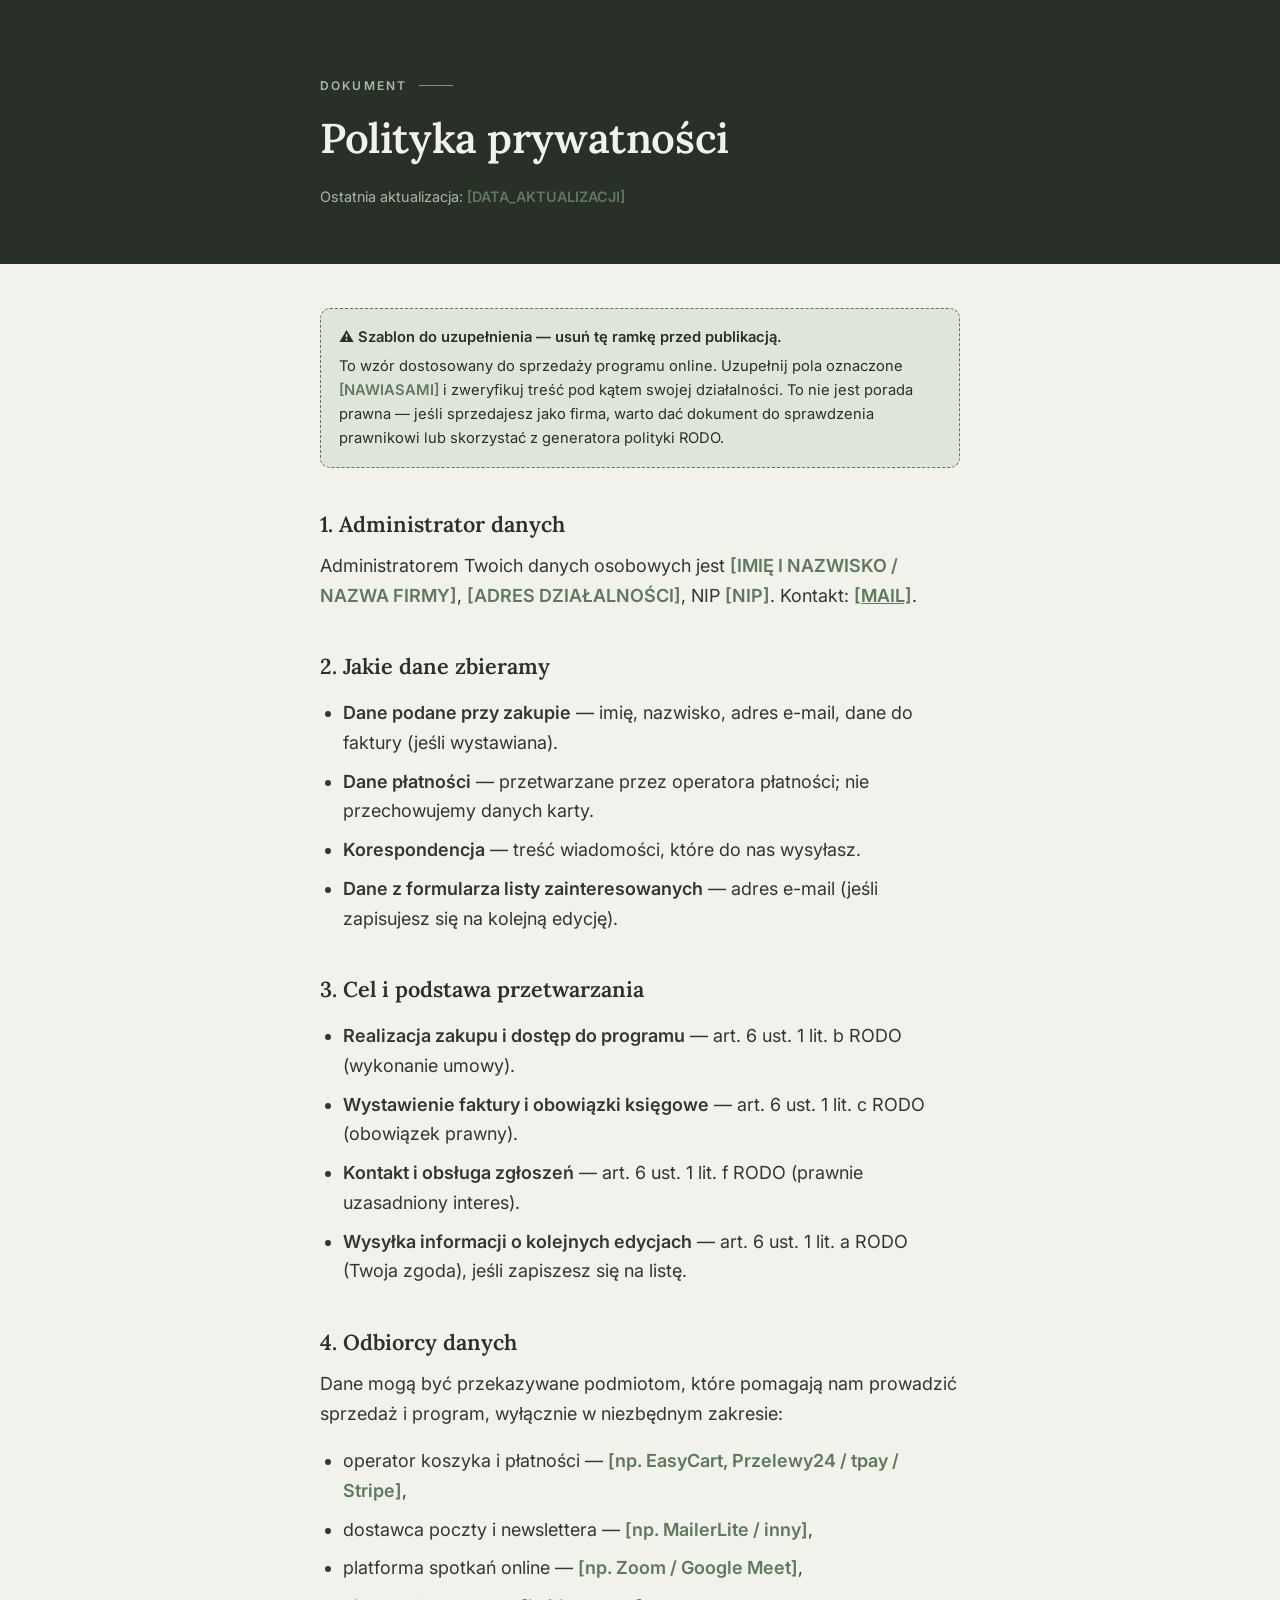
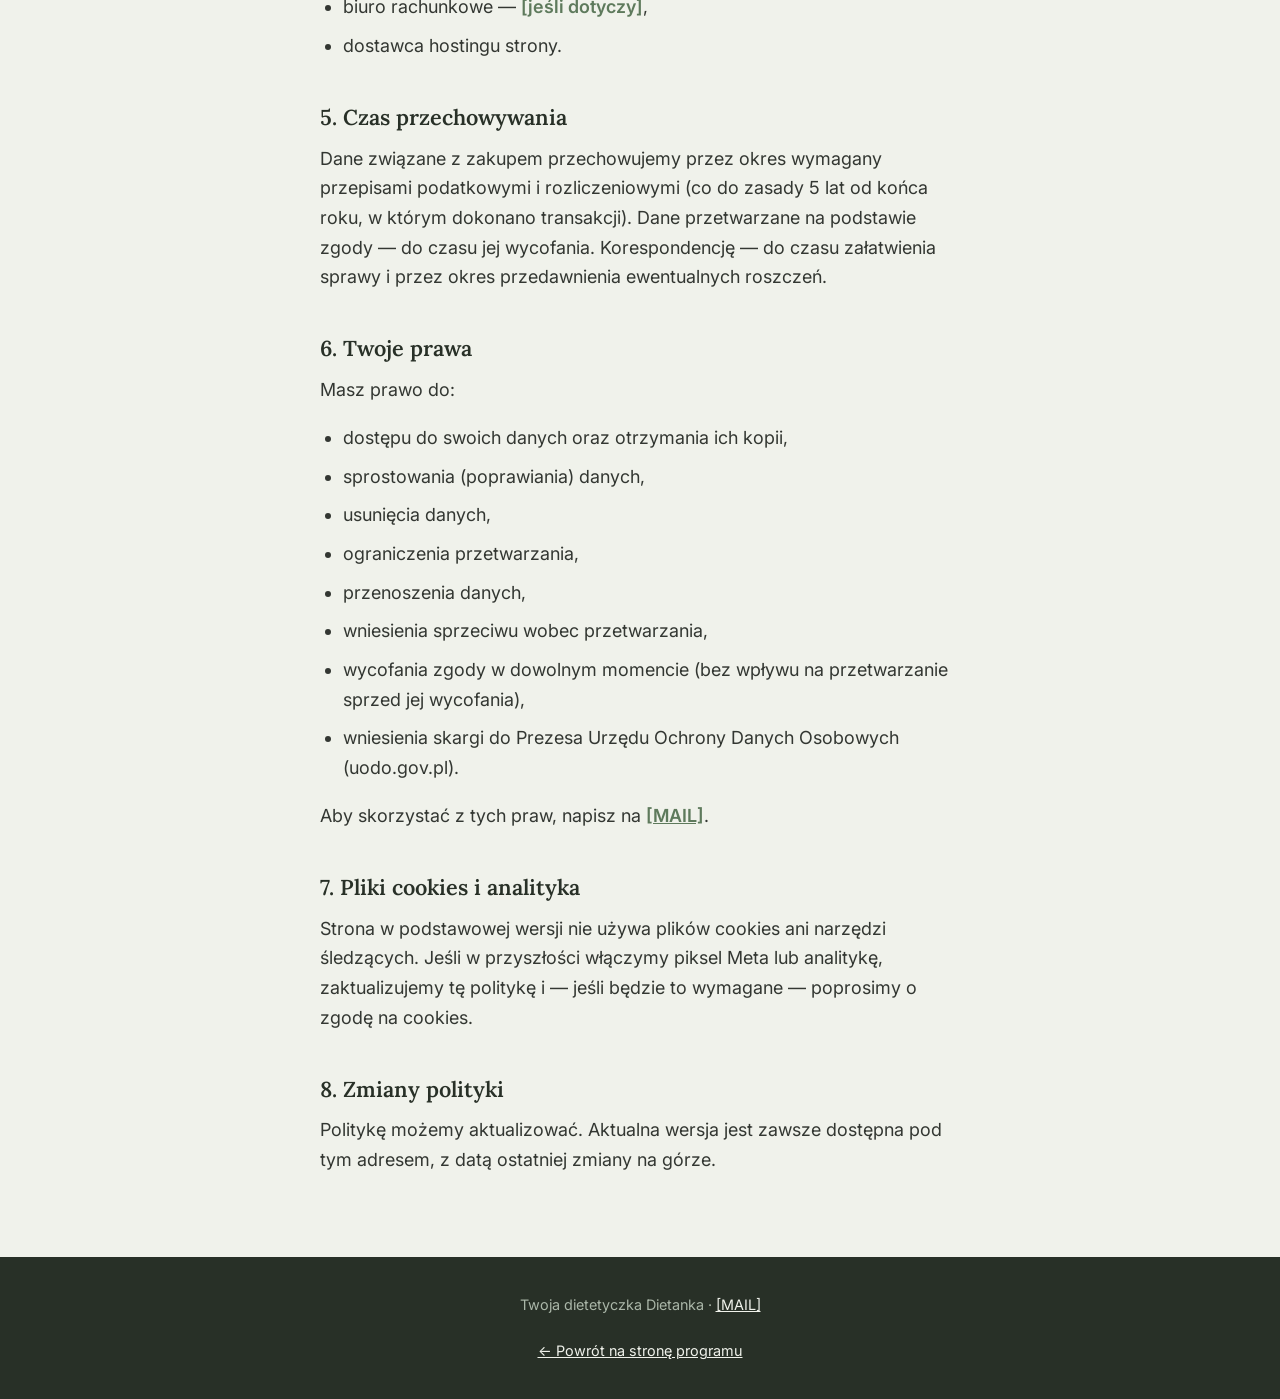
<file: polityka.html>
<!doctype html>
<html lang="pl">
<head>
<meta charset="utf-8">
<meta name="viewport" content="width=device-width, initial-scale=1">
<title>Polityka prywatności | Spokój z Jedzeniem — Dietanka</title>
<meta name="description" content="Polityka prywatności serwisu Spokój z Jedzeniem online.">
<meta name="robots" content="noindex">

<link rel="preconnect" href="https://fonts.googleapis.com">
<link rel="preconnect" href="https://fonts.gstatic.com" crossorigin>
<link href="https://fonts.googleapis.com/css2?family=Lora:wght@500;600&family=Inter:wght@400;500;600&display=swap" rel="stylesheet">

<style>
:root{
  --green-dark:#283027;
  --paper:#F0F2EB;
  --sage:#5E7A5C;
  --sage-light:#AAB6A8;
  --ink:#333732;
  --maxw:680px;
  --radius:10px;
  --serif:'Lora',Georgia,'Times New Roman',serif;
  --sans:'Inter',-apple-system,BlinkMacSystemFont,'Segoe UI',Roboto,Helvetica,Arial,sans-serif;
}
*{box-sizing:border-box}
html{-webkit-text-size-adjust:100%}
body{
  margin:0;background:var(--paper);color:var(--ink);
  font-family:var(--sans);font-size:17px;line-height:1.65;
  -webkit-font-smoothing:antialiased;text-rendering:optimizeLegibility;
}
.wrap{max-width:var(--maxw);margin:0 auto;padding:0 20px}
h1,h2,h3{font-family:var(--serif);font-weight:600;line-height:1.25;color:var(--green-dark);margin:0 0 .5em}
h1{font-size:2.1rem;letter-spacing:-.01em}
h2{font-size:1.35rem;margin:2em 0 .6em}
h3{font-size:1.1rem;margin:1.4em 0 .4em}
p,li{margin:0 0 1em}
ul,ol{padding-left:1.3em}
li{margin-bottom:.5em}
strong{font-weight:600}
a{color:var(--sage)}
a:focus-visible{outline:3px solid var(--sage);outline-offset:3px;border-radius:6px}

/* header */
.head{background:var(--green-dark);color:var(--paper);padding:56px 20px 44px}
.head .wrap{padding:0 20px}
.head h1{color:var(--paper)}
.kicker{
  display:flex;align-items:center;gap:12px;
  font-size:.75rem;font-weight:600;letter-spacing:.18em;
  text-transform:uppercase;color:var(--sage-light);margin:0 0 16px;
}
.kicker::after{content:"";flex:0 0 34px;height:1px;background:currentColor;opacity:.7}
.head .updated{color:var(--sage-light);font-size:.9rem;margin:8px 0 0}

/* body */
.doc{padding:44px 0 64px}

/* editor note */
.note{
  background:rgba(94,122,92,.1);
  border:1px dashed var(--sage);
  border-radius:var(--radius);
  padding:16px 18px;margin:0 0 32px;
  font-size:.92rem;color:var(--green-dark);
}
.note strong{display:block;margin-bottom:4px}

.field{color:var(--sage);font-weight:600}

/* footer */
.footer{padding:36px 20px;background:var(--green-dark);color:var(--sage-light);text-align:center;font-size:.9rem}
.footer a{color:var(--paper)}
.back{display:inline-block;margin-top:8px}

@media (min-width:768px){
  body{font-size:18px}
  .head{padding:76px 24px 56px}
  h1{font-size:2.6rem}
}
@media (prefers-reduced-motion:reduce){*{transition:none!important;animation:none!important}}
</style>
</head>
<body>

<header class="head">
  <div class="wrap">
    <p class="kicker">Dokument</p>
    <h1>Polityka prywatności</h1>
    <p class="updated">Ostatnia aktualizacja: <span class="field">[DATA_AKTUALIZACJI]</span></p>
  </div>
</header>

<main class="doc">
  <div class="wrap">

    <div class="note">
      <strong>⚠ Szablon do uzupełnienia — usuń tę ramkę przed publikacją.</strong>
      To wzór dostosowany do sprzedaży programu online. Uzupełnij pola oznaczone <span class="field">[NAWIASAMI]</span>
      i zweryfikuj treść pod kątem swojej działalności. To nie jest porada prawna — jeśli sprzedajesz jako firma,
      warto dać dokument do sprawdzenia prawnikowi lub skorzystać z generatora polityki RODO.
    </div>

    <h2>1. Administrator danych</h2>
    <p>
      Administratorem Twoich danych osobowych jest <span class="field">[IMIĘ I NAZWISKO / NAZWA FIRMY]</span>,
      <span class="field">[ADRES DZIAŁALNOŚCI]</span>, NIP <span class="field">[NIP]</span>.
      Kontakt: <a href="mailto:[MAIL]"><span class="field">[MAIL]</span></a>.
    </p>

    <h2>2. Jakie dane zbieramy</h2>
    <ul>
      <li><strong>Dane podane przy zakupie</strong> — imię, nazwisko, adres e-mail, dane do faktury (jeśli wystawiana).</li>
      <li><strong>Dane płatności</strong> — przetwarzane przez operatora płatności; nie przechowujemy danych karty.</li>
      <li><strong>Korespondencja</strong> — treść wiadomości, które do nas wysyłasz.</li>
      <li><strong>Dane z formularza listy zainteresowanych</strong> — adres e-mail (jeśli zapisujesz się na kolejną edycję).</li>
    </ul>

    <h2>3. Cel i podstawa przetwarzania</h2>
    <ul>
      <li><strong>Realizacja zakupu i dostęp do programu</strong> — art. 6 ust. 1 lit. b RODO (wykonanie umowy).</li>
      <li><strong>Wystawienie faktury i obowiązki księgowe</strong> — art. 6 ust. 1 lit. c RODO (obowiązek prawny).</li>
      <li><strong>Kontakt i obsługa zgłoszeń</strong> — art. 6 ust. 1 lit. f RODO (prawnie uzasadniony interes).</li>
      <li><strong>Wysyłka informacji o kolejnych edycjach</strong> — art. 6 ust. 1 lit. a RODO (Twoja zgoda), jeśli zapiszesz się na listę.</li>
    </ul>

    <h2>4. Odbiorcy danych</h2>
    <p>
      Dane mogą być przekazywane podmiotom, które pomagają nam prowadzić sprzedaż i program, wyłącznie w niezbędnym zakresie:
    </p>
    <ul>
      <li>operator koszyka i płatności — <span class="field">[np. EasyCart, Przelewy24 / tpay / Stripe]</span>,</li>
      <li>dostawca poczty i newslettera — <span class="field">[np. MailerLite / inny]</span>,</li>
      <li>platforma spotkań online — <span class="field">[np. Zoom / Google Meet]</span>,</li>
      <li>biuro rachunkowe — <span class="field">[jeśli dotyczy]</span>,</li>
      <li>dostawca hostingu strony.</li>
    </ul>

    <h2>5. Czas przechowywania</h2>
    <p>
      Dane związane z zakupem przechowujemy przez okres wymagany przepisami podatkowymi i rozliczeniowymi
      (co do zasady 5 lat od końca roku, w którym dokonano transakcji). Dane przetwarzane na podstawie zgody —
      do czasu jej wycofania. Korespondencję — do czasu załatwienia sprawy i przez okres przedawnienia ewentualnych roszczeń.
    </p>

    <h2>6. Twoje prawa</h2>
    <p>Masz prawo do:</p>
    <ul>
      <li>dostępu do swoich danych oraz otrzymania ich kopii,</li>
      <li>sprostowania (poprawiania) danych,</li>
      <li>usunięcia danych,</li>
      <li>ograniczenia przetwarzania,</li>
      <li>przenoszenia danych,</li>
      <li>wniesienia sprzeciwu wobec przetwarzania,</li>
      <li>wycofania zgody w dowolnym momencie (bez wpływu na przetwarzanie sprzed jej wycofania),</li>
      <li>wniesienia skargi do Prezesa Urzędu Ochrony Danych Osobowych (uodo.gov.pl).</li>
    </ul>
    <p>Aby skorzystać z tych praw, napisz na <a href="mailto:[MAIL]"><span class="field">[MAIL]</span></a>.</p>

    <h2>7. Pliki cookies i analityka</h2>
    <p>
      Strona w podstawowej wersji nie używa plików cookies ani narzędzi śledzących.
      Jeśli w przyszłości włączymy piksel Meta lub analitykę, zaktualizujemy tę politykę i — jeśli będzie to wymagane —
      poprosimy o zgodę na cookies.
    </p>

    <h2>8. Zmiany polityki</h2>
    <p>
      Politykę możemy aktualizować. Aktualna wersja jest zawsze dostępna pod tym adresem, z datą ostatniej zmiany na górze.
    </p>

  </div>
</main>

<footer class="footer">
  <div class="wrap">
    <p>Twoja dietetyczka Dietanka · <a href="mailto:[MAIL]">[MAIL]</a></p>
    <a class="back" href="index.html">← Powrót na stronę programu</a>
  </div>
</footer>

</body>
</html>
</file>
<file: quiz/style.css>
/* ============================================================
   Quiz „Jaki jest Twój wzorzec z jedzeniem?” · Dietanka
   Paleta i typografia — z makiety Fazy 1 (390 px, mobile-first)
   ============================================================ */

:root {
  --page-bg: #1E241D;
  --dark: #283027;
  --paper: #F0F2EB;
  --paper-hover: #F7F8F4;
  --ink: #333732;
  --green: #5E7A5C;
  --green-hover: #6B8A69;
  --sage: #AAB6A8;
  --muted-on-dark: #C9D0C7;
  --muted-on-light: #8B9689;
  --footnote: #6E786C;
  --line-light: #DDE2D8;
  --error: #B4552D;
  --font-serif: 'Lora', Georgia, serif;
  --font-sans: 'PT Sans', system-ui, -apple-system, sans-serif;
}

* { box-sizing: border-box; }

html, body {
  margin: 0;
  padding: 0;
  background: var(--page-bg);
  font-family: var(--font-sans);
  -webkit-text-size-adjust: 100%;
}

#app {
  max-width: 430px;
  margin: 0 auto;
  min-height: 100dvh;
  display: flex;
  flex-direction: column;
}

/* ---------- Ekrany ---------- */

.screen {
  flex: 1;
  display: flex;
  flex-direction: column;
  min-height: 100dvh;
}

.screen[hidden] { display: none; } /* atrybut hidden musi wygrywać z display:flex */

.screen--dark { background: var(--dark); }
.screen--light { background: var(--paper); }

.screen__footer {
  padding: 20px 28px 26px;
  font-size: 13px;
}
.screen__footer--dark {
  border-top: 1px solid rgba(170, 182, 168, 0.25);
  color: var(--sage);
}
.screen__footer--light {
  padding: 18px 24px 24px;
  color: var(--muted-on-light);
}

/* ---------- Kicker (kreska + nadtytuł) ---------- */

.kicker { display: flex; flex-direction: column; gap: 10px; }
.kicker__line { width: 36px; height: 2px; background: var(--sage); }
.kicker__text {
  color: var(--sage);
  font-size: 12px;
  font-weight: 700;
  letter-spacing: 0.22em;
  text-transform: uppercase;
}

/* ---------- Przyciski ---------- */

.btn {
  font-family: var(--font-sans);
  font-size: 17px;
  font-weight: 700;
  color: var(--paper);
  background: var(--green);
  border: none;
  border-radius: 999px;
  padding: 16px 36px;
  min-height: 52px;
  cursor: pointer;
  width: 100%;
  display: inline-flex;
  align-items: center;
  justify-content: center;
  gap: 10px;
}
.btn:hover, .btn:focus-visible { background: var(--green-hover); }
.btn:disabled { opacity: 0.65; cursor: default; }
.btn--link { text-decoration: none; }

.btn__spinner {
  width: 18px;
  height: 18px;
  border: 2.5px solid rgba(240, 242, 235, 0.35);
  border-top-color: var(--paper);
  border-radius: 50%;
  animation: spin 0.7s linear infinite;
  flex: 0 0 auto;
}
@keyframes spin { to { transform: rotate(360deg); } }

/* ---------- E0 Start / E7 Podziękowanie ---------- */

.start__body {
  flex: 1;
  display: flex;
  flex-direction: column;
  justify-content: center;
  padding: 48px 28px 32px;
  gap: 22px;
}
.start__title {
  margin: 0;
  font-family: var(--font-serif);
  font-weight: 500;
  font-size: 34px;
  line-height: 1.22;
  color: var(--paper);
  text-wrap: pretty;
}
.start__lead {
  margin: 0;
  color: var(--muted-on-dark);
  font-size: 16.5px;
  line-height: 1.6;
  text-wrap: pretty;
}
.start__cta { margin-top: 10px; }

/* ---------- E1–E5 Pytania ---------- */

.quiz__header {
  padding: 26px 24px 8px;
  display: flex;
  flex-direction: column;
  gap: 10px;
}
.quiz__meta {
  display: flex;
  align-items: baseline;
  justify-content: space-between;
}
.quiz__label {
  color: var(--green);
  font-size: 12px;
  font-weight: 700;
  letter-spacing: 0.22em;
  text-transform: uppercase;
}
.quiz__counter { color: var(--ink); font-size: 14px; font-weight: 700; }

.progress {
  height: 4px;
  background: var(--line-light);
  border-radius: 2px;
  overflow: hidden;
}
.progress__fill {
  width: 0%;
  height: 100%;
  background: var(--green);
  border-radius: 2px;
  transition: width 0.25s ease;
}

.quiz__body {
  padding: 22px 24px 32px;
  display: flex;
  flex-direction: column;
  gap: 20px;
  flex: 1;
}
.quiz__question {
  margin: 0;
  font-family: var(--font-serif);
  font-weight: 500;
  font-size: 25px;
  line-height: 1.3;
  color: var(--ink);
  text-wrap: pretty;
}
.quiz__answers { display: flex; flex-direction: column; gap: 12px; }

.answer {
  font-family: var(--font-sans);
  text-align: left;
  font-size: 15.5px;
  line-height: 1.45;
  color: var(--ink);
  background: #FFFFFF;
  border: 1px solid var(--sage);
  border-radius: 12px;
  padding: 16px 18px;
  min-height: 56px;
  cursor: pointer;
  width: 100%;
}
.answer:hover, .answer:focus-visible {
  border-color: var(--green);
  background: var(--paper-hover);
}

/* ---------- E6 Wynik ---------- */

.result__header {
  padding: 44px 28px 28px;
  display: flex;
  flex-direction: column;
  gap: 12px;
}
.result__title {
  margin: 0;
  font-family: var(--font-serif);
  font-weight: 500;
  font-size: 32px;
  line-height: 1.2;
  color: var(--paper);
}
.result__card {
  background: var(--paper);
  border-radius: 20px 20px 0 0;
  padding: 28px 24px;
  display: flex;
  flex-direction: column;
  gap: 26px;
  flex: 1;
}
.result__text { display: flex; flex-direction: column; gap: 14px; }
.result__text p {
  margin: 0;
  color: var(--ink);
  font-size: 15.5px;
  line-height: 1.62;
  text-wrap: pretty;
}

/* ---------- Formularz leada ---------- */

.lead {
  border-top: 1px solid var(--sage);
  padding-top: 24px;
  display: flex;
  flex-direction: column;
  gap: 14px;
}
.lead__title {
  margin: 0;
  font-family: var(--font-serif);
  font-weight: 500;
  font-size: 20px;
  line-height: 1.35;
  color: var(--ink);
  text-wrap: pretty;
}

.input {
  font-family: var(--font-sans);
  font-size: 16px; /* ≥16px — iOS nie przybliża pola przy focusie */
  color: var(--ink);
  background: #FFFFFF;
  border: 1px solid var(--sage);
  border-radius: 12px;
  padding: 14px 16px;
  min-height: 48px;
  width: 100%;
}
.input:focus { outline: 2px solid var(--green); outline-offset: -1px; }
.input.input--invalid { border-color: var(--error); }

.lead__consent {
  display: flex;
  gap: 10px;
  align-items: flex-start;
  cursor: pointer;
}
.lead__consent input {
  width: 20px;
  height: 20px;
  margin: 1px 0 0;
  accent-color: var(--green);
  flex: 0 0 auto;
}
.lead__consent span {
  color: var(--ink);
  font-size: 13px;
  line-height: 1.5;
}
.lead__consent a { color: var(--green); }

.lead__error {
  margin: 0;
  color: var(--error);
  font-size: 14px;
  line-height: 1.5;
  font-weight: 700;
}

.lead__footnote {
  margin: 4px 0 0;
  color: var(--footnote);
  font-size: 13px;
  line-height: 1.5;
  text-wrap: pretty;
}
.lead__program { color: var(--green); font-weight: 700; }

/* honeypot — poza ekranem, niewidoczny i niedostępny dla ludzi */
.hp {
  position: absolute;
  left: -9999px;
  top: -9999px;
  height: 1px;
  width: 1px;
  overflow: hidden;
}

.result__footer {
  border-top: 1px solid var(--line-light);
  padding-top: 16px;
  display: flex;
  justify-content: space-between;
  align-items: baseline;
  gap: 12px;
  font-size: 13px;
}
.result__footer span { color: var(--muted-on-light); }
.result__restart { color: var(--muted-on-light); }

/* linki ogólne */
a { color: var(--green); }
</file>
